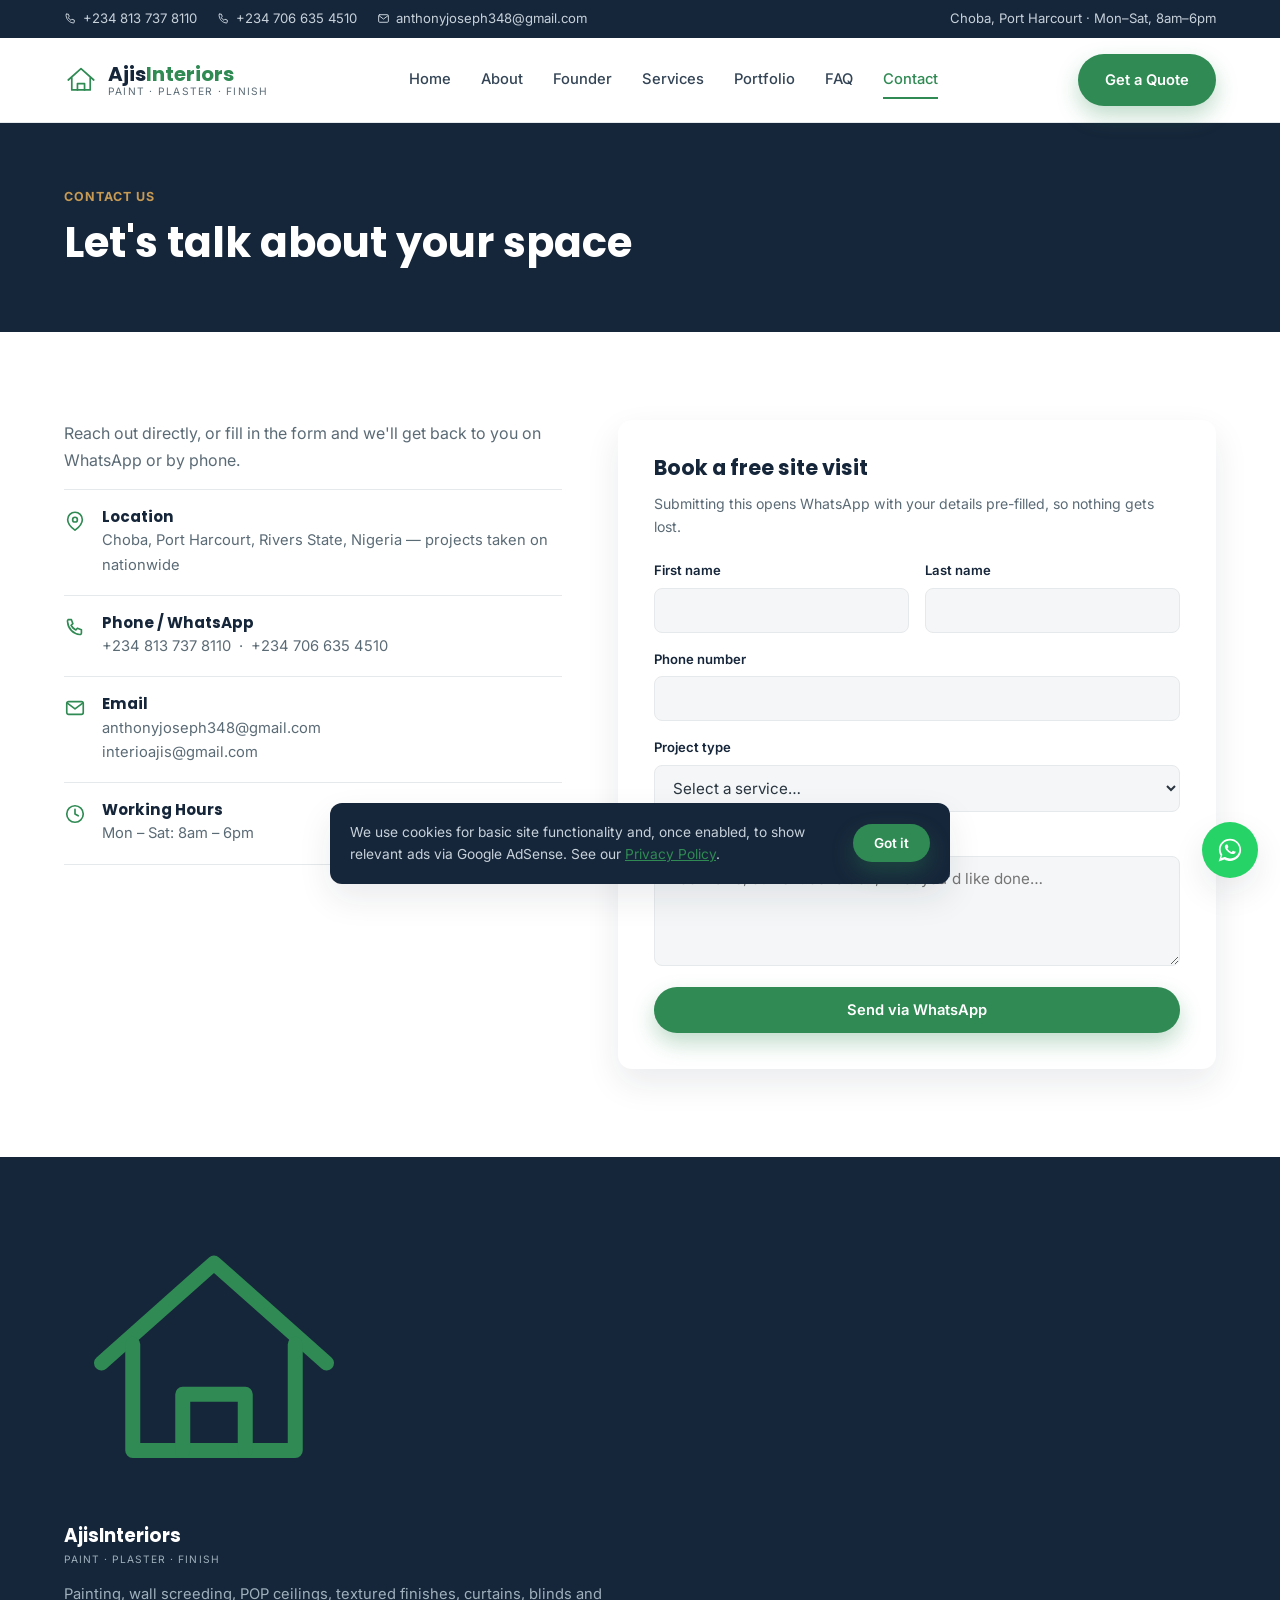
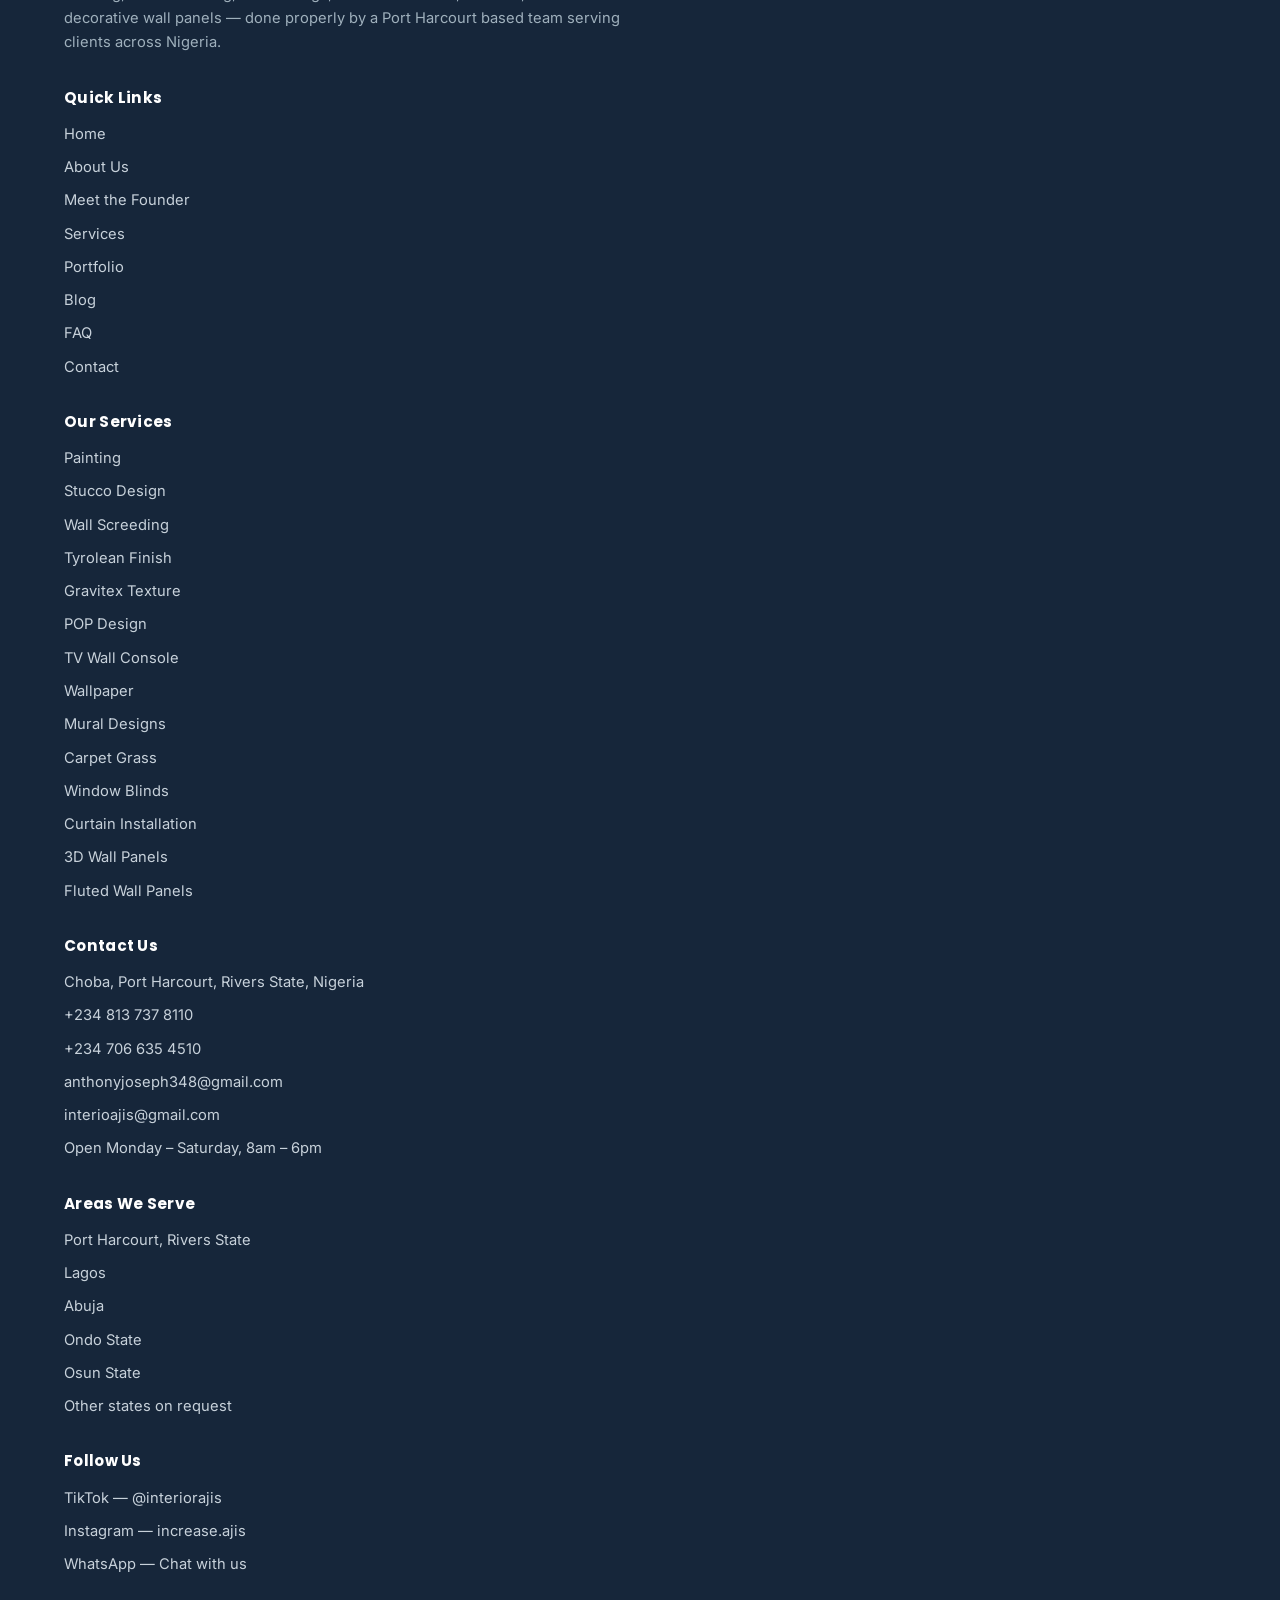
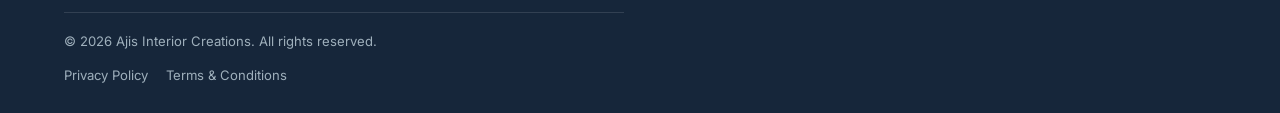
<file: contact.html>
<!doctype html>
<html lang="en">
<head>
<meta charset="UTF-8">
<meta name="viewport" content="width=device-width, initial-scale=1.0">
<title>Contact Us | Ajis Interior Creations</title>
<meta name="description" content="Get in touch with Ajis Interior Creations for a free site visit and quote — painting, POP, screeding, curtains and more, serving clients across Nigeria.">
<link rel="canonical" href="https://mmakaprince0-design.github.io/Ajis-Interior-Creation/contact.html">
<link rel="preconnect" href="https://fonts.googleapis.com">
<link rel="preconnect" href="https://fonts.gstatic.com" crossorigin>
<link href="https://fonts.googleapis.com/css2?family=Poppins:wght@500;600;700&family=Inter:wght@400;500;600&display=swap" rel="stylesheet">
<link rel="stylesheet" href="style.css">
<script src="https://cdn.cookiehub.eu/c2/7d48eb61.js"></script>
<script type="text/javascript">
document.addEventListener("DOMContentLoaded", function(event) {
var cpm = {};
window.cookiehub.load(cpm);
});
</script>
</head>
<body>
<div class="top-strip">
  <div class="container">
    <div class="top-strip-links">
      <a href="tel:+2348137378110"><svg class="ts-ic" viewBox="0 0 24 24" fill="none" stroke="currentColor" stroke-width="1.8" stroke-linecap="round" stroke-linejoin="round"><path d="M4.5 4h3.6l1.6 4.4-2 1.7a12.6 12.6 0 0 0 5.2 5.2l1.7-2 4.4 1.6v3.6c0 1-.8 1.8-1.8 1.7-7-0.5-12.7-6.2-13.2-13.2C3.3 5.3 4 4.5 4.5 4Z"/></svg> +234 813 737 8110</a>
      <a href="tel:+2347066354510"><svg class="ts-ic" viewBox="0 0 24 24" fill="none" stroke="currentColor" stroke-width="1.8" stroke-linecap="round" stroke-linejoin="round"><path d="M4.5 4h3.6l1.6 4.4-2 1.7a12.6 12.6 0 0 0 5.2 5.2l1.7-2 4.4 1.6v3.6c0 1-.8 1.8-1.8 1.7-7-0.5-12.7-6.2-13.2-13.2C3.3 5.3 4 4.5 4.5 4Z"/></svg> +234 706 635 4510</a>
      <a href="mailto:anthonyjoseph348@gmail.com"><svg class="ts-ic" viewBox="0 0 24 24" fill="none" stroke="currentColor" stroke-width="1.8" stroke-linecap="round" stroke-linejoin="round"><rect x="3" y="5" width="18" height="14" rx="2"/><path d="m4 7 8 6 8-6"/></svg> anthonyjoseph348@gmail.com</a>
    </div>
    <div>Choba, Port Harcourt · Mon–Sat, 8am–6pm</div>
  </div>
</div>

<header class="site-header">
  <div class="container">
    <a href="index.html" class="brand">
      <span class="brand-icon" aria-hidden="true">
        <svg viewBox="0 0 48 48" fill="none" stroke="currentColor" stroke-width="2.4" stroke-linecap="round" stroke-linejoin="round">
          <path d="M6 24L24 8l18 16"/>
          <path d="M11 21v17h26V21"/>
          <path d="M19 38v-9h10v9"/>
        </svg>
      </span>
      <span class="brand-text">
        <span class="brand-name">Ajis<span>Interiors</span></span>
        <span class="brand-tag">Paint · Plaster · Finish</span>
      </span>
    </a>
    <nav class="main-nav" id="main-nav">
      <a href="index.html">Home</a>
      <a href="about.html">About</a>
      <a href="founder.html">Founder</a>
      <a href="service.html">Services</a>
      <a href="portfolio.html">Portfolio</a>
      <a href="index.html#faq">FAQ</a>
      <a href="contact.html" class="active">Contact</a>
    </nav>
    <div class="header-actions">
      <a href="contact.html" class="btn btn-primary">Get a Quote</a>
      <button class="nav-toggle" id="nav-toggle" aria-label="Toggle menu" aria-expanded="false" aria-controls="main-nav">
        <span></span><span></span><span></span>
      </button>
    </div>
  </div>
</header>

<div class="page-hero">
  <div class="container">
    <div class="eyebrow" style="color:#c79a54">Contact Us</div>
    <h1>Let's talk about your space</h1>
  </div>
</div>

<section>
  <div class="container contact-wrap">
    <div class="contact-info">
      <p>Reach out directly, or fill in the form and we'll get back to you on WhatsApp or by phone.</p>
      <div class="info-row"><div class="ic"><svg viewBox="0 0 24 24" fill="none" stroke="currentColor" stroke-width="1.8" stroke-linecap="round" stroke-linejoin="round"><path d="M20 10.5c0 5.5-8 11.5-8 11.5s-8-6-8-11.5a8 8 0 1 1 16 0Z"/><circle cx="12" cy="10.5" r="2.6"/></svg></div><div><h4>Location</h4><p>Choba, Port Harcourt, Rivers State, Nigeria — projects taken on nationwide</p></div></div>
      <div class="info-row"><div class="ic"><svg viewBox="0 0 24 24" fill="none" stroke="currentColor" stroke-width="1.8" stroke-linecap="round" stroke-linejoin="round"><path d="M4.5 4h3.6l1.6 4.4-2 1.7a12.6 12.6 0 0 0 5.2 5.2l1.7-2 4.4 1.6v3.6c0 1-.8 1.8-1.8 1.7-7-0.5-12.7-6.2-13.2-13.2C3.3 5.3 4 4.5 4.5 4Z"/></svg></div><div><h4>Phone / WhatsApp</h4><p><a href="tel:+2348137378110">+234 813 737 8110</a> &nbsp;·&nbsp; <a href="tel:+2347066354510">+234 706 635 4510</a></p></div></div>
      <div class="info-row"><div class="ic"><svg viewBox="0 0 24 24" fill="none" stroke="currentColor" stroke-width="1.8" stroke-linecap="round" stroke-linejoin="round"><rect x="3" y="5" width="18" height="14" rx="2"/><path d="m4 7 8 6 8-6"/></svg></div><div><h4>Email</h4><p><a href="mailto:anthonyjoseph348@gmail.com">anthonyjoseph348@gmail.com</a><br><a href="mailto:interioajis@gmail.com">interioajis@gmail.com</a></p></div></div>
      <div class="info-row"><div class="ic"><svg viewBox="0 0 24 24" fill="none" stroke="currentColor" stroke-width="1.8" stroke-linecap="round" stroke-linejoin="round"><circle cx="12" cy="12" r="9"/><path d="M12 7v5l3.5 2"/></svg></div><div><h4>Working Hours</h4><p>Mon – Sat: 8am – 6pm</p></div></div>
    </div>

    <div class="contact-form">
      <h3>Book a free site visit</h3>
      <p class="form-note">Submitting this opens WhatsApp with your details pre-filled, so nothing gets lost.</p>
      <form id="consult-form">
        <div class="form-grid">
          <div><label for="firstName">First name</label><input type="text" id="firstName" name="firstName" required></div>
          <div><label for="lastName">Last name</label><input type="text" id="lastName" name="lastName"></div>
          <div class="full"><label for="phone">Phone number</label><input type="tel" id="phone" name="phone" required></div>
          <div class="full">
            <label for="service">Project type</label>
            <select id="service" name="service">
              <option value="">Select a service…</option>
              <option>Painting</option>
              <option>Wall Screeding</option>
              <option>Stucco / Tyrolean Finish</option>
              <option>POP Ceiling Design</option>
              <option>Wallpaper Installation</option>
              <option>Curtains &amp; Window Blinds</option>
              <option>3D / Fluted Wall Panels</option>
              <option>Something else</option>
            </select>
          </div>
          <div class="full"><label for="message">Tell us about your space</label><textarea id="message" name="message" placeholder="Room size, current condition, what you'd like done…"></textarea></div>
        </div>
        <p class="form-status" id="form-status" role="status" aria-live="polite"></p>
        <button type="submit" class="btn btn-primary btn-block">Send via WhatsApp</button>
      </form>
    </div>
  </div>
</section>

<footer class="site-footer">
  <div class="container">
    <div class="footer-stack">

      <div class="footer-block">
        <a class="footer-brand" href="index.html">
          <span class="brand-icon" aria-hidden="true"><svg viewBox="0 0 48 48" fill="none" stroke="currentColor" stroke-width="2.4" stroke-linecap="round" stroke-linejoin="round"><path d="M6 24L24 8l18 16"/><path d="M11 21v17h26V21"/><path d="M19 38v-9h10v9"/></svg></span>
          <span><span class="brand-name">AjisInteriors</span><span class="brand-tag">Paint · Plaster · Finish</span></span>
        </a>
        <p>Painting, wall screeding, POP ceilings, textured finishes, curtains, blinds and decorative wall panels — done properly by a Port Harcourt based team serving clients across Nigeria.</p>
      </div>

      <div class="footer-block">
        <h5>Quick Links</h5>
        <ul><li><a href="index.html">Home</a></li><li><a href="about.html">About Us</a></li><li><a href="founder.html">Meet the Founder</a></li><li><a href="service.html">Services</a></li><li><a href="portfolio.html">Portfolio</a></li><li><a href="service.html">Blog</a></li><li><a href="index.html#faq">FAQ</a></li><li><a href="contact.html">Contact</a></li></ul>
      </div>

      <div class="footer-block">
        <h5>Our Services</h5>
        <ul><li><a href="service.html#article-painting">Painting</a></li><li><a href="service.html#article-stucco">Stucco Design</a></li><li><a href="service.html#article-screeding">Wall Screeding</a></li><li><a href="service.html#article-tyrolean">Tyrolean Finish</a></li><li><a href="service.html#article-gravitex">Gravitex Texture</a></li><li><a href="service.html#article-pop-design">POP Design</a></li><li><a href="service.html#article-tv-console">TV Wall Console</a></li><li><a href="service.html#article-wallpaper">Wallpaper</a></li><li><a href="service.html#article-mural">Mural Designs</a></li><li><a href="service.html#article-carpet-grass">Carpet Grass</a></li><li><a href="service.html#article-blinds">Window Blinds</a></li><li><a href="service.html#article-curtains">Curtain Installation</a></li><li><a href="service.html#article-3d-panels">3D Wall Panels</a></li><li><a href="service.html#article-fluted-panels">Fluted Wall Panels</a></li></ul>
      </div>
      <div class="footer-block">
        <h5>Contact Us</h5>
        <ul>
          <li>Choba, Port Harcourt, Rivers State, Nigeria</li>
          <li><a href="tel:+2348137378110">+234 813 737 8110</a></li>
          <li><a href="tel:+2347066354510">+234 706 635 4510</a></li>
          <li><a href="mailto:anthonyjoseph348@gmail.com">anthonyjoseph348@gmail.com</a></li>
          <li><a href="mailto:interioajis@gmail.com">interioajis@gmail.com</a></li>
          <li>Open Monday – Saturday, 8am – 6pm</li>
        </ul>
      </div>

      <div class="footer-block">
        <h5>Areas We Serve</h5>
        <ul>
          <li>Port Harcourt, Rivers State</li>
          <li>Lagos</li>
          <li>Abuja</li>
          <li>Ondo State</li>
          <li>Osun State</li>
          <li>Other states on request</li>
        </ul>
      </div>

      <div class="footer-block">
        <h5>Follow Us</h5>
        <ul>
          <li><a href="https://www.tiktok.com/@interiorajis" target="_blank" rel="noopener">TikTok — @interiorajis</a></li>
          <li><a href="https://www.instagram.com/increase.ajis" target="_blank" rel="noopener">Instagram — increase.ajis</a></li>
          <li><a href="https://wa.me/2348137378110" target="_blank" rel="noopener">WhatsApp — Chat with us</a></li>
        </ul>
      </div>

    </div>
    <div class="footer-bottom">
      <div>© <span id="year">2026</span> Ajis Interior Creations. All rights reserved.</div>
      <div class="legal-links"><a href="privacy-policy.html">Privacy Policy</a><a href="terms.html">Terms &amp; Conditions</a></div>
    </div>
  </div>
</footer>

<a class="whatsapp-fab" href="https://wa.me/2348137378110" aria-label="Chat on WhatsApp" target="_blank" rel="noopener">
  <svg viewBox="0 0 32 32" fill="currentColor"><path d="M16 3C9 3 3.3 8.6 3.3 15.5c0 2.6.7 5 2 7.1L3 29l6.6-2.2c2 1.1 4.2 1.7 6.4 1.7 7 0 12.7-5.6 12.7-12.5C28.7 8.6 23 3 16 3zm0 22.7c-2 0-4-.6-5.7-1.6l-.4-.2-3.9 1.3 1.3-3.8-.3-.4a10.4 10.4 0 0 1-1.7-5.5c0-5.7 4.7-10.4 10.7-10.4S26.7 9.8 26.7 15.5 22 25.7 16 25.7zm5.9-7.8c-.3-.2-1.9-.9-2.2-1s-.5-.2-.7.2-.8 1-.9 1.2-.3.2-.6 0a8.7 8.7 0 0 1-4.3-3.8c-.3-.6.3-.5.9-1.7.1-.2 0-.4 0-.5l-.9-2.2c-.2-.5-.5-.5-.7-.5h-.6c-.2 0-.5.1-.8.4-.3.3-1 1-1 2.4s1.1 2.8 1.2 3c.1.2 2.1 3.2 5.1 4.5.7.3 1.3.5 1.7.6.7.2 1.4.2 1.9.1.6-.1 1.9-.8 2.1-1.5.3-.7.3-1.4.2-1.5-.1-.2-.3-.3-.6-.4z"/></svg>
</a>

<div class="cookie-banner" id="cookie-banner" hidden>
  <p>We use cookies for basic site functionality and, once enabled, to show relevant ads via Google AdSense. See our <a href="privacy-policy.html">Privacy Policy</a>.</p>
  <button class="btn btn-primary" id="cookie-accept">Got it</button>
</div>

<script src="script.js"></script>
</body>
</html>
</file>
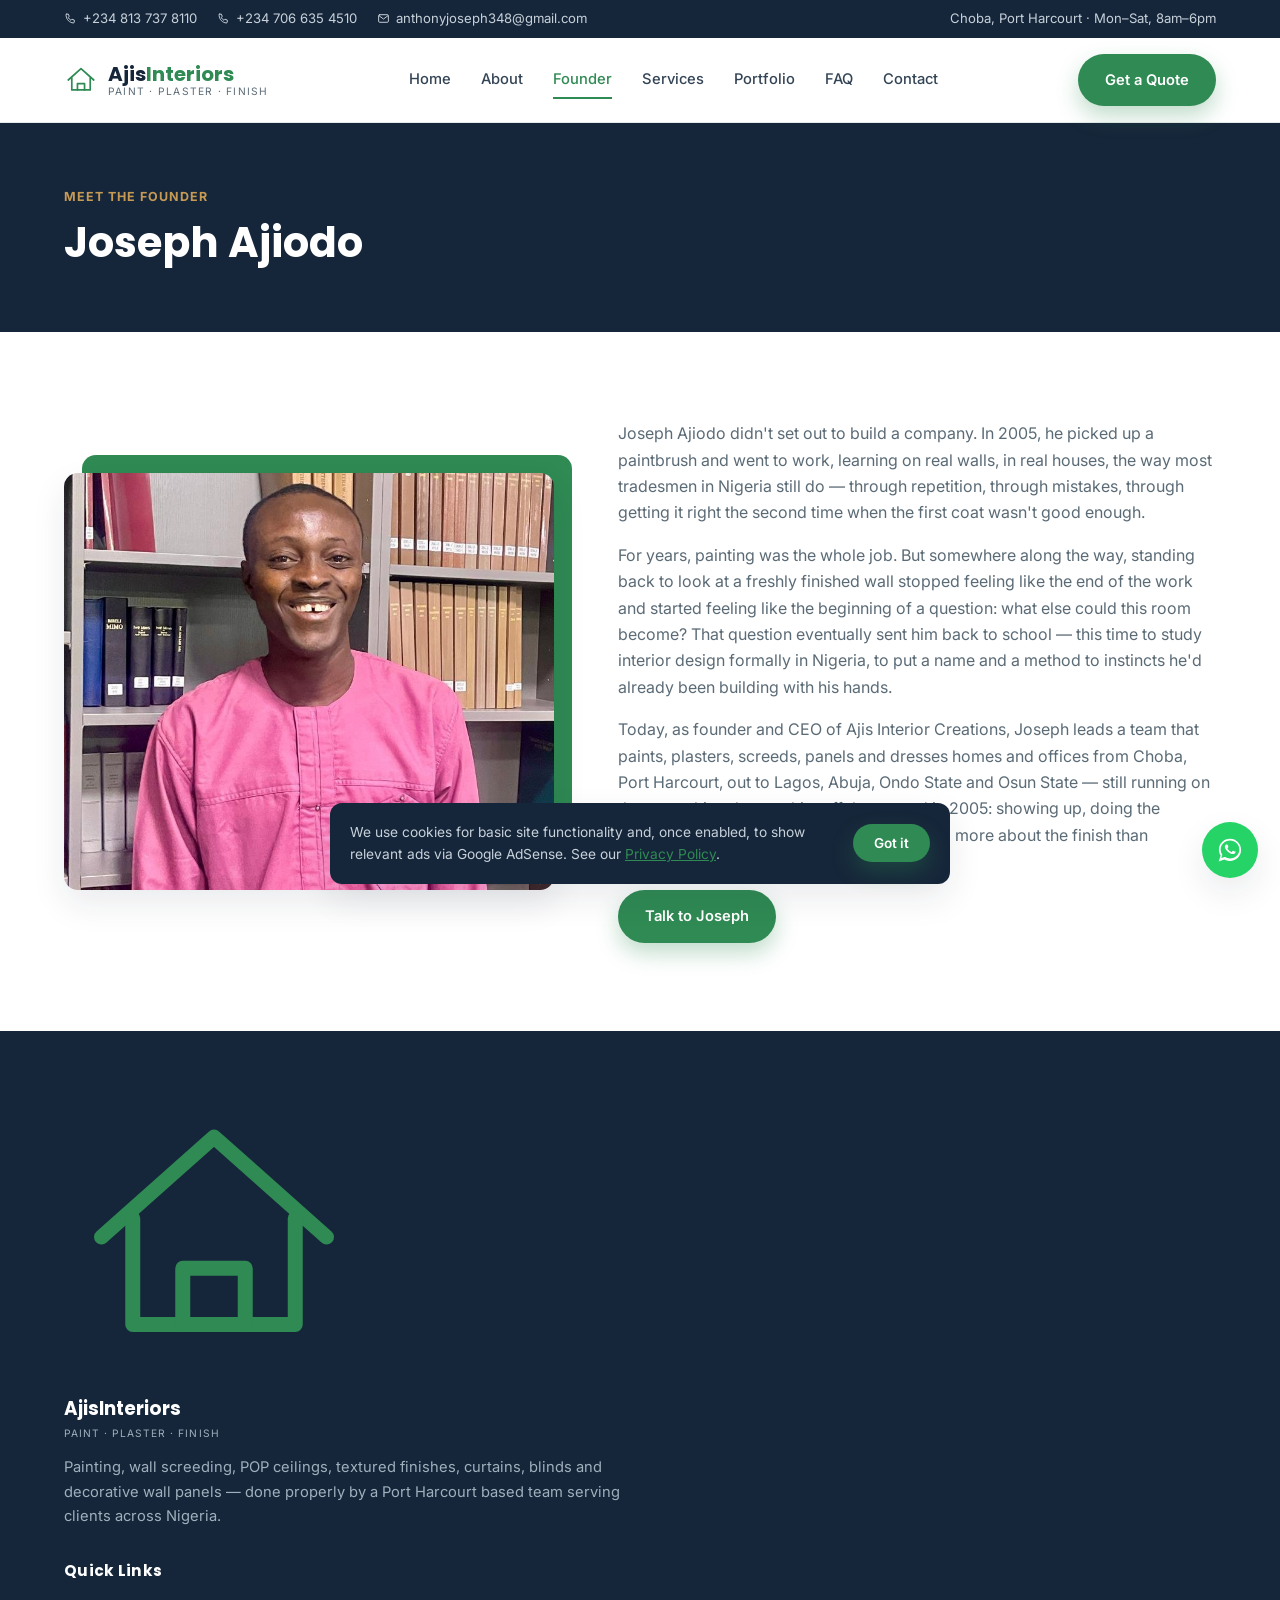
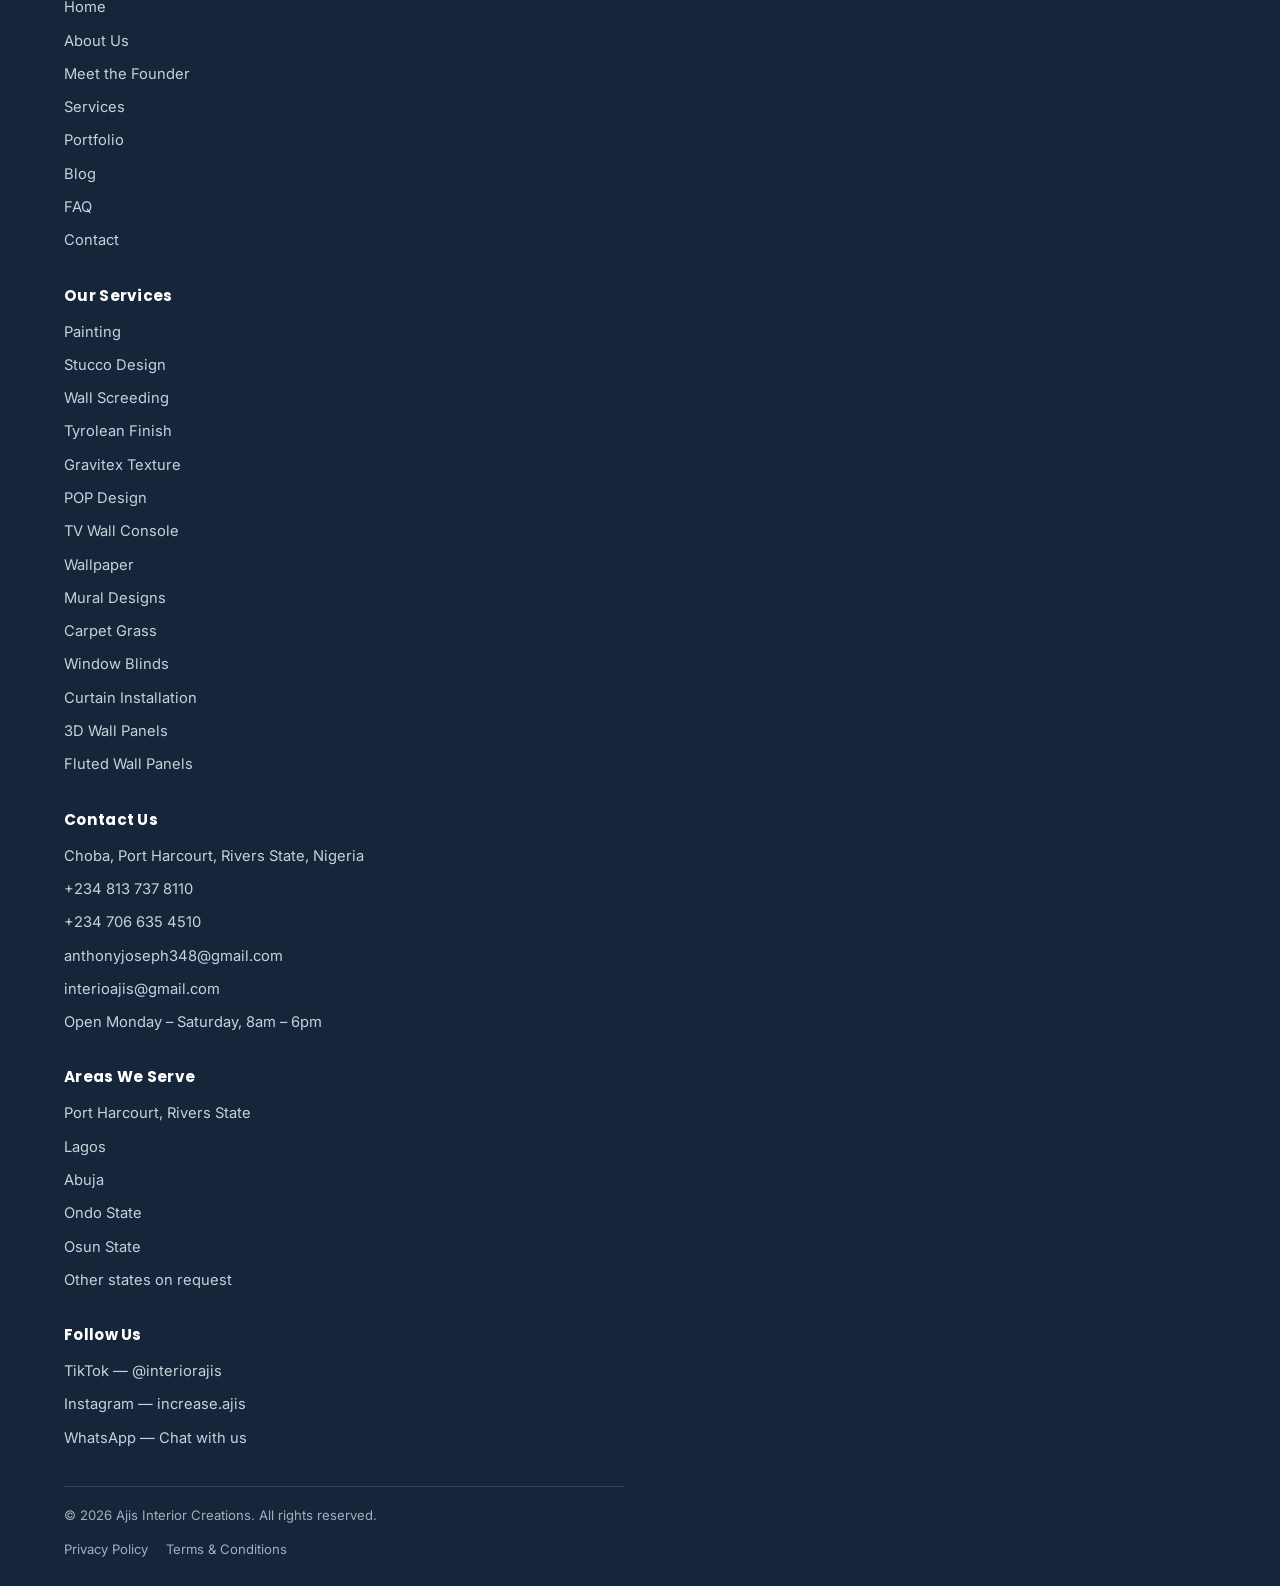
<file: founder.html>
<!doctype html>
<html lang="en">
<head>
<meta charset="UTF-8">
<meta name="viewport" content="width=device-width, initial-scale=1.0">
<title>Meet Joseph Ajiodo, Founder | Ajis Interior Creations</title>
<meta name="description" content="Meet Joseph Ajiodo, founder and CEO of Ajis Interior Creations — from picking up a paintbrush in 2005 to leading a nationwide finishing and interior works team.">
<link rel="canonical" href="https://mmakaprince0-design.github.io/Ajis-Interior-Creation/founder.html">
<link rel="preconnect" href="https://fonts.googleapis.com">
<link rel="preconnect" href="https://fonts.gstatic.com" crossorigin>
<link href="https://fonts.googleapis.com/css2?family=Poppins:wght@500;600;700&family=Inter:wght@400;500;600&display=swap" rel="stylesheet">
<link rel="stylesheet" href="style.css">
  <script src="https://cdn.cookiehub.eu/c2/7d48eb61.js"></script>
<script type="text/javascript">
document.addEventListener("DOMContentLoaded", function(event) {
var cpm = {};
window.cookiehub.load(cpm);
});
</script>
</head>
<body>
<div class="top-strip">
  <div class="container">
    <div class="top-strip-links">
      <a href="tel:+2348137378110"><svg class="ts-ic" viewBox="0 0 24 24" fill="none" stroke="currentColor" stroke-width="1.8" stroke-linecap="round" stroke-linejoin="round"><path d="M4.5 4h3.6l1.6 4.4-2 1.7a12.6 12.6 0 0 0 5.2 5.2l1.7-2 4.4 1.6v3.6c0 1-.8 1.8-1.8 1.7-7-0.5-12.7-6.2-13.2-13.2C3.3 5.3 4 4.5 4.5 4Z"/></svg> +234 813 737 8110</a>
      <a href="tel:+2347066354510"><svg class="ts-ic" viewBox="0 0 24 24" fill="none" stroke="currentColor" stroke-width="1.8" stroke-linecap="round" stroke-linejoin="round"><path d="M4.5 4h3.6l1.6 4.4-2 1.7a12.6 12.6 0 0 0 5.2 5.2l1.7-2 4.4 1.6v3.6c0 1-.8 1.8-1.8 1.7-7-0.5-12.7-6.2-13.2-13.2C3.3 5.3 4 4.5 4.5 4Z"/></svg> +234 706 635 4510</a>
      <a href="mailto:anthonyjoseph348@gmail.com"><svg class="ts-ic" viewBox="0 0 24 24" fill="none" stroke="currentColor" stroke-width="1.8" stroke-linecap="round" stroke-linejoin="round"><rect x="3" y="5" width="18" height="14" rx="2"/><path d="m4 7 8 6 8-6"/></svg> anthonyjoseph348@gmail.com</a>
    </div>
    <div>Choba, Port Harcourt · Mon–Sat, 8am–6pm</div>
  </div>
</div>

<header class="site-header">
  <div class="container">
    <a href="index.html" class="brand">
      <span class="brand-icon" aria-hidden="true">
        <svg viewBox="0 0 48 48" fill="none" stroke="currentColor" stroke-width="2.4" stroke-linecap="round" stroke-linejoin="round">
          <path d="M6 24L24 8l18 16"/>
          <path d="M11 21v17h26V21"/>
          <path d="M19 38v-9h10v9"/>
        </svg>
      </span>
      <span class="brand-text">
        <span class="brand-name">Ajis<span>Interiors</span></span>
        <span class="brand-tag">Paint · Plaster · Finish</span>
      </span>
    </a>
    <nav class="main-nav" id="main-nav">
      <a href="index.html">Home</a>
      <a href="about.html">About</a>
      <a href="founder.html" class="active">Founder</a>
      <a href="service.html">Services</a>
      <a href="portfolio.html">Portfolio</a>
      <a href="index.html#faq">FAQ</a>
      <a href="contact.html">Contact</a>
    </nav>
    <div class="header-actions">
      <a href="contact.html" class="btn btn-primary">Get a Quote</a>
      <button class="nav-toggle" id="nav-toggle" aria-label="Toggle menu" aria-expanded="false" aria-controls="main-nav">
        <span></span><span></span><span></span>
      </button>
    </div>
  </div>
</header>

<div class="page-hero">
  <div class="container">
    <div class="eyebrow" style="color:#c79a54">Meet the Founder</div>
    <h1>Joseph Ajiodo</h1>
  </div>
</div>

<section>
  <div class="container about-wrap">
    <div class="about-media">
      <img src="founder-joseph-ajiodo.jpg" alt="Joseph Ajiodo, founder of Ajis Interior Creations">
    </div>
    <div>
      <p>Joseph Ajiodo didn't set out to build a company. In 2005, he picked up a paintbrush and went to work, learning on real walls, in real houses, the way most tradesmen in Nigeria still do — through repetition, through mistakes, through getting it right the second time when the first coat wasn't good enough.</p>
      <p>For years, painting was the whole job. But somewhere along the way, standing back to look at a freshly finished wall stopped feeling like the end of the work and started feeling like the beginning of a question: what else could this room become? That question eventually sent him back to school — this time to study interior design formally in Nigeria, to put a name and a method to instincts he'd already been building with his hands.</p>
      <p>Today, as founder and CEO of Ajis Interior Creations, Joseph leads a team that paints, plasters, screeds, panels and dresses homes and offices from Choba, Port Harcourt, out to Lagos, Abuja, Ondo State and Osun State — still running on the same thing that got him off the ground in 2005: showing up, doing the unglamorous prep work properly, and caring more about the finish than anyone's paying him to.</p>
      <a href="contact.html" class="btn btn-primary">Talk to Joseph</a>
    </div>
  </div>
</section>

<footer class="site-footer">
  <div class="container">
    <div class="footer-stack">

      <div class="footer-block">
        <a class="footer-brand" href="index.html">
          <span class="brand-icon" aria-hidden="true"><svg viewBox="0 0 48 48" fill="none" stroke="currentColor" stroke-width="2.4" stroke-linecap="round" stroke-linejoin="round"><path d="M6 24L24 8l18 16"/><path d="M11 21v17h26V21"/><path d="M19 38v-9h10v9"/></svg></span>
          <span><span class="brand-name">AjisInteriors</span><span class="brand-tag">Paint · Plaster · Finish</span></span>
        </a>
        <p>Painting, wall screeding, POP ceilings, textured finishes, curtains, blinds and decorative wall panels — done properly by a Port Harcourt based team serving clients across Nigeria.</p>
      </div>

      <div class="footer-block">
        <h5>Quick Links</h5>
        <ul><li><a href="index.html">Home</a></li><li><a href="about.html">About Us</a></li><li><a href="founder.html">Meet the Founder</a></li><li><a href="service.html">Services</a></li><li><a href="portfolio.html">Portfolio</a></li><li><a href="service.html">Blog</a></li><li><a href="index.html#faq">FAQ</a></li><li><a href="contact.html">Contact</a></li></ul>
      </div>

      <div class="footer-block">
        <h5>Our Services</h5>
        <ul><li><a href="service.html#article-painting">Painting</a></li><li><a href="service.html#article-stucco">Stucco Design</a></li><li><a href="service.html#article-screeding">Wall Screeding</a></li><li><a href="service.html#article-tyrolean">Tyrolean Finish</a></li><li><a href="service.html#article-gravitex">Gravitex Texture</a></li><li><a href="service.html#article-pop-design">POP Design</a></li><li><a href="service.html#article-tv-console">TV Wall Console</a></li><li><a href="service.html#article-wallpaper">Wallpaper</a></li><li><a href="service.html#article-mural">Mural Designs</a></li><li><a href="service.html#article-carpet-grass">Carpet Grass</a></li><li><a href="service.html#article-blinds">Window Blinds</a></li><li><a href="service.html#article-curtains">Curtain Installation</a></li><li><a href="service.html#article-3d-panels">3D Wall Panels</a></li><li><a href="service.html#article-fluted-panels">Fluted Wall Panels</a></li></ul>
      </div>
      <div class="footer-block">
        <h5>Contact Us</h5>
        <ul>
          <li>Choba, Port Harcourt, Rivers State, Nigeria</li>
          <li><a href="tel:+2348137378110">+234 813 737 8110</a></li>
          <li><a href="tel:+2347066354510">+234 706 635 4510</a></li>
          <li><a href="mailto:anthonyjoseph348@gmail.com">anthonyjoseph348@gmail.com</a></li>
          <li><a href="mailto:interioajis@gmail.com">interioajis@gmail.com</a></li>
          <li>Open Monday – Saturday, 8am – 6pm</li>
        </ul>
      </div>

      <div class="footer-block">
        <h5>Areas We Serve</h5>
        <ul>
          <li>Port Harcourt, Rivers State</li>
          <li>Lagos</li>
          <li>Abuja</li>
          <li>Ondo State</li>
          <li>Osun State</li>
          <li>Other states on request</li>
        </ul>
      </div>

      <div class="footer-block">
        <h5>Follow Us</h5>
        <ul>
          <li><a href="https://www.tiktok.com/@interiorajis" target="_blank" rel="noopener">TikTok — @interiorajis</a></li>
          <li><a href="https://www.instagram.com/increase.ajis" target="_blank" rel="noopener">Instagram — increase.ajis</a></li>
          <li><a href="https://wa.me/2348137378110" target="_blank" rel="noopener">WhatsApp — Chat with us</a></li>
        </ul>
      </div>

    </div>
    <div class="footer-bottom">
      <div>© <span id="year">2026</span> Ajis Interior Creations. All rights reserved.</div>
      <div class="legal-links"><a href="privacy-policy.html">Privacy Policy</a><a href="terms.html">Terms &amp; Conditions</a></div>
    </div>
  </div>
</footer>

<a class="whatsapp-fab" href="https://wa.me/2348137378110" aria-label="Chat on WhatsApp" target="_blank" rel="noopener">
  <svg viewBox="0 0 32 32" fill="currentColor"><path d="M16 3C9 3 3.3 8.6 3.3 15.5c0 2.6.7 5 2 7.1L3 29l6.6-2.2c2 1.1 4.2 1.7 6.4 1.7 7 0 12.7-5.6 12.7-12.5C28.7 8.6 23 3 16 3zm0 22.7c-2 0-4-.6-5.7-1.6l-.4-.2-3.9 1.3 1.3-3.8-.3-.4a10.4 10.4 0 0 1-1.7-5.5c0-5.7 4.7-10.4 10.7-10.4S26.7 9.8 26.7 15.5 22 25.7 16 25.7zm5.9-7.8c-.3-.2-1.9-.9-2.2-1s-.5-.2-.7.2-.8 1-.9 1.2-.3.2-.6 0a8.7 8.7 0 0 1-4.3-3.8c-.3-.6.3-.5.9-1.7.1-.2 0-.4 0-.5l-.9-2.2c-.2-.5-.5-.5-.7-.5h-.6c-.2 0-.5.1-.8.4-.3.3-1 1-1 2.4s1.1 2.8 1.2 3c.1.2 2.1 3.2 5.1 4.5.7.3 1.3.5 1.7.6.7.2 1.4.2 1.9.1.6-.1 1.9-.8 2.1-1.5.3-.7.3-1.4.2-1.5-.1-.2-.3-.3-.6-.4z"/></svg>
</a>

<div class="cookie-banner" id="cookie-banner" hidden>
  <p>We use cookies for basic site functionality and, once enabled, to show relevant ads via Google AdSense. See our <a href="privacy-policy.html">Privacy Policy</a>.</p>
  <button class="btn btn-primary" id="cookie-accept">Got it</button>
</div>

<script src="script.js"></script>
</body>
</html>
</file>
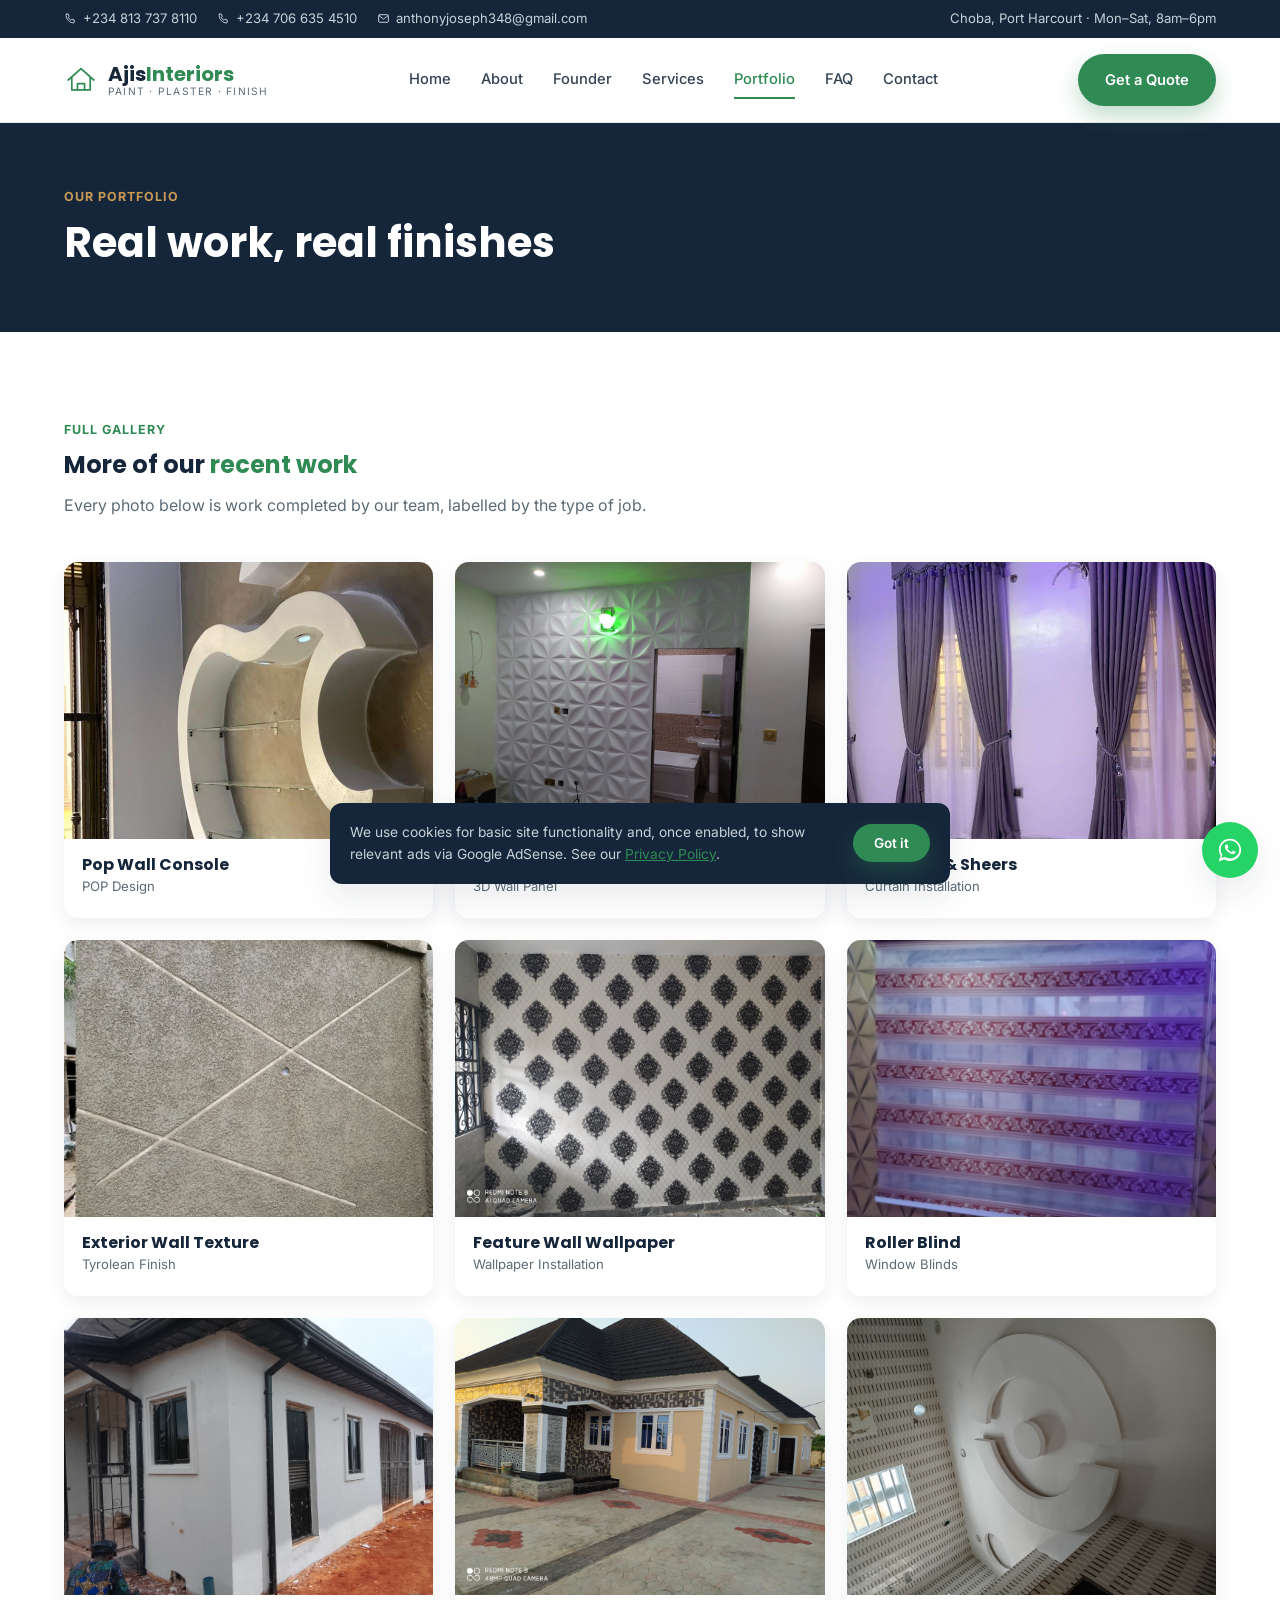
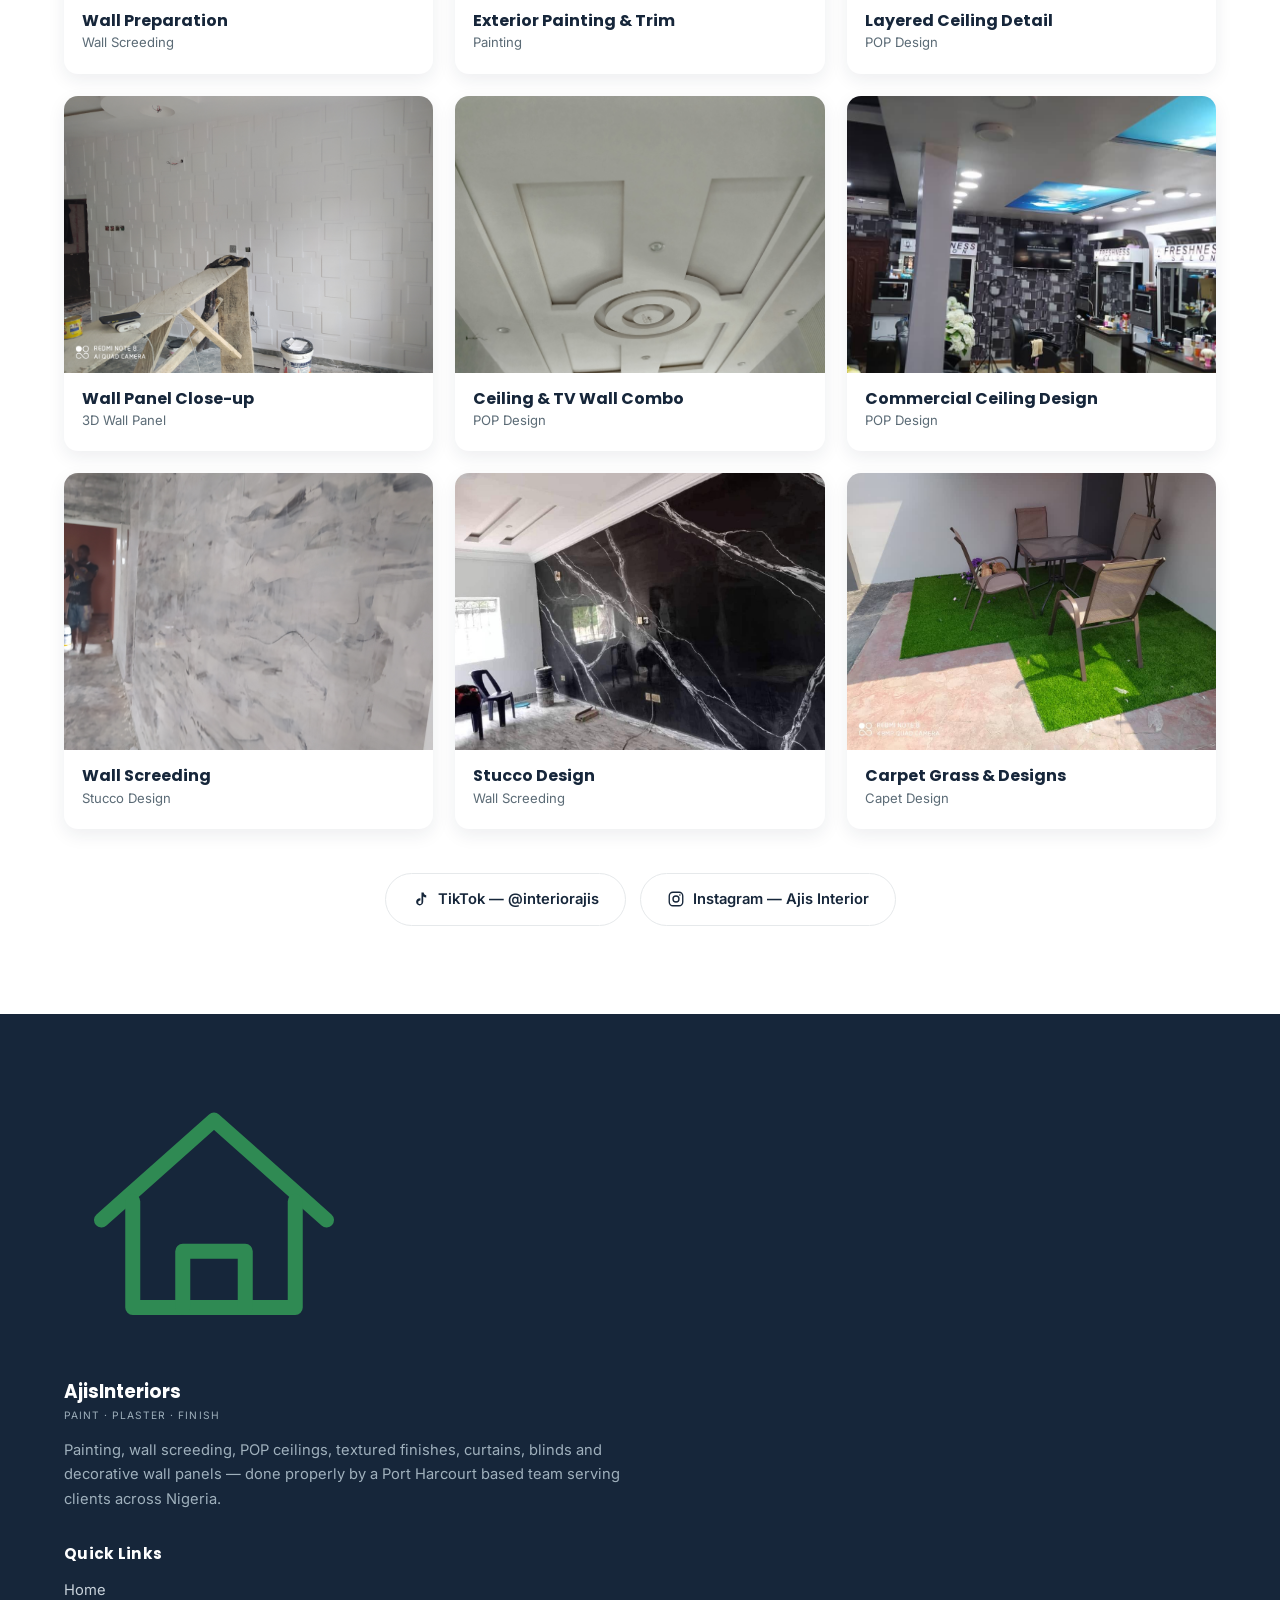
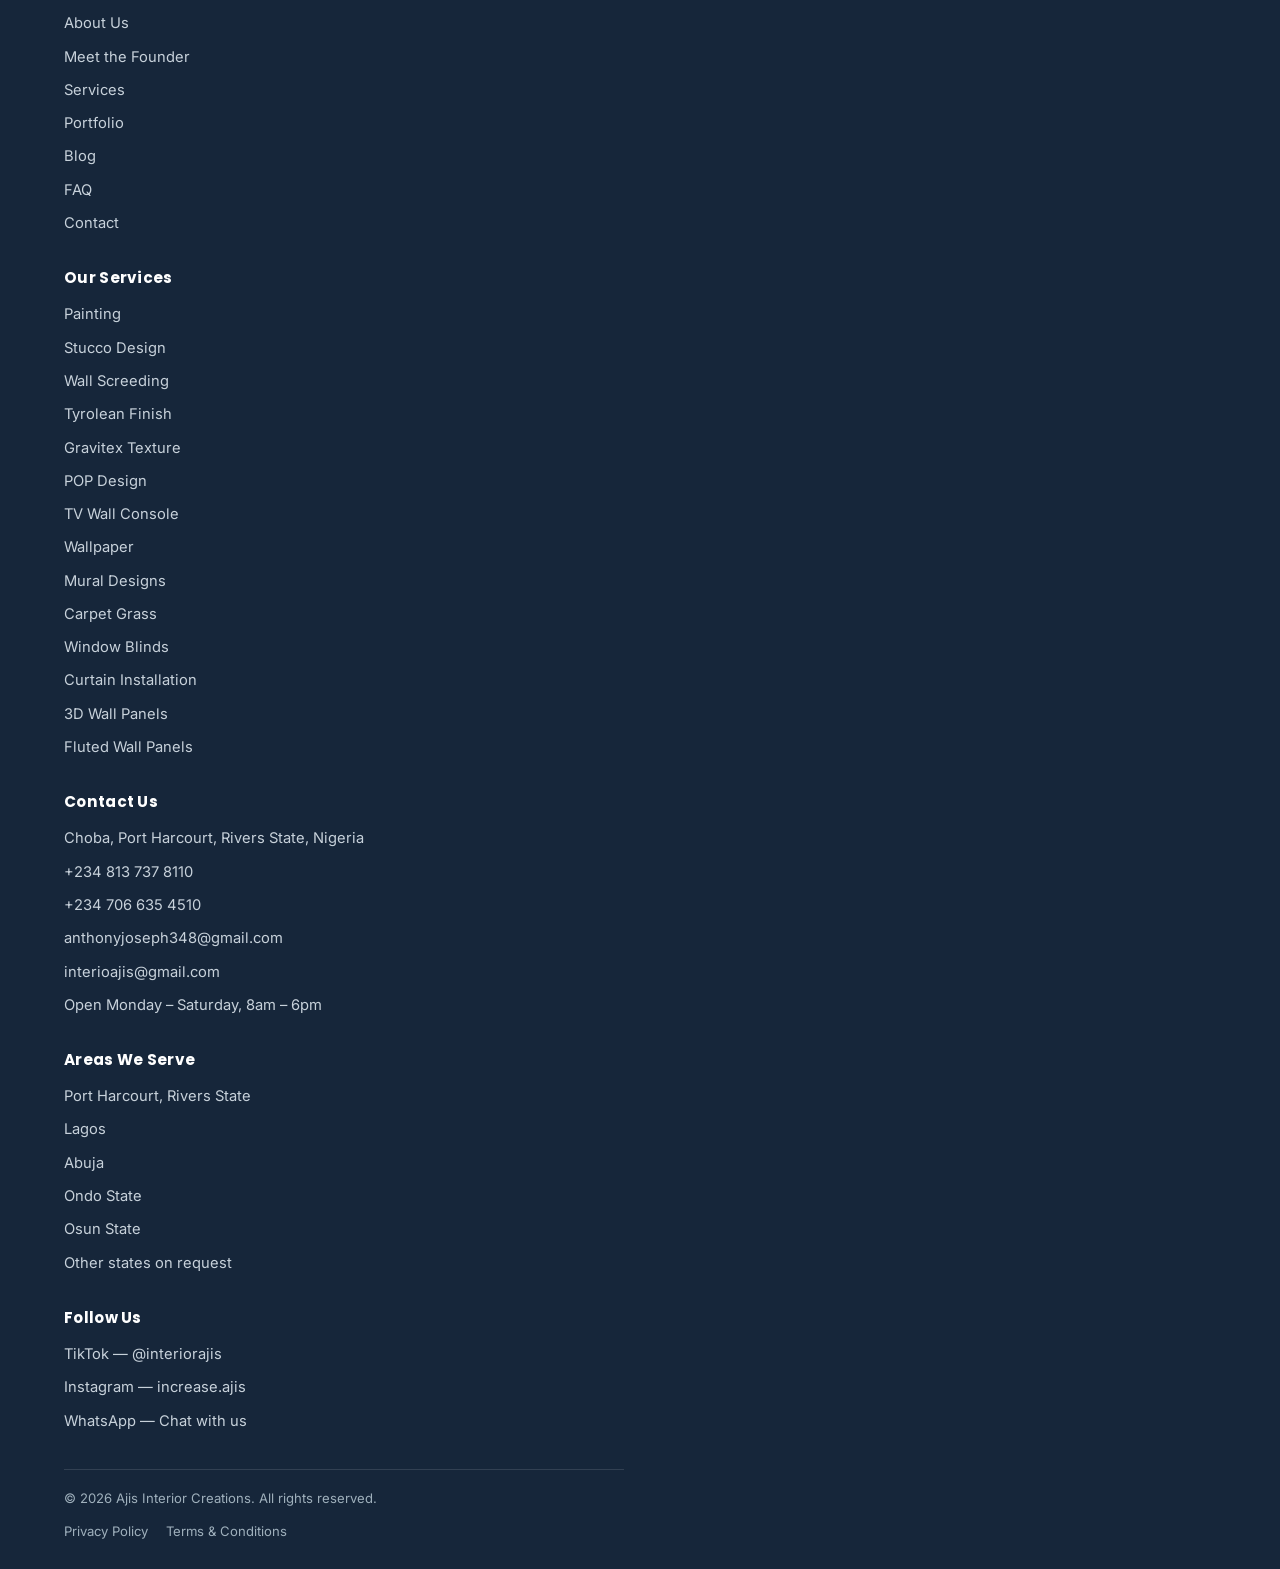
<file: portfolio.html>
<!doctype html>
<html lang="en">
<head>
<meta charset="UTF-8">
<meta name="viewport" content="width=device-width, initial-scale=1.0">
<title>Our Portfolio | Completed Projects — Ajis Interior Creations</title>
<meta name="description" content="Browse completed painting, POP ceiling, screeding, curtain, wallpaper and wall panel projects by Ajis Interior Creations, serving clients across Nigeria.">
<link rel="canonical" href="https://mmakaprince0-design.github.io/Ajis-Interior-Creation/portfolio.html">
<link rel="preconnect" href="https://fonts.googleapis.com">
<link rel="preconnect" href="https://fonts.gstatic.com" crossorigin>
<link href="https://fonts.googleapis.com/css2?family=Poppins:wght@500;600;700&family=Inter:wght@400;500;600&display=swap" rel="stylesheet">
<link rel="stylesheet" href="style.css">
<script src="https://cdn.cookiehub.eu/c2/7d48eb61.js"></script>
<script type="text/javascript">
document.addEventListener("DOMContentLoaded", function(event) {
var cpm = {};
window.cookiehub.load(cpm);
});
</script>
</head>
<body>
<div class="top-strip">
  <div class="container">
    <div class="top-strip-links">
      <a href="tel:+2348137378110"><svg class="ts-ic" viewBox="0 0 24 24" fill="none" stroke="currentColor" stroke-width="1.8" stroke-linecap="round" stroke-linejoin="round"><path d="M4.5 4h3.6l1.6 4.4-2 1.7a12.6 12.6 0 0 0 5.2 5.2l1.7-2 4.4 1.6v3.6c0 1-.8 1.8-1.8 1.7-7-0.5-12.7-6.2-13.2-13.2C3.3 5.3 4 4.5 4.5 4Z"/></svg> +234 813 737 8110</a>
      <a href="tel:+2347066354510"><svg class="ts-ic" viewBox="0 0 24 24" fill="none" stroke="currentColor" stroke-width="1.8" stroke-linecap="round" stroke-linejoin="round"><path d="M4.5 4h3.6l1.6 4.4-2 1.7a12.6 12.6 0 0 0 5.2 5.2l1.7-2 4.4 1.6v3.6c0 1-.8 1.8-1.8 1.7-7-0.5-12.7-6.2-13.2-13.2C3.3 5.3 4 4.5 4.5 4Z"/></svg> +234 706 635 4510</a>
      <a href="mailto:anthonyjoseph348@gmail.com"><svg class="ts-ic" viewBox="0 0 24 24" fill="none" stroke="currentColor" stroke-width="1.8" stroke-linecap="round" stroke-linejoin="round"><rect x="3" y="5" width="18" height="14" rx="2"/><path d="m4 7 8 6 8-6"/></svg> anthonyjoseph348@gmail.com</a>
    </div>
    <div>Choba, Port Harcourt · Mon–Sat, 8am–6pm</div>
  </div>
</div>

<header class="site-header">
  <div class="container">
    <a href="index.html" class="brand">
      <span class="brand-icon" aria-hidden="true">
        <svg viewBox="0 0 48 48" fill="none" stroke="currentColor" stroke-width="2.4" stroke-linecap="round" stroke-linejoin="round">
          <path d="M6 24L24 8l18 16"/>
          <path d="M11 21v17h26V21"/>
          <path d="M19 38v-9h10v9"/>
        </svg>
      </span>
      <span class="brand-text">
        <span class="brand-name">Ajis<span>Interiors</span></span>
        <span class="brand-tag">Paint · Plaster · Finish</span>
      </span>
    </a>
    <nav class="main-nav" id="main-nav">
      <a href="index.html">Home</a>
      <a href="about.html">About</a>
      <a href="founder.html">Founder</a>
      <a href="service.html">Services</a>
      <a href="portfolio.html" class="active">Portfolio</a>
      <a href="index.html#faq">FAQ</a>
      <a href="contact.html">Contact</a>
    </nav>
    <div class="header-actions">
      <a href="contact.html" class="btn btn-primary">Get a Quote</a>
      <button class="nav-toggle" id="nav-toggle" aria-label="Toggle menu" aria-expanded="false" aria-controls="main-nav">
        <span></span><span></span><span></span>
      </button>
    </div>
  </div>
</header>

<div class="page-hero">
  <div class="container">
    <div class="eyebrow" style="color:#c79a54">Our Portfolio</div>
    <h1>Real work, real finishes</h1>
  </div>
</div>

<section>
  <div class="container">
    <div class="section-head" style="max-width:640px;margin-bottom:44px;">
      <div class="eyebrow">Full gallery</div>
      <h2>More of our <span style="color:var(--green)">recent work</span></h2>
      <p>Every photo below is work completed by our team, labelled by the type of job.</p>
    </div>
    <div class="gallery-grid">
      <div class="proj-card"><img src="ajis interior.jpeg" alt="Pop Wall Console" loading="lazy"><div class="info"><h4>Pop Wall Console</h4><div class="tag">POP Design</div></div></div>
      <div class="proj-card"><img src="IMG_20201229_174541.jpg" alt="3D wall panel feature wall" loading="lazy"><div class="info"><h4>Feature Wall</h4><div class="tag">3D Wall Panel</div></div></div>
      <div class="proj-card"><img src="ajis interior (4).jpeg" alt="Curtain and sheer installation" loading="lazy"><div class="info"><h4>Curtains &amp; Sheers</h4><div class="tag">Curtain Installation</div></div></div>
      <div class="proj-card"><img src="IMG-20261006-WA0017.jpg" alt="Tyrolean finish work" loading="lazy"><div class="info"><h4>Exterior Wall Texture</h4><div class="tag">Tyrolean Finish</div></div></div>
      <div class="proj-card"><img src="IMG_20200922_155906.jpg" alt="Wallpaper installation feature wall" loading="lazy"><div class="info"><h4>Feature Wall Wallpaper</h4><div class="tag">Wallpaper Installation</div></div></div>
      <div class="proj-card"><img src="IMG_20210122_185119.jpg" alt="Roller window blind installation" loading="lazy"><div class="info"><h4>Roller Blind</h4><div class="tag">Window Blinds</div></div></div>
      <div class="proj-card"><img src="IMG_20251227_123836.jpg" alt="Wall screeding project" loading="lazy"><div class="info"><h4>Wall Preparation</h4><div class="tag">Wall Screeding</div></div></div>
      <div class="proj-card"><img src="IMG_20201217_174534.jpg" alt="Exterior painting with white trim" loading="lazy"><div class="info"><h4>Exterior Painting &amp; Trim</h4><div class="tag">Painting</div></div></div>
      <div class="proj-card"><img src="IMG_20240610_110635.jpg" alt="POP layered ceiling detail" loading="lazy"><div class="info"><h4>Layered Ceiling Detail</h4><div class="tag">POP Design</div></div></div>
      <div class="proj-card"><img src="IMG_20200922_155957.jpg" alt="3D wall panel close-up" loading="lazy"><div class="info"><h4>Wall Panel Close-up</h4><div class="tag">3D Wall Panel</div></div></div>
      <div class="proj-card"><img src="IMG_20240610_110603.jpg" alt="POP ceiling and TV wall unit" loading="lazy"><div class="info"><h4>Ceiling &amp; TV Wall Combo</h4><div class="tag">POP Design</div></div></div>
      <div class="proj-card"><img src="pop-salon-ceiling.jpg" alt="POP ceiling design in a commercial salon" loading="lazy"><div class="info"><h4>Commercial Ceiling Design</h4><div class="tag">POP Design</div></div></div>
      <div class="proj-card"><img src="IMG_20200922_123812 - Copy.jpg" alt="Stucco design finish with POP ceiling" loading="lazy"><div class="info"><h4>Wall Screeding</h4><div class="tag">Stucco Design</div></div></div>
      <div class="proj-card"><img src="IMG-20240531-WA0002.jpg" alt="Wall screeding on a rendered exterior" loading="lazy"><div class="info"><h4>Stucco Design</h4><div class="tag">Wall Screeding</div></div></div>
      <div class="proj-card"><img src="WhatsApp Image 2026-09-04 at 11.22.21 AM (1).jpeg" alt="Grass capet" loading="lazy"><div class="info"><h4>Carpet Grass &amp; Designs</h4><div class="tag">Capet Design</div></div></div>
    </div>
    <div class="section-more-row">
      <a href="https://www.tiktok.com/@interiorajis" class="btn btn-outline" target="_blank" rel="noopener">
        <svg viewBox="0 0 24 24" width="18" height="18" fill="currentColor" aria-hidden="true"><path d="M16.6 5.82c-.63-.68-.98-1.57-1-2.5h-2.98v13.2c0 1.29-.86 2.31-2.13 2.31-1.28 0-2.15-1.03-2.15-2.31 0-1.55 1.35-2.68 2.87-2.4V10.9c-3.04-.42-5.72 1.87-5.72 4.87 0 2.6 2.11 4.73 4.73 4.73 2.62 0 4.73-2.13 4.73-4.73V8.61c1.14.81 2.51 1.28 4.02 1.28V6.9c-.87 0-1.68-.28-2.37-.75-.28-.19-.55-.4-.8-.63.4.35.85.63 1.3.85z"/></svg>
        TikTok — @interiorajis
      </a>
      <a href="https://www.instagram.com/increase.ajis" class="btn btn-outline" target="_blank" rel="noopener">
        <svg viewBox="0 0 24 24" width="18" height="18" fill="none" stroke="currentColor" stroke-width="1.8" aria-hidden="true"><rect x="3" y="3" width="18" height="18" rx="5"/><circle cx="12" cy="12" r="4"/><circle cx="17.2" cy="6.8" r="1" fill="currentColor" stroke="none"/></svg>
        Instagram — Ajis Interior
      </a>
    </div>
  </div>
</section>

<footer class="site-footer">
  <div class="container">
    <div class="footer-stack">

      <div class="footer-block">
        <a class="footer-brand" href="index.html">
          <span class="brand-icon" aria-hidden="true"><svg viewBox="0 0 48 48" fill="none" stroke="currentColor" stroke-width="2.4" stroke-linecap="round" stroke-linejoin="round"><path d="M6 24L24 8l18 16"/><path d="M11 21v17h26V21"/><path d="M19 38v-9h10v9"/></svg></span>
          <span><span class="brand-name">AjisInteriors</span><span class="brand-tag">Paint · Plaster · Finish</span></span>
        </a>
        <p>Painting, wall screeding, POP ceilings, textured finishes, curtains, blinds and decorative wall panels — done properly by a Port Harcourt based team serving clients across Nigeria.</p>
      </div>

      <div class="footer-block">
        <h5>Quick Links</h5>
        <ul><li><a href="index.html">Home</a></li><li><a href="about.html">About Us</a></li><li><a href="founder.html">Meet the Founder</a></li><li><a href="service.html">Services</a></li><li><a href="portfolio.html">Portfolio</a></li><li><a href="service.html">Blog</a></li><li><a href="index.html#faq">FAQ</a></li><li><a href="contact.html">Contact</a></li></ul>
      </div>

      <div class="footer-block">
        <h5>Our Services</h5>
        <ul><li><a href="service.html#article-painting">Painting</a></li><li><a href="service.html#article-stucco">Stucco Design</a></li><li><a href="service.html#article-screeding">Wall Screeding</a></li><li><a href="service.html#article-tyrolean">Tyrolean Finish</a></li><li><a href="service.html#article-gravitex">Gravitex Texture</a></li><li><a href="service.html#article-pop-design">POP Design</a></li><li><a href="service.html#article-tv-console">TV Wall Console</a></li><li><a href="service.html#article-wallpaper">Wallpaper</a></li><li><a href="service.html#article-mural">Mural Designs</a></li><li><a href="service.html#article-carpet-grass">Carpet Grass</a></li><li><a href="service.html#article-blinds">Window Blinds</a></li><li><a href="service.html#article-curtains">Curtain Installation</a></li><li><a href="service.html#article-3d-panels">3D Wall Panels</a></li><li><a href="service.html#article-fluted-panels">Fluted Wall Panels</a></li></ul>
      </div>
      <div class="footer-block">
        <h5>Contact Us</h5>
        <ul>
          <li>Choba, Port Harcourt, Rivers State, Nigeria</li>
          <li><a href="tel:+2348137378110">+234 813 737 8110</a></li>
          <li><a href="tel:+2347066354510">+234 706 635 4510</a></li>
          <li><a href="mailto:anthonyjoseph348@gmail.com">anthonyjoseph348@gmail.com</a></li>
          <li><a href="mailto:interioajis@gmail.com">interioajis@gmail.com</a></li>
          <li>Open Monday – Saturday, 8am – 6pm</li>
        </ul>
      </div>

      <div class="footer-block">
        <h5>Areas We Serve</h5>
        <ul>
          <li>Port Harcourt, Rivers State</li>
          <li>Lagos</li>
          <li>Abuja</li>
          <li>Ondo State</li>
          <li>Osun State</li>
          <li>Other states on request</li>
        </ul>
      </div>

      <div class="footer-block">
        <h5>Follow Us</h5>
        <ul>
          <li><a href="https://www.tiktok.com/@interiorajis" target="_blank" rel="noopener">TikTok — @interiorajis</a></li>
          <li><a href="https://www.instagram.com/increase.ajis" target="_blank" rel="noopener">Instagram — increase.ajis</a></li>
          <li><a href="https://wa.me/2348137378110" target="_blank" rel="noopener">WhatsApp — Chat with us</a></li>
        </ul>
      </div>

    </div>
    <div class="footer-bottom">
      <div>© <span id="year">2026</span> Ajis Interior Creations. All rights reserved.</div>
      <div class="legal-links"><a href="privacy-policy.html">Privacy Policy</a><a href="terms.html">Terms &amp; Conditions</a></div>
    </div>
  </div>
</footer>

<a class="whatsapp-fab" href="https://wa.me/2348137378110" aria-label="Chat on WhatsApp" target="_blank" rel="noopener">
  <svg viewBox="0 0 32 32" fill="currentColor"><path d="M16 3C9 3 3.3 8.6 3.3 15.5c0 2.6.7 5 2 7.1L3 29l6.6-2.2c2 1.1 4.2 1.7 6.4 1.7 7 0 12.7-5.6 12.7-12.5C28.7 8.6 23 3 16 3zm0 22.7c-2 0-4-.6-5.7-1.6l-.4-.2-3.9 1.3 1.3-3.8-.3-.4a10.4 10.4 0 0 1-1.7-5.5c0-5.7 4.7-10.4 10.7-10.4S26.7 9.8 26.7 15.5 22 25.7 16 25.7zm5.9-7.8c-.3-.2-1.9-.9-2.2-1s-.5-.2-.7.2-.8 1-.9 1.2-.3.2-.6 0a8.7 8.7 0 0 1-4.3-3.8c-.3-.6.3-.5.9-1.7.1-.2 0-.4 0-.5l-.9-2.2c-.2-.5-.5-.5-.7-.5h-.6c-.2 0-.5.1-.8.4-.3.3-1 1-1 2.4s1.1 2.8 1.2 3c.1.2 2.1 3.2 5.1 4.5.7.3 1.3.5 1.7.6.7.2 1.4.2 1.9.1.6-.1 1.9-.8 2.1-1.5.3-.7.3-1.4.2-1.5-.1-.2-.3-.3-.6-.4z"/></svg>
</a>

<div class="cookie-banner" id="cookie-banner" hidden>
  <p>We use cookies for basic site functionality and, once enabled, to show relevant ads via Google AdSense. See our <a href="privacy-policy.html">Privacy Policy</a>.</p>
  <button class="btn btn-primary" id="cookie-accept">Got it</button>
</div>

<script src="script.js"></script>
</body>
</html>
</file>
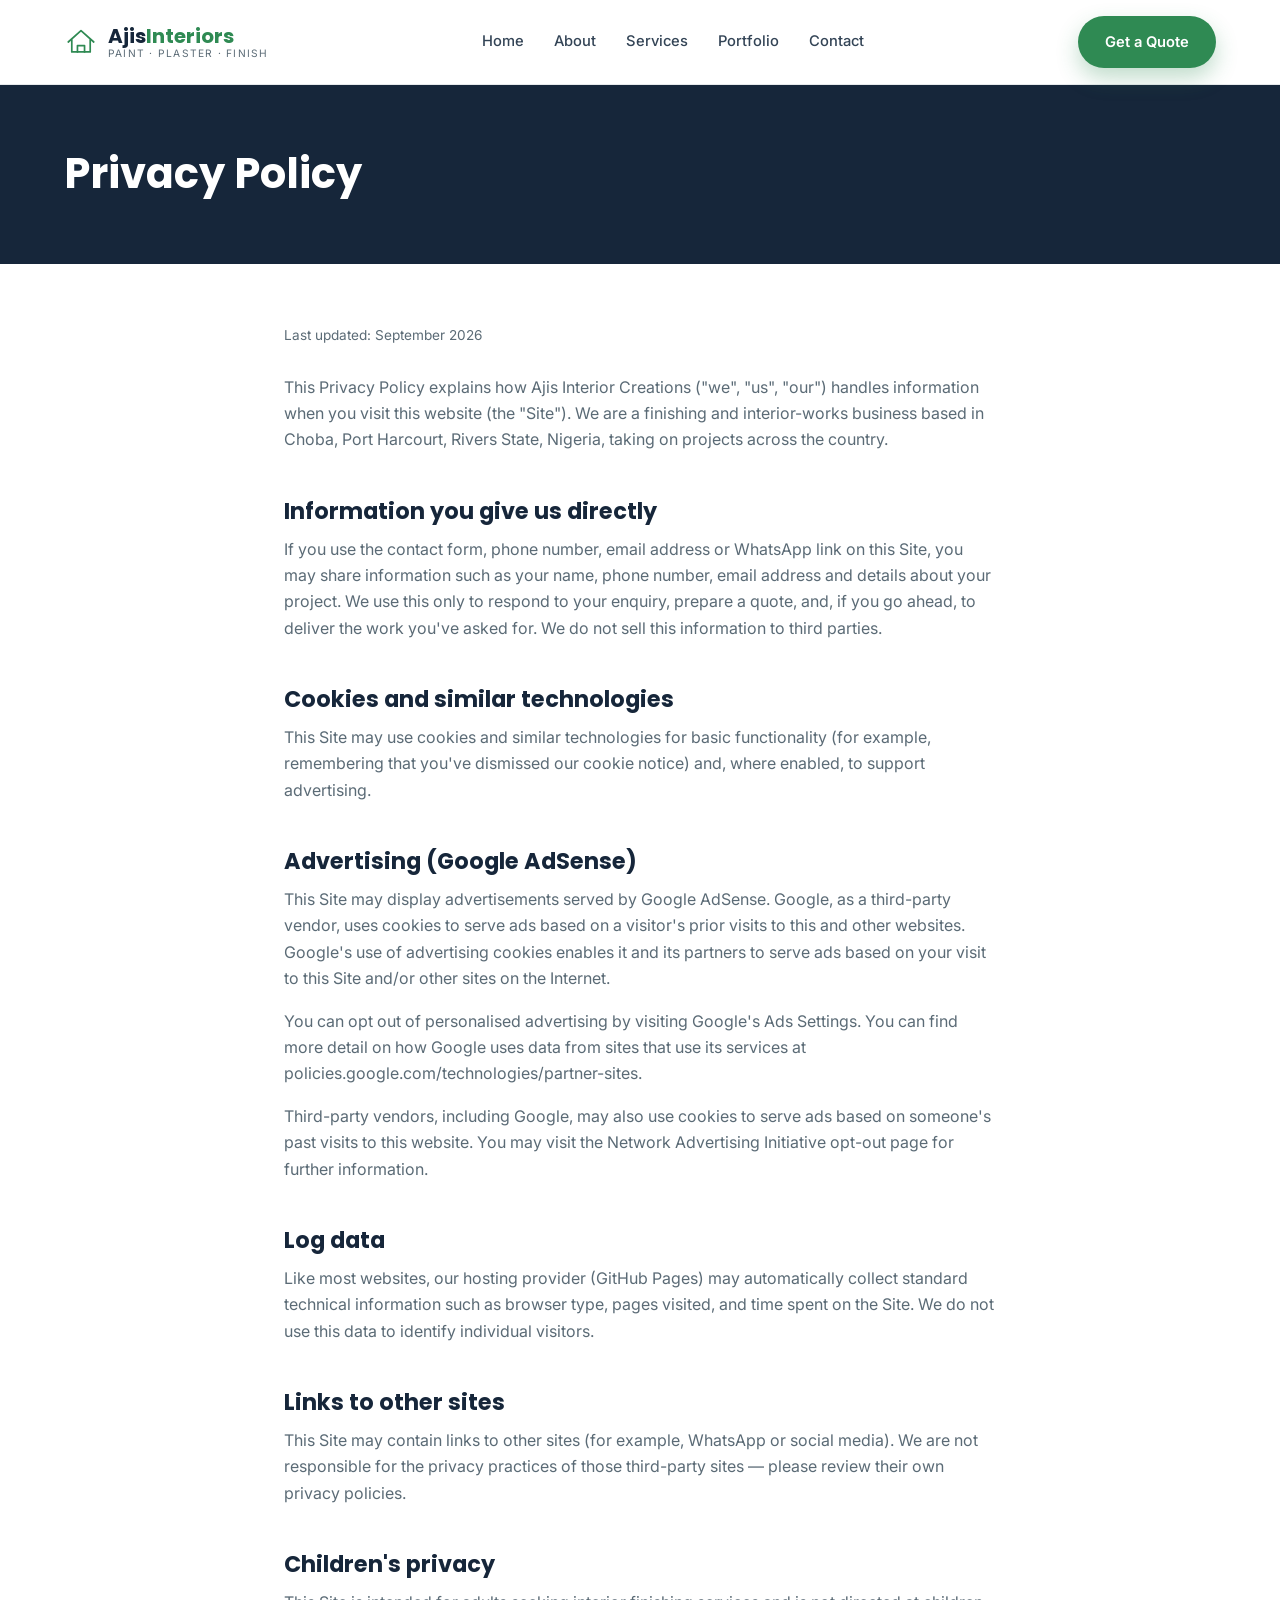
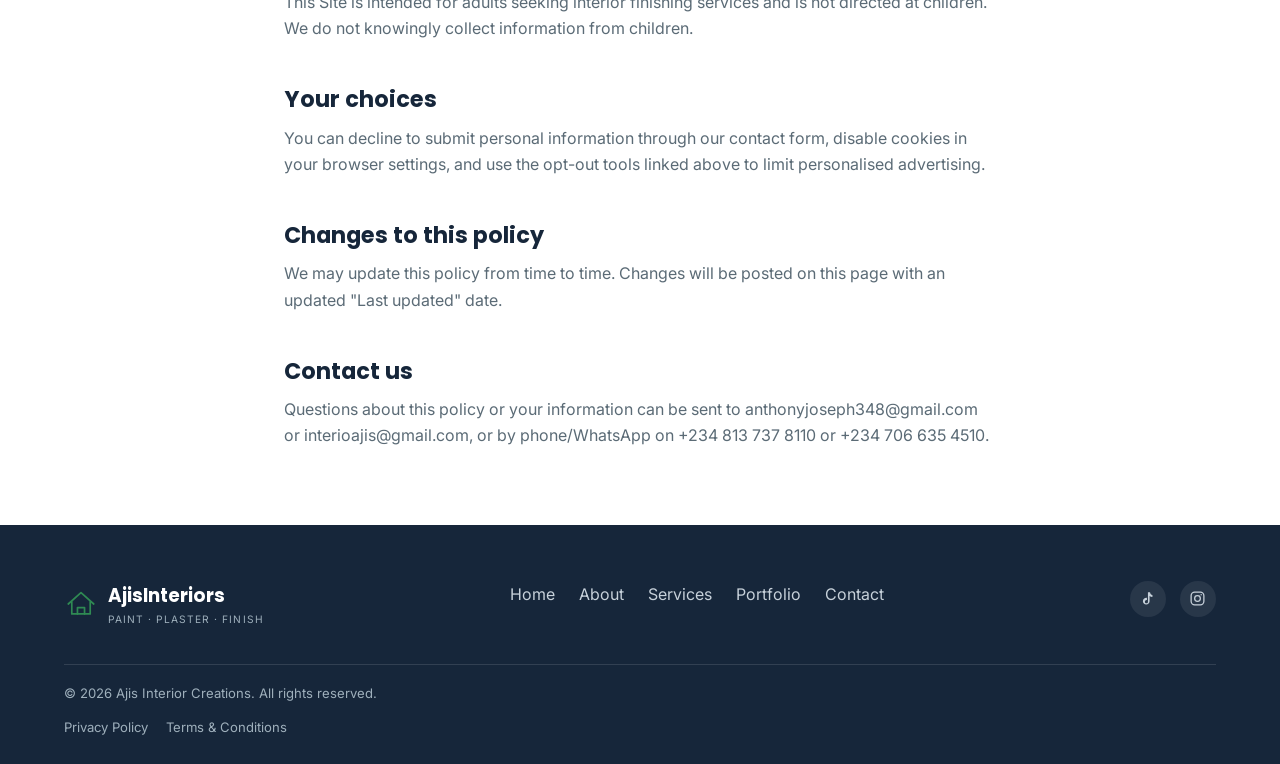
<file: privacy-policy.html>
<!doctype html>
<html lang="en">
<head>
<meta charset="UTF-8">
<meta name="viewport" content="width=device-width, initial-scale=1.0">
<title>Privacy Policy | Ajis Interior Creations</title>
<meta name="description" content="Privacy policy for the Ajis Interior Creations website: what information we collect, how cookies and advertising work, and how to contact us about your data.">
<link rel="canonical" href="https://mmakaprince0-design.github.io/Ajis-Interior-Creation/privacy-policy.html">
<meta name="robots" content="noindex, follow">
<link rel="preconnect" href="https://fonts.googleapis.com">
<link rel="preconnect" href="https://fonts.gstatic.com" crossorigin>
<link href="https://fonts.googleapis.com/css2?family=Poppins:wght@500;600;700&family=Inter:wght@400;500;600&display=swap" rel="stylesheet">
<link rel="stylesheet" href="style.css">
<script src="https://cdn.cookiehub.eu/c2/7d48eb61.js"></script>
<script type="text/javascript">
document.addEventListener("DOMContentLoaded", function(event) {
var cpm = {};
window.cookiehub.load(cpm);
});
</script>
</head>
<body>

<header class="site-header">
  <div class="container">
    <a href="index.html" class="brand">
      <span class="brand-icon" aria-hidden="true">
        <svg viewBox="0 0 48 48" fill="none" stroke="currentColor" stroke-width="2.4" stroke-linecap="round" stroke-linejoin="round">
          <path d="M6 24L24 8l18 16"/>
          <path d="M11 21v17h26V21"/>
          <path d="M19 38v-9h10v9"/>
        </svg>
      </span>
      <span class="brand-text">
        <span class="brand-name">Ajis<span>Interiors</span></span>
        <span class="brand-tag">Paint · Plaster · Finish</span>
      </span>
    </a>
    <nav class="main-nav" id="main-nav">
      <a href="index.html">Home</a>
      <a href="about.html">About</a>
      <a href="index.htmlservices">Services</a>
      <a href="index.htmlportfolio">Portfolio</a>
      <a href="index.htmlcontact">Contact</a>
    </nav>
    <div class="header-actions">
      <a href="index.htmlcontact" class="btn btn-primary">Get a Quote</a>
      <button class="nav-toggle" id="nav-toggle" aria-label="Toggle menu" aria-expanded="false" aria-controls="main-nav">
        <span></span><span></span><span></span>
      </button>
    </div>
  </div>
</header>

<div class="page-hero">
  <div class="container">
    <h1>Privacy Policy</h1>
  </div>
</div>

<div class="page-content">
  <div class="container" style="max-width:760px">
    <p class="updated">Last updated: September 2026</p>

    <p>This Privacy Policy explains how Ajis Interior Creations ("we", "us", "our") handles information when you visit this website (the "Site"). We are a finishing and interior-works business based in Choba, Port Harcourt, Rivers State, Nigeria, taking on projects across the country.</p>

    <h2>Information you give us directly</h2>
    <p>If you use the contact form, phone number, email address or WhatsApp link on this Site, you may share information such as your name, phone number, email address and details about your project. We use this only to respond to your enquiry, prepare a quote, and, if you go ahead, to deliver the work you've asked for. We do not sell this information to third parties.</p>

    <h2>Cookies and similar technologies</h2>
    <p>This Site may use cookies and similar technologies for basic functionality (for example, remembering that you've dismissed our cookie notice) and, where enabled, to support advertising.</p>

    <h2>Advertising (Google AdSense)</h2>
    <p>This Site may display advertisements served by Google AdSense. Google, as a third-party vendor, uses cookies to serve ads based on a visitor's prior visits to this and other websites. Google's use of advertising cookies enables it and its partners to serve ads based on your visit to this Site and/or other sites on the Internet.</p>
    <p>You can opt out of personalised advertising by visiting <a href="https://adssettings.google.com" target="_blank" rel="noopener">Google's Ads Settings</a>. You can find more detail on how Google uses data from sites that use its services at <a href="https://policies.google.com/technologies/partner-sites" target="_blank" rel="noopener">policies.google.com/technologies/partner-sites</a>.</p>
    <p>Third-party vendors, including Google, may also use cookies to serve ads based on someone's past visits to this website. You may visit the <a href="https://optout.networkadvertising.org" target="_blank" rel="noopener">Network Advertising Initiative opt-out page</a> for further information.</p>

    <h2>Log data</h2>
    <p>Like most websites, our hosting provider (GitHub Pages) may automatically collect standard technical information such as browser type, pages visited, and time spent on the Site. We do not use this data to identify individual visitors.</p>

    <h2>Links to other sites</h2>
    <p>This Site may contain links to other sites (for example, WhatsApp or social media). We are not responsible for the privacy practices of those third-party sites — please review their own privacy policies.</p>

    <h2>Children's privacy</h2>
    <p>This Site is intended for adults seeking interior finishing services and is not directed at children. We do not knowingly collect information from children.</p>

    <h2>Your choices</h2>
    <p>You can decline to submit personal information through our contact form, disable cookies in your browser settings, and use the opt-out tools linked above to limit personalised advertising.</p>

    <h2>Changes to this policy</h2>
    <p>We may update this policy from time to time. Changes will be posted on this page with an updated "Last updated" date.</p>

    <h2>Contact us</h2>
    <p>Questions about this policy or your information can be sent to <a href="mailto:anthonyjoseph348@gmail.com">anthonyjoseph348@gmail.com</a> or <a href="mailto:interioajis@gmail.com">interioajis@gmail.com</a>, or by phone/WhatsApp on <a href="tel:+2348137378110">+234 813 737 8110</a> or <a href="tel:+2347066354510">+234 706 635 4510</a>.</p>
  </div>
</div>

<footer class="site-footer">
  <div class="container">
    <div class="footer-top">
      <div class="footer-brand">
        <span class="brand-icon" aria-hidden="true">
          <svg viewBox="0 0 48 48" fill="none" stroke="currentColor" stroke-width="2.4" stroke-linecap="round" stroke-linejoin="round"><path d="M6 24L24 8l18 16"/><path d="M11 21v17h26V21"/><path d="M19 38v-9h10v9"/></svg>
        </span>
        <span>
          <div class="brand-name">AjisInteriors</div>
          <div class="brand-tag">Paint · Plaster · Finish</div>
        </span>
      </div>
      <nav class="footer-nav">
        <a href="index.html">Home</a>
        <a href="about.html">About</a>
        <a href="index.htmlservices">Services</a>
        <a href="index.htmlportfolio">Portfolio</a>
        <a href="index.htmlcontact">Contact</a>
      </nav>
      <div class="footer-social">
        <a href="https://www.tiktok.com/@interiorajis" target="_blank" rel="noopener" aria-label="TikTok"><svg viewBox="0 0 24 24" fill="currentColor"><path d="M16.6 5.82c-.63-.68-.98-1.57-1-2.5h-2.98v13.2c0 1.29-.86 2.31-2.13 2.31-1.28 0-2.15-1.03-2.15-2.31 0-1.55 1.35-2.68 2.87-2.4V10.9c-3.04-.42-5.72 1.87-5.72 4.87 0 2.6 2.11 4.73 4.73 4.73 2.62 0 4.73-2.13 4.73-4.73V8.61c1.14.81 2.51 1.28 4.02 1.28V6.9c-.87 0-1.68-.28-2.37-.75-.28-.19-.55-.4-.8-.63.4.35.85.63 1.3.85z"/></svg></a>
        <a href="https://www.instagram.com/increase.ajis" target="_blank" rel="noopener" aria-label="Instagram"><svg viewBox="0 0 24 24" fill="none" stroke="currentColor" stroke-width="1.8"><rect x="3" y="3" width="18" height="18" rx="5"/><circle cx="12" cy="12" r="4"/><circle cx="17.2" cy="6.8" r="1" fill="currentColor" stroke="none"/></svg></a>
      </div>
    </div>
    <div class="footer-bottom">
      <div>© <span id="year">2026</span> Ajis Interior Creations. All rights reserved.</div>
      <div class="legal-links"><a href="privacy-policy.html">Privacy Policy</a><a href="terms.html">Terms &amp; Conditions</a></div>
    </div>
  </div>
</footer>

<script src="script.js"></script>
</body>
</html>
</file>
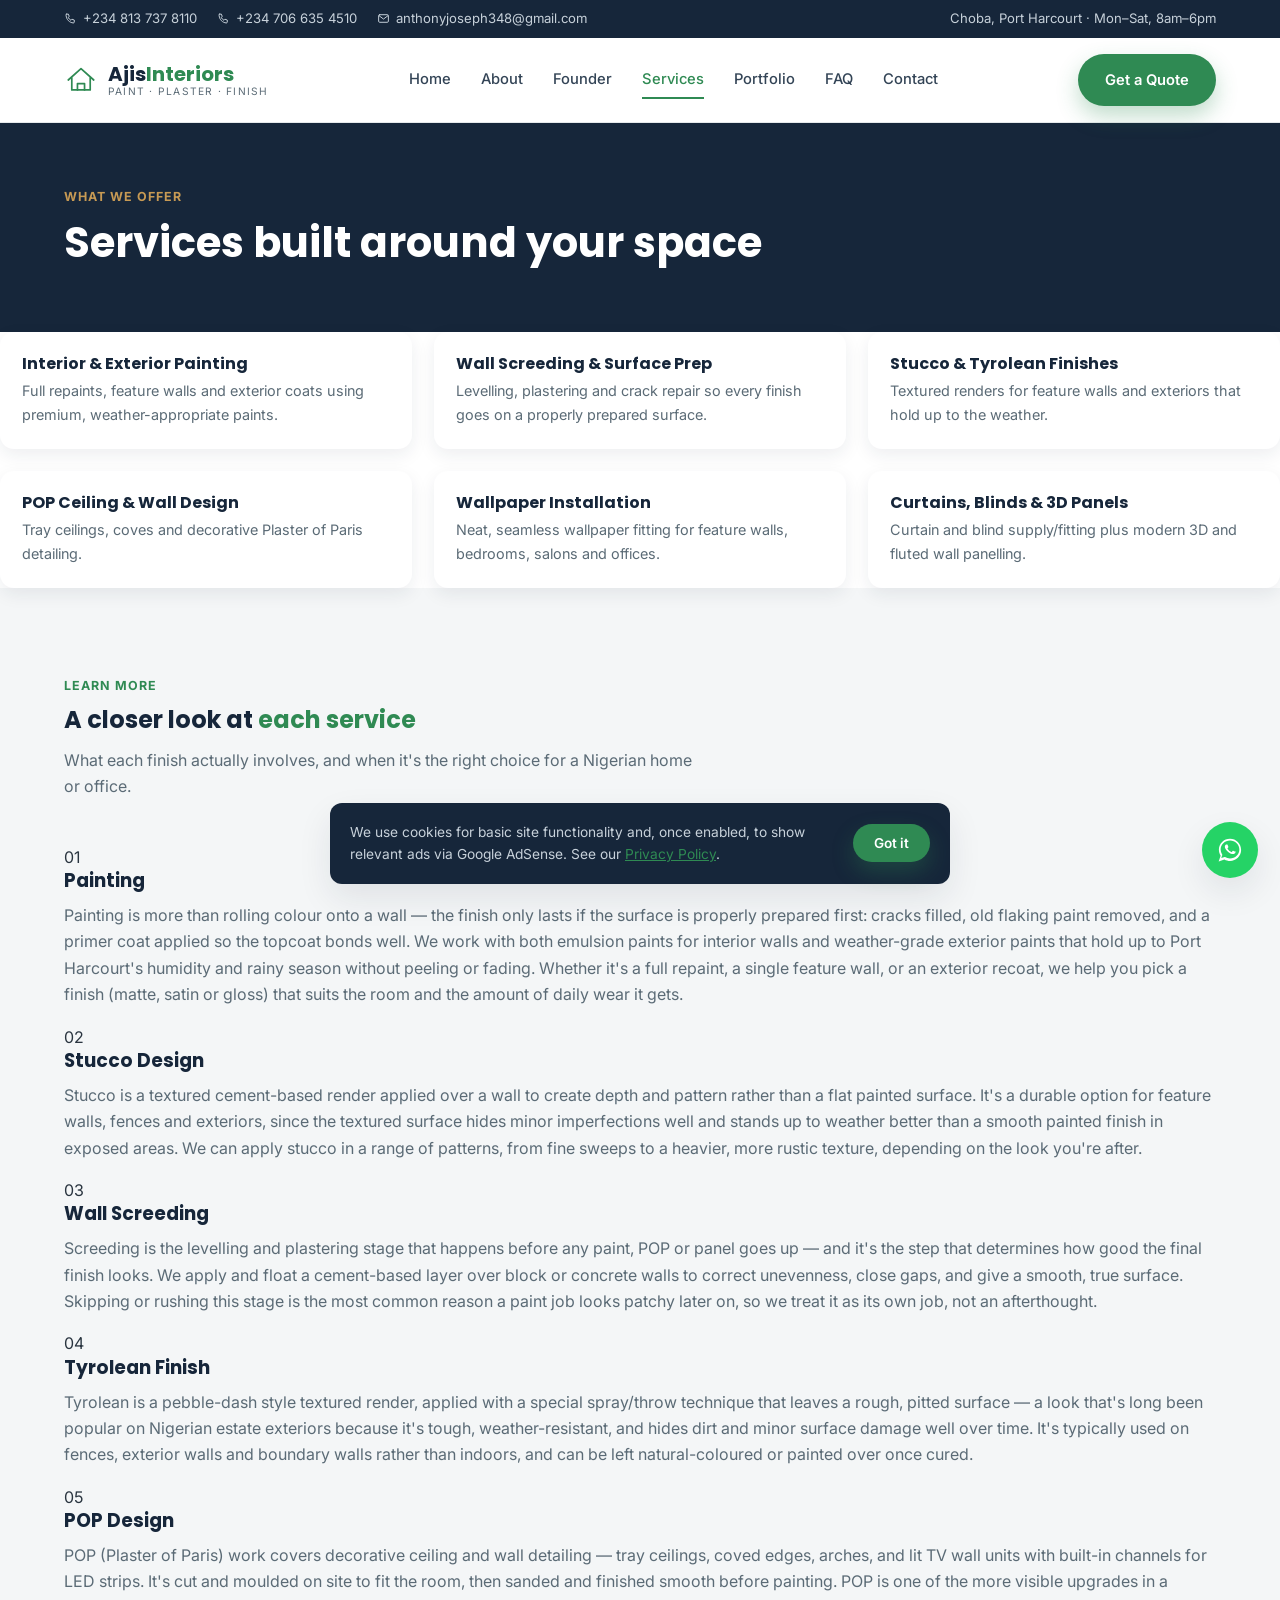
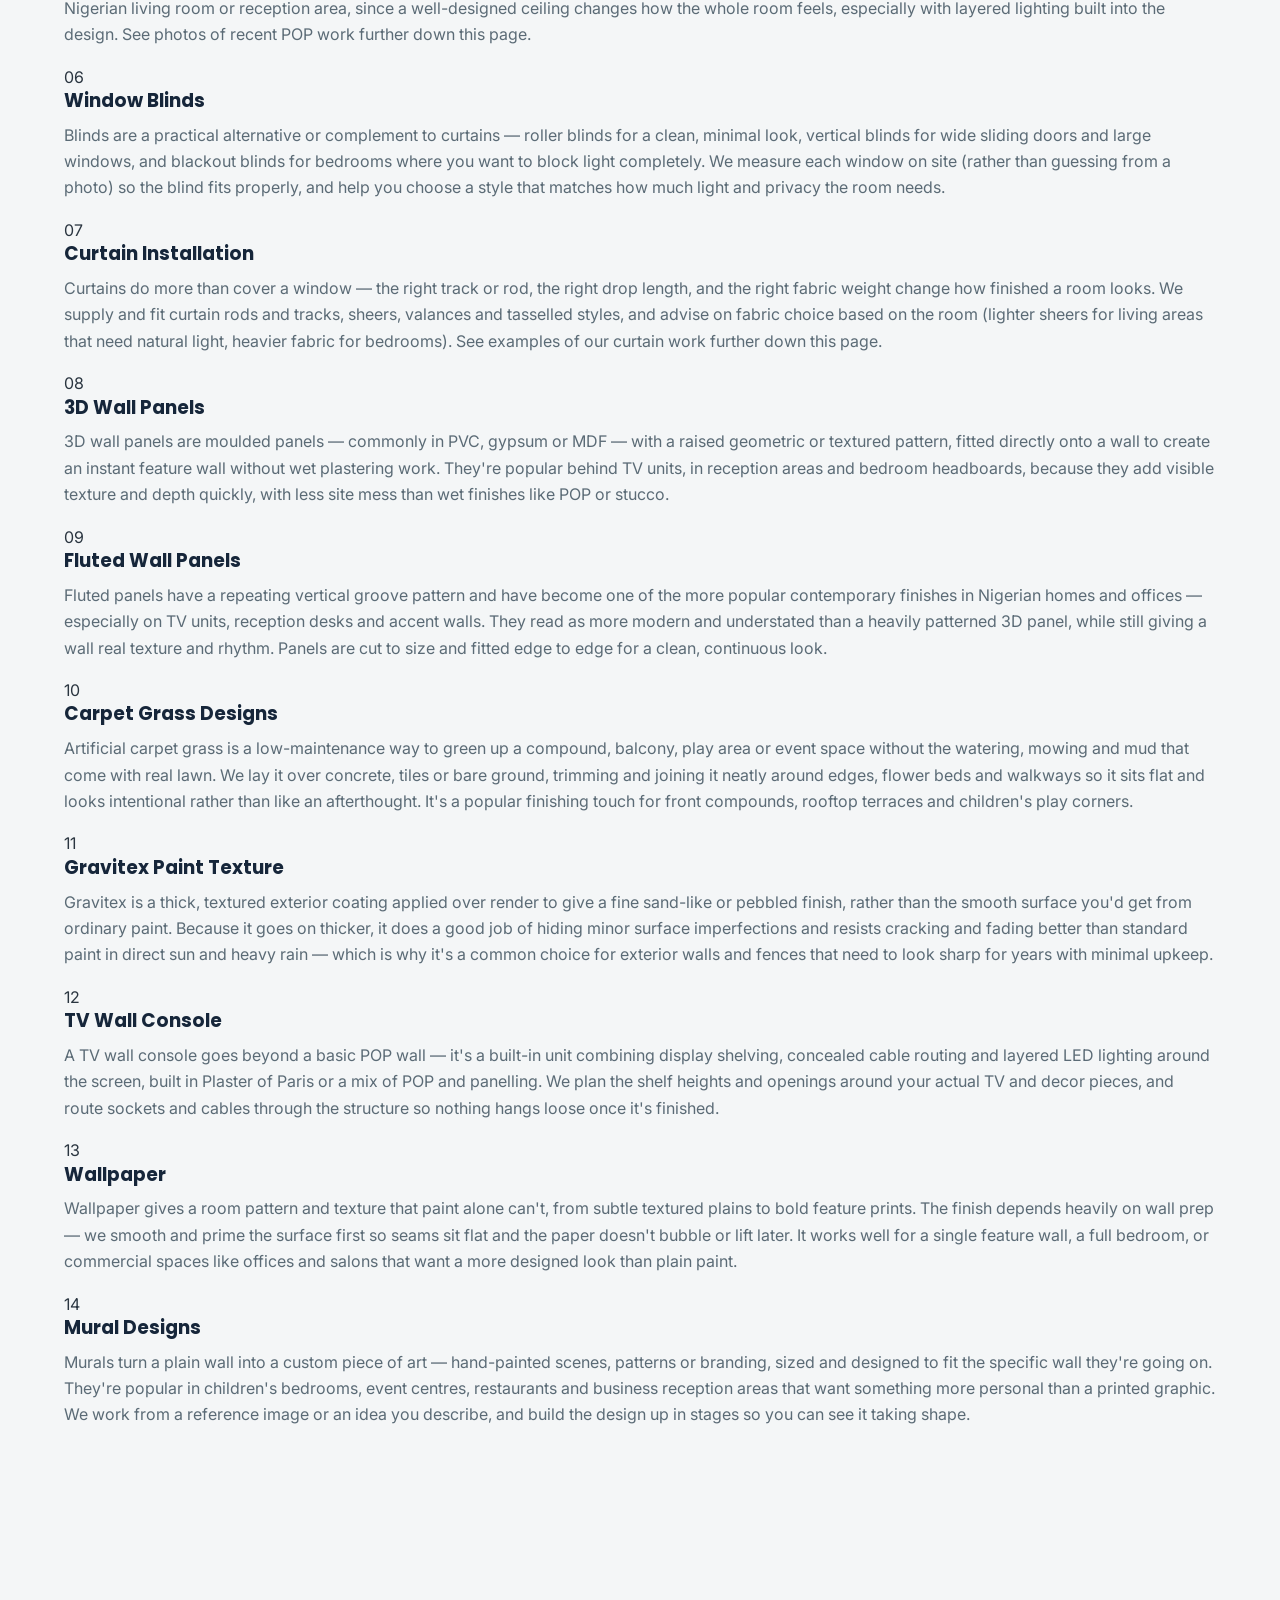
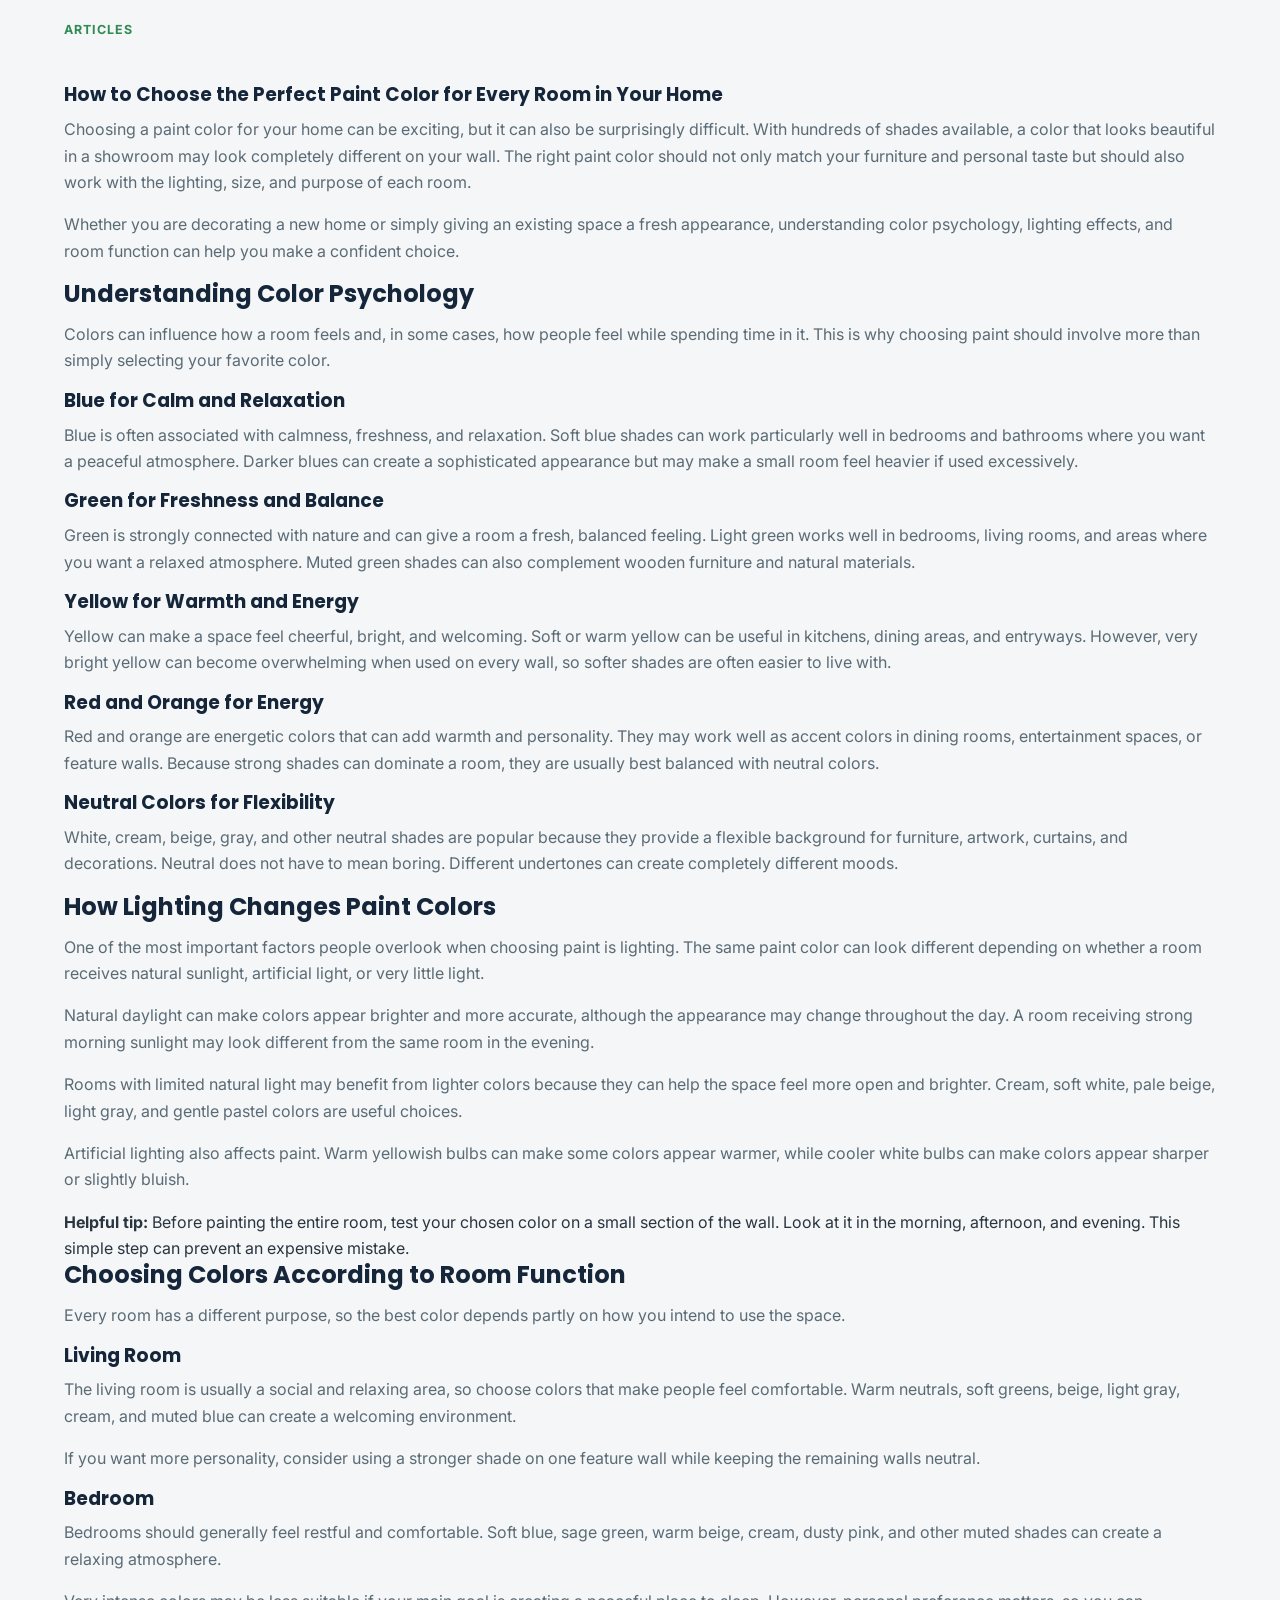
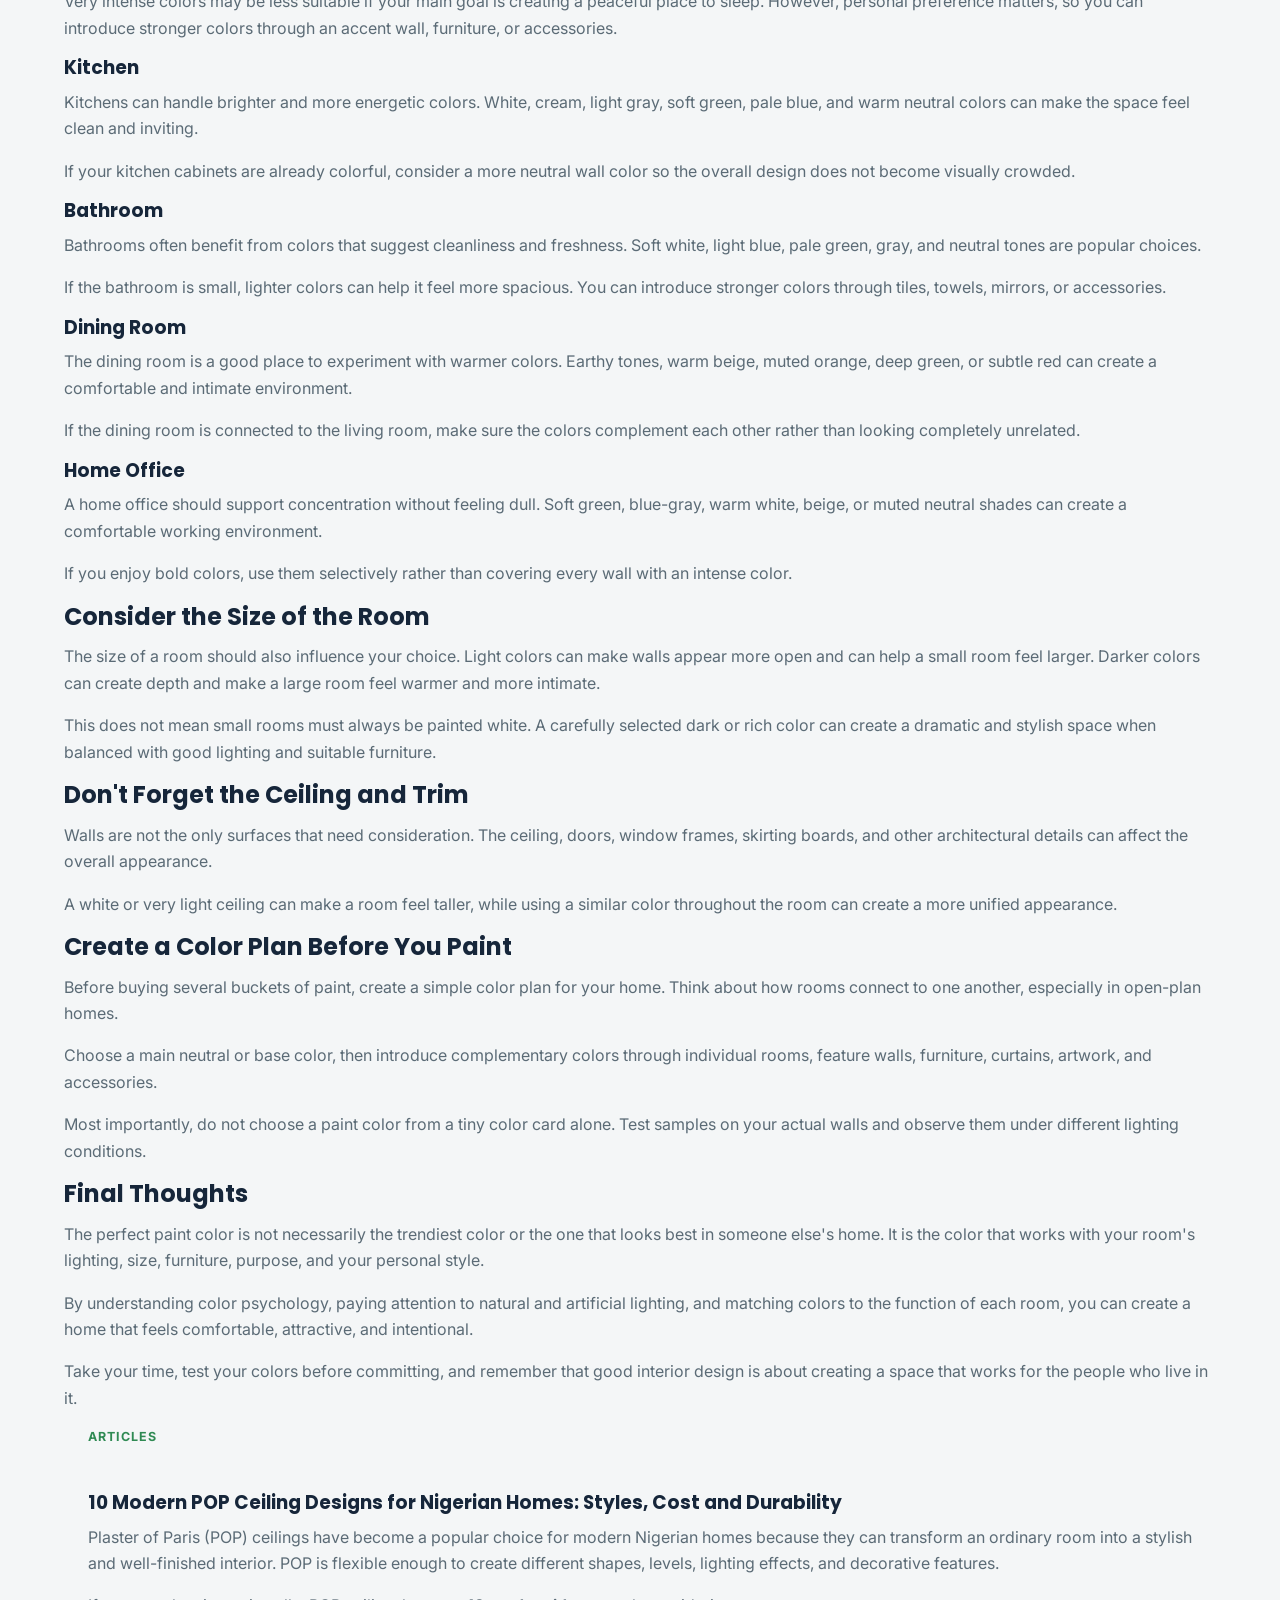
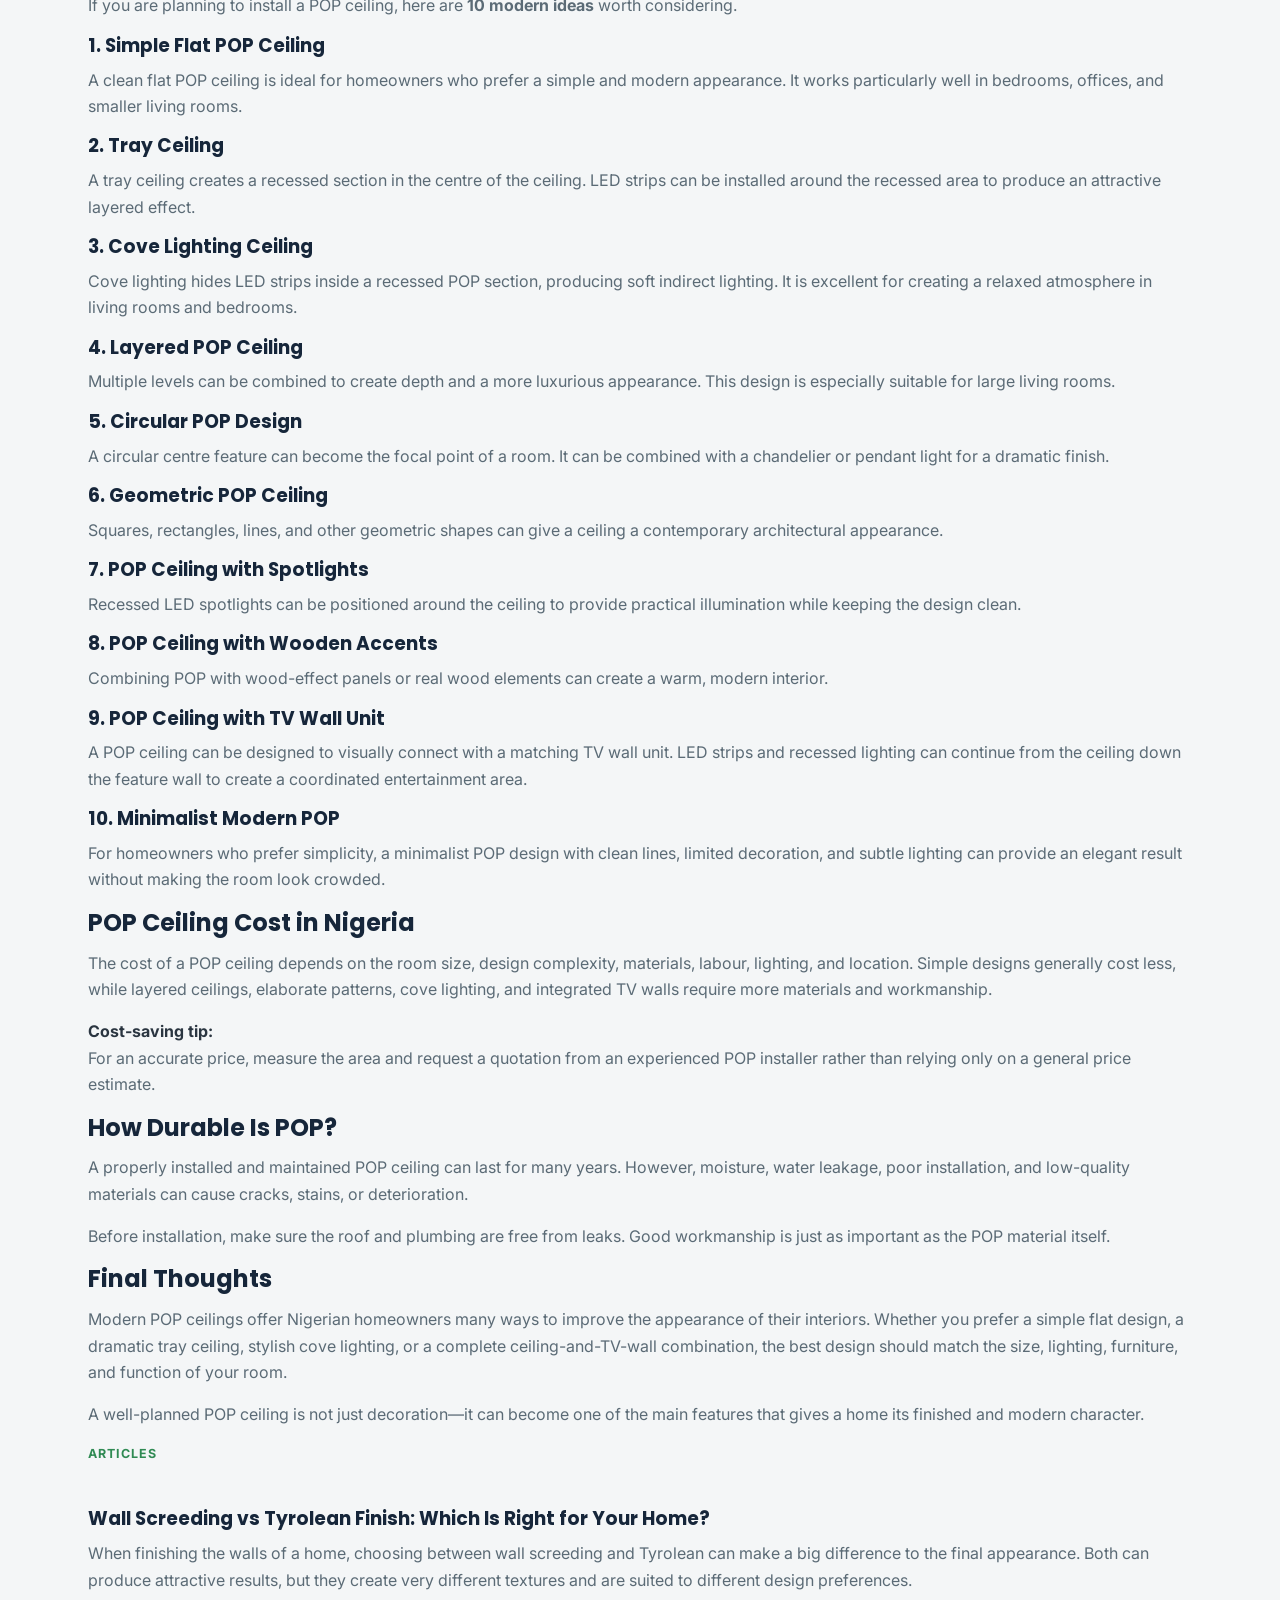
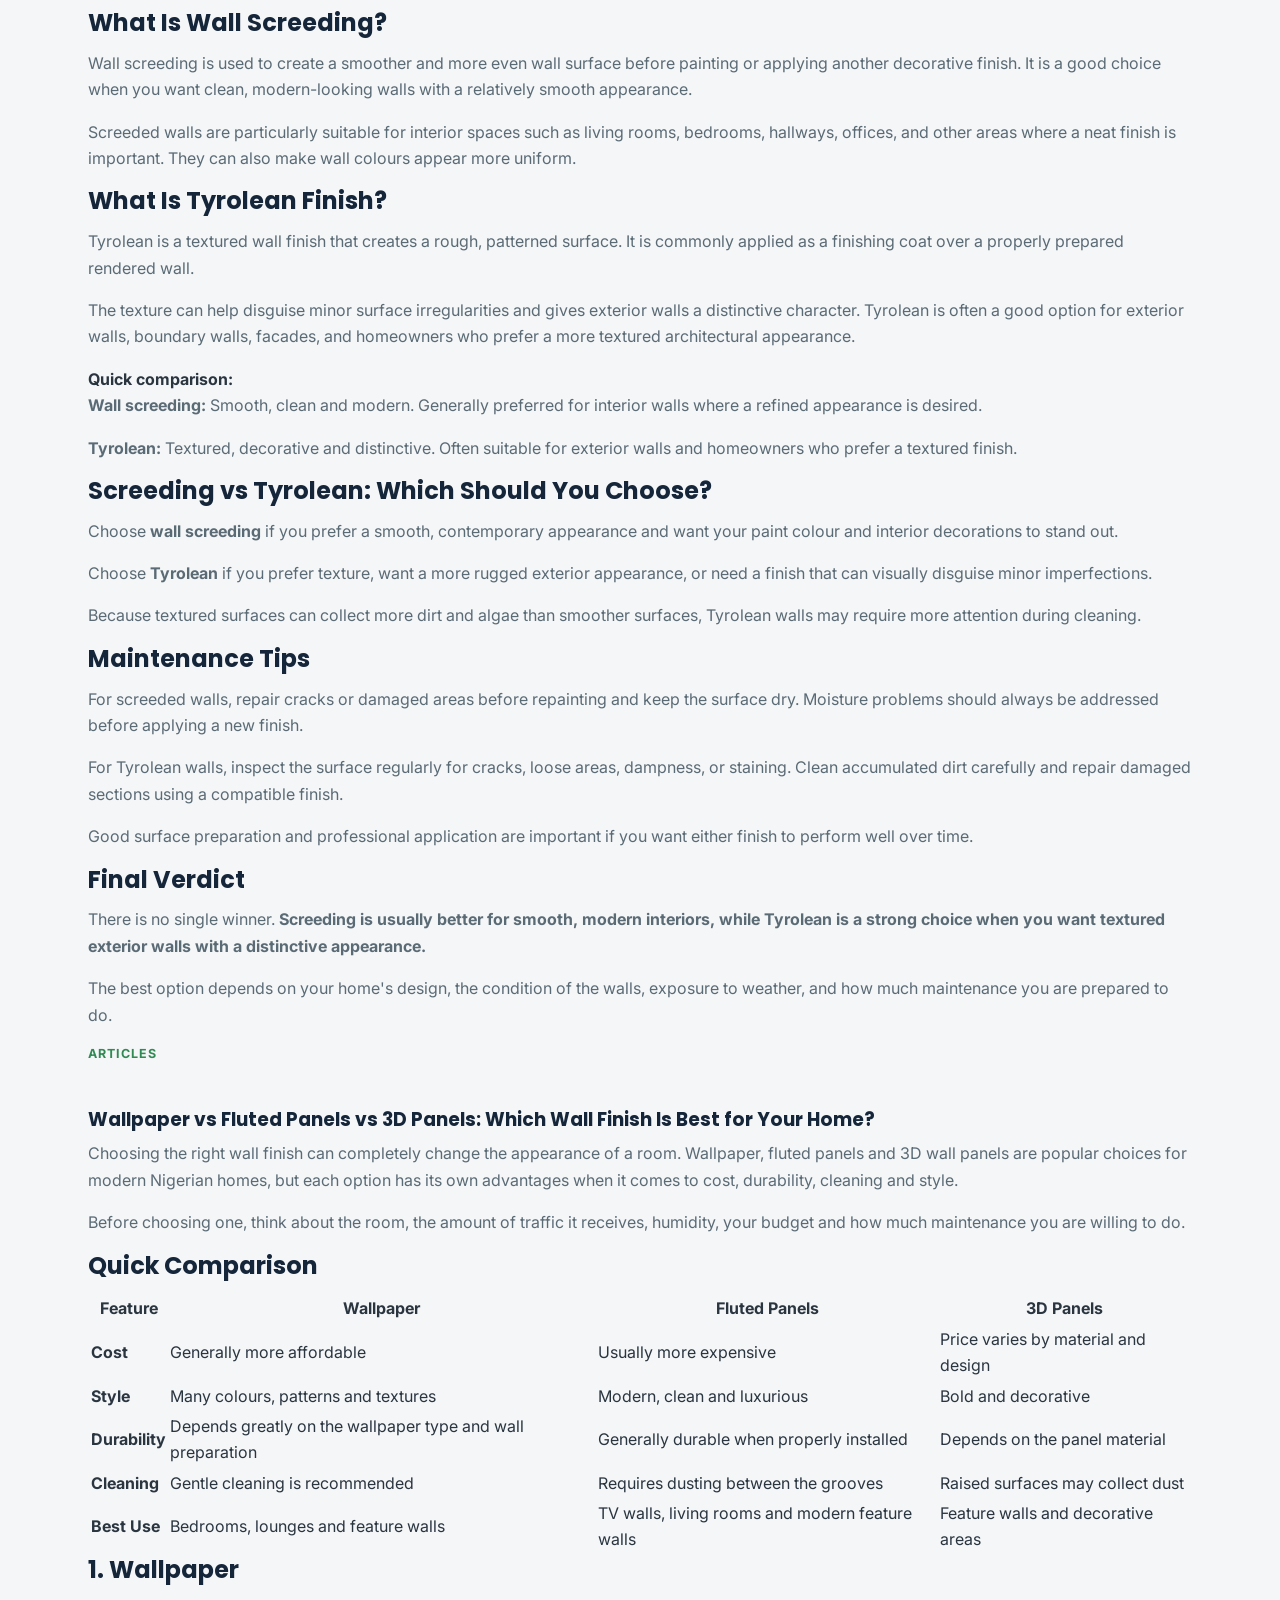
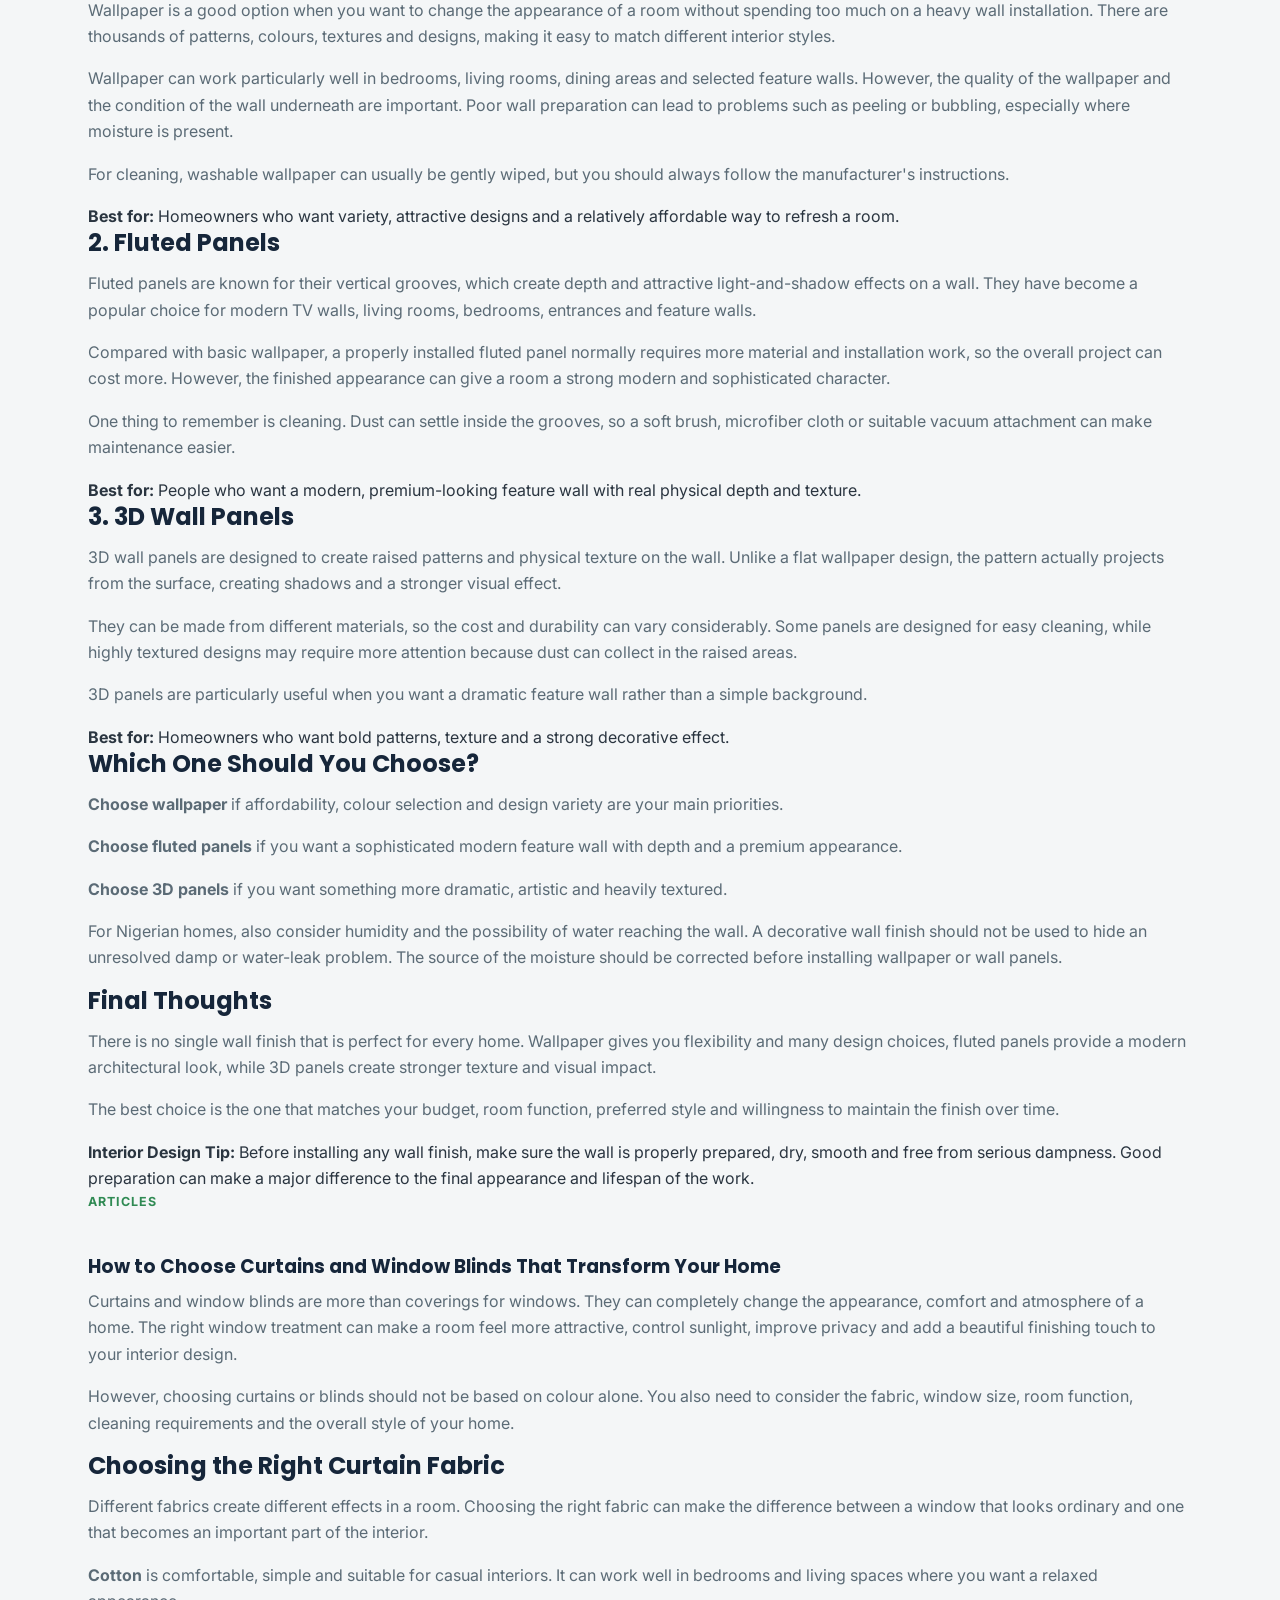
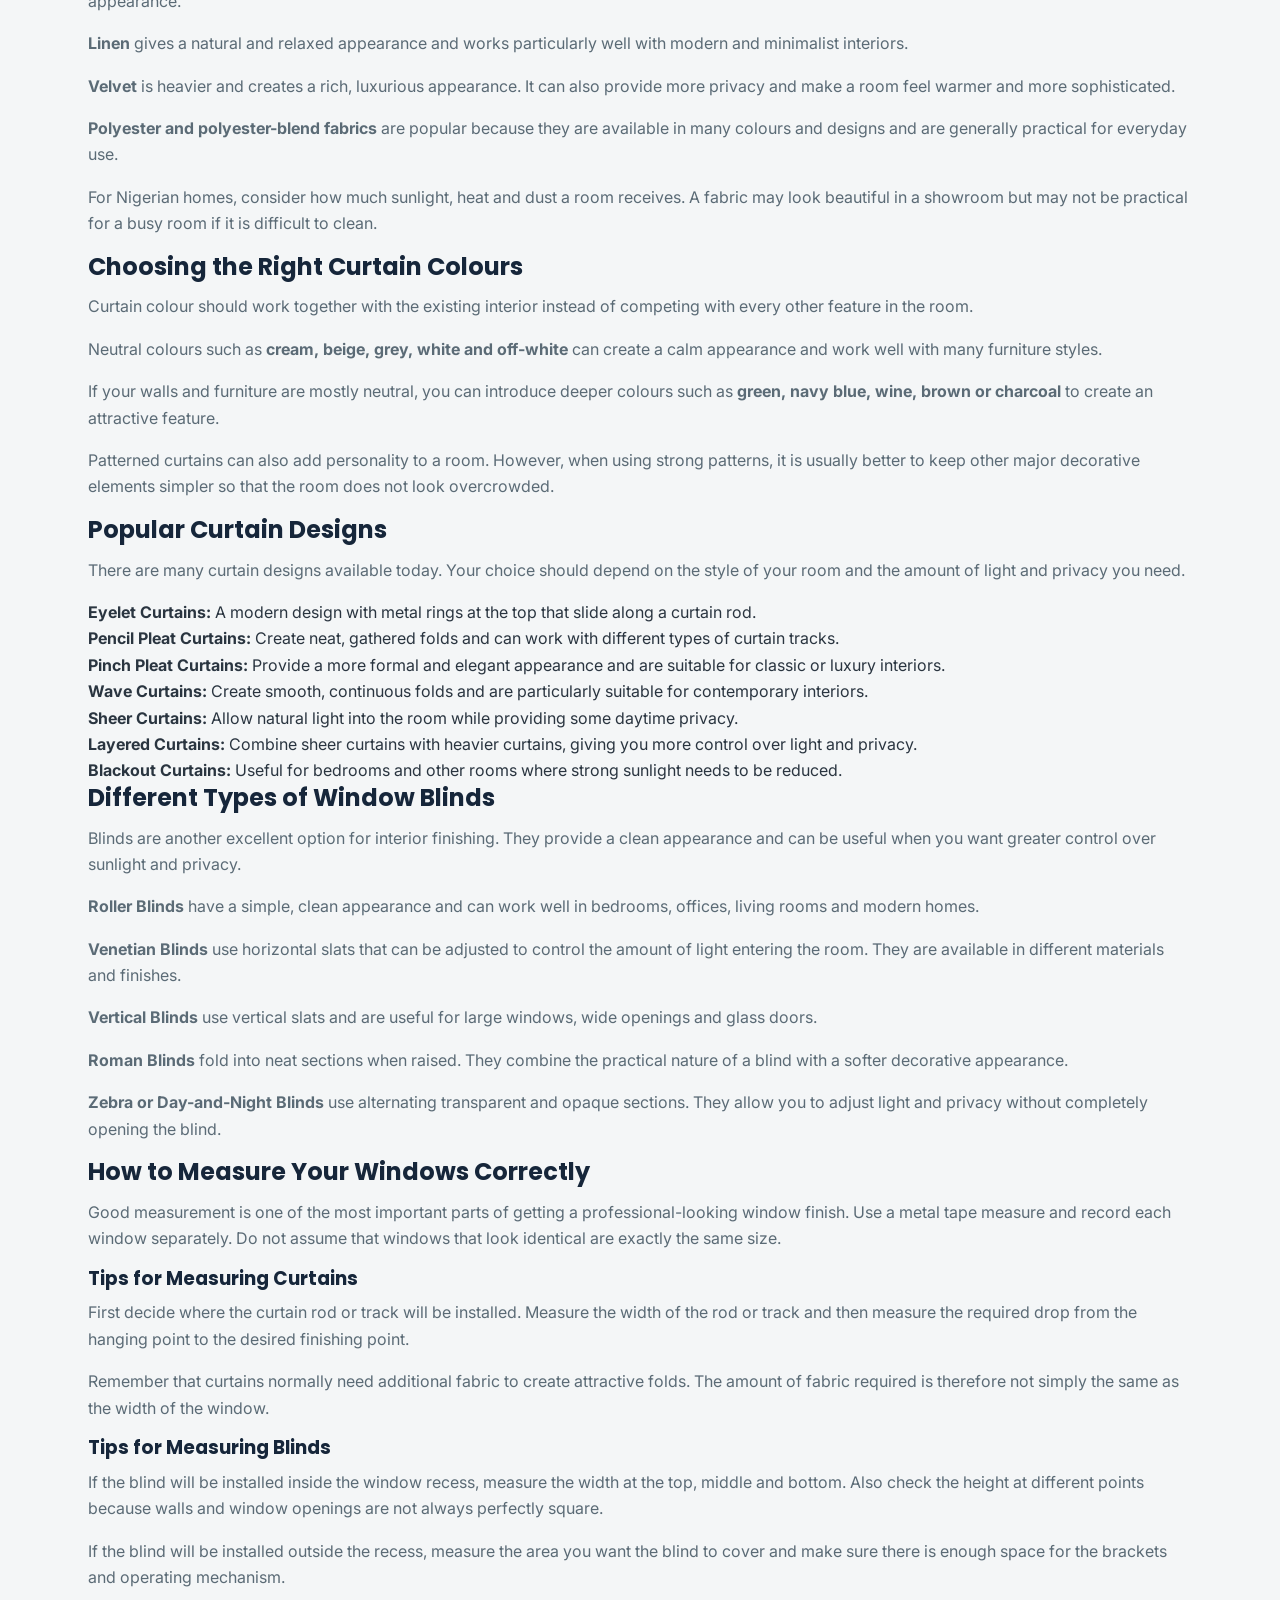
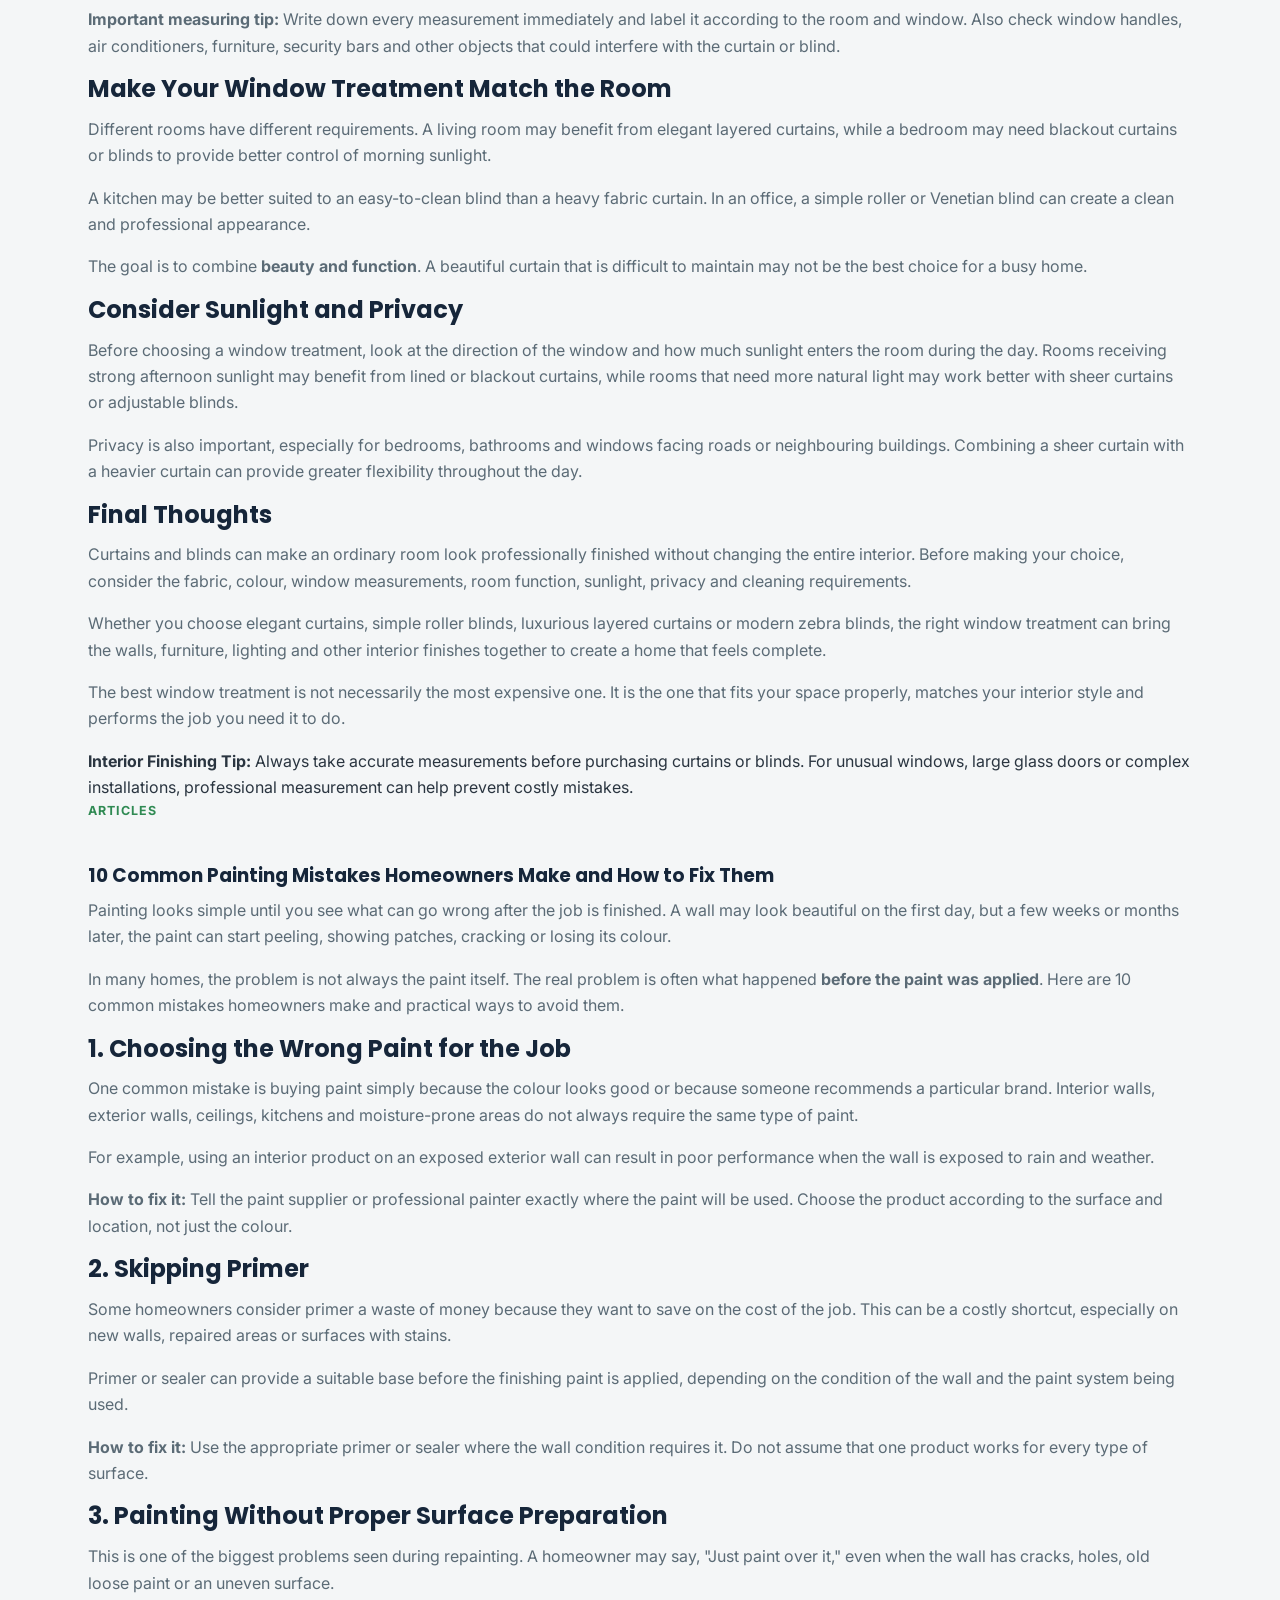
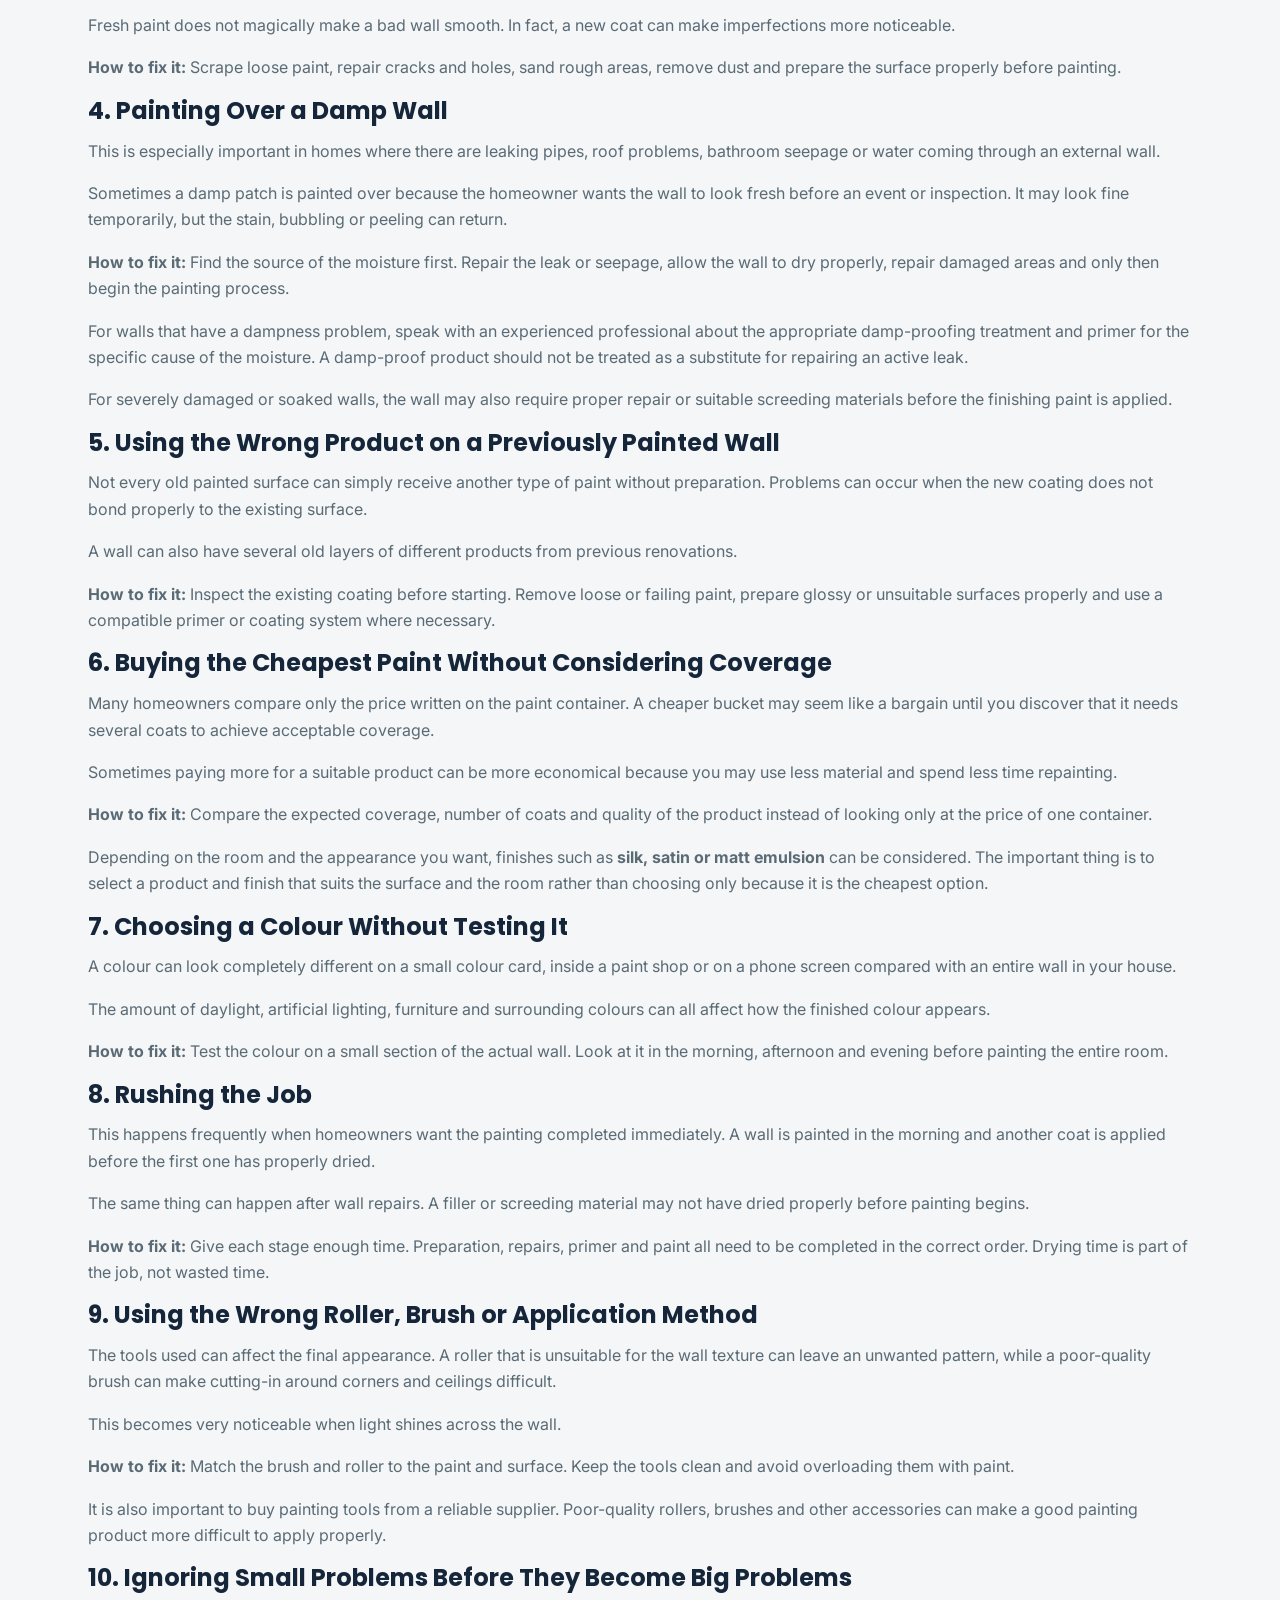
<file: service.html>
<!doctype html>
<html lang="en">
<head>
<meta charset="UTF-8">
<meta name="viewport" content="width=device-width, initial-scale=1.0">
<title>Our Services | Painting, POP, Screeding, Curtains &amp; More — Ajis Interior Creations</title>
<meta name="description" content="Full list of finishing and interior services from Ajis Interior Creations: painting, wall screeding, stucco and Tyrolean finish, POP ceiling design, TV wall consoles, wallpaper, murals, carpet grass, Gravitex texture, curtains, blinds and 3D/fluted wall panels.">
<link rel="canonical" href="https://mmakaprince0-design.github.io/Ajis-Interior-Creation/service.html">
<link rel="preconnect" href="https://fonts.googleapis.com">
<link rel="preconnect" href="https://fonts.gstatic.com" crossorigin>
<link href="https://fonts.googleapis.com/css2?family=Poppins:wght@500;600;700&family=Inter:wght@400;500;600&display=swap" rel="stylesheet">
<link rel="stylesheet" href="style.css">
<script src="https://cdn.cookiehub.eu/c2/7d48eb61.js"></script>
<script type="text/javascript">
document.addEventListener("DOMContentLoaded", function(event) {
var cpm = {};
window.cookiehub.load(cpm);
});
</script>
</head>
<body>
<div class="top-strip">
  <div class="container">
    <div class="top-strip-links">
      <a href="tel:+2348137378110"><svg class="ts-ic" viewBox="0 0 24 24" fill="none" stroke="currentColor" stroke-width="1.8" stroke-linecap="round" stroke-linejoin="round"><path d="M4.5 4h3.6l1.6 4.4-2 1.7a12.6 12.6 0 0 0 5.2 5.2l1.7-2 4.4 1.6v3.6c0 1-.8 1.8-1.8 1.7-7-0.5-12.7-6.2-13.2-13.2C3.3 5.3 4 4.5 4.5 4Z"/></svg> +234 813 737 8110</a>
      <a href="tel:+2347066354510"><svg class="ts-ic" viewBox="0 0 24 24" fill="none" stroke="currentColor" stroke-width="1.8" stroke-linecap="round" stroke-linejoin="round"><path d="M4.5 4h3.6l1.6 4.4-2 1.7a12.6 12.6 0 0 0 5.2 5.2l1.7-2 4.4 1.6v3.6c0 1-.8 1.8-1.8 1.7-7-0.5-12.7-6.2-13.2-13.2C3.3 5.3 4 4.5 4.5 4Z"/></svg> +234 706 635 4510</a>
      <a href="mailto:anthonyjoseph348@gmail.com"><svg class="ts-ic" viewBox="0 0 24 24" fill="none" stroke="currentColor" stroke-width="1.8" stroke-linecap="round" stroke-linejoin="round"><rect x="3" y="5" width="18" height="14" rx="2"/><path d="m4 7 8 6 8-6"/></svg> anthonyjoseph348@gmail.com</a>
    </div>
    <div>Choba, Port Harcourt · Mon–Sat, 8am–6pm</div>
  </div>
</div>

<header class="site-header">
  <div class="container">
    <a href="index.html" class="brand">
      <span class="brand-icon" aria-hidden="true">
        <svg viewBox="0 0 48 48" fill="none" stroke="currentColor" stroke-width="2.4" stroke-linecap="round" stroke-linejoin="round">
          <path d="M6 24L24 8l18 16"/>
          <path d="M11 21v17h26V21"/>
          <path d="M19 38v-9h10v9"/>
        </svg>
      </span>
      <span class="brand-text">
        <span class="brand-name">Ajis<span>Interiors</span></span>
        <span class="brand-tag">Paint · Plaster · Finish</span>
      </span>
    </a>
    <nav class="main-nav" id="main-nav">
      <a href="index.html">Home</a>
      <a href="about.html">About</a>
      <a href="founder.html">Founder</a>
      <a href="service.html" class="active">Services</a>
      <a href="portfolio.html">Portfolio</a>
      <a href="index.html#faq">FAQ</a>
      <a href="contact.html">Contact</a>
    </nav>
    <div class="header-actions">
      <a href="contact.html" class="btn btn-primary">Get a Quote</a>
      <button class="nav-toggle" id="nav-toggle" aria-label="Toggle menu" aria-expanded="false" aria-controls="main-nav">
        <span></span><span></span><span></span>
      </button>
    </div>
  </div>
</header>

<div class="page-hero">
  <div class="container">
    <div class="eyebrow" style="color:#c79a54">What We Offer</div>
    <h1>Services built around your space</h1>
  </div>
</div>
    <div class="gallery-grid">
      <div class="proj-card"><div class="info" style="padding:22px;"><h4>Interior &amp; Exterior Painting</h4><p style="margin:6px 0 0;font-size:0.9rem;">Full repaints, feature walls and exterior coats using premium, weather-appropriate paints.</p></div></div>
      <div class="proj-card"><div class="info" style="padding:22px;"><h4>Wall Screeding &amp; Surface Prep</h4><p style="margin:6px 0 0;font-size:0.9rem;">Levelling, plastering and crack repair so every finish goes on a properly prepared surface.</p></div></div>
      <div class="proj-card"><div class="info" style="padding:22px;"><h4>Stucco &amp; Tyrolean Finishes</h4><p style="margin:6px 0 0;font-size:0.9rem;">Textured renders for feature walls and exteriors that hold up to the weather.</p></div></div>
      <div class="proj-card"><div class="info" style="padding:22px;"><h4>POP Ceiling &amp; Wall Design</h4><p style="margin:6px 0 0;font-size:0.9rem;">Tray ceilings, coves and decorative Plaster of Paris detailing.</p></div></div>
      <div class="proj-card"><div class="info" style="padding:22px;"><h4>Wallpaper Installation</h4><p style="margin:6px 0 0;font-size:0.9rem;">Neat, seamless wallpaper fitting for feature walls, bedrooms, salons and offices.</p></div></div>
      <div class="proj-card"><div class="info" style="padding:22px;"><h4>Curtains, Blinds &amp; 3D Panels</h4><p style="margin:6px 0 0;font-size:0.9rem;">Curtain and blind supply/fitting plus modern 3D and fluted wall panelling.</p></div></div>
    </div>
  </div>
</section>

<section id="service-articles" class="alt-bg">
  <div class="container">
    <div class="section-head" style="max-width:640px;margin-bottom:44px;">
      <div class="eyebrow">Learn more</div>
      <h2>A closer look at <span style="color:var(--green)">each service</span></h2>
      <p>What each finish actually involves, and when it's the right choice for a Nigerian home or office.</p>
    </div>

    <div class="offerings-list">
      <article id="article-painting" class="offering-row">
        <div class="num">01</div>
        <div>
          <h3>Painting</h3>
          <p>Painting is more than rolling colour onto a wall — the finish only lasts if the surface is properly prepared first: cracks filled, old flaking paint removed, and a primer coat applied so the topcoat bonds well. We work with both emulsion paints for interior walls and weather-grade exterior paints that hold up to Port Harcourt's humidity and rainy season without peeling or fading. Whether it's a full repaint, a single feature wall, or an exterior recoat, we help you pick a finish (matte, satin or gloss) that suits the room and the amount of daily wear it gets.</p>
        </div>
      </article>

      <article id="article-stucco" class="offering-row">
        <div class="num">02</div>
        <div>
          <h3>Stucco Design</h3>
          <p>Stucco is a textured cement-based render applied over a wall to create depth and pattern rather than a flat painted surface. It's a durable option for feature walls, fences and exteriors, since the textured surface hides minor imperfections well and stands up to weather better than a smooth painted finish in exposed areas. We can apply stucco in a range of patterns, from fine sweeps to a heavier, more rustic texture, depending on the look you're after.</p>
        </div>
      </article>

      <article id="article-screeding" class="offering-row">
        <div class="num">03</div>
        <div>
          <h3>Wall Screeding</h3>
          <p>Screeding is the levelling and plastering stage that happens before any paint, POP or panel goes up — and it's the step that determines how good the final finish looks. We apply and float a cement-based layer over block or concrete walls to correct unevenness, close gaps, and give a smooth, true surface. Skipping or rushing this stage is the most common reason a paint job looks patchy later on, so we treat it as its own job, not an afterthought.</p>
        </div>
      </article>

      <article id="article-tyrolean" class="offering-row">
        <div class="num">04</div>
        <div>
          <h3>Tyrolean Finish</h3>
          <p>Tyrolean is a pebble-dash style textured render, applied with a special spray/throw technique that leaves a rough, pitted surface — a look that's long been popular on Nigerian estate exteriors because it's tough, weather-resistant, and hides dirt and minor surface damage well over time. It's typically used on fences, exterior walls and boundary walls rather than indoors, and can be left natural-coloured or painted over once cured.</p>
        </div>
      </article>

      <article id="article-pop-design" class="offering-row">
        <div class="num">05</div>
        <div>
          <h3>POP Design</h3>
          <p>POP (Plaster of Paris) work covers decorative ceiling and wall detailing — tray ceilings, coved edges, arches, and lit TV wall units with built-in channels for LED strips. It's cut and moulded on site to fit the room, then sanded and finished smooth before painting. POP is one of the more visible upgrades in a Nigerian living room or reception area, since a well-designed ceiling changes how the whole room feels, especially with layered lighting built into the design. See photos of recent POP work further down this page.</p>
        </div>
      </article>

      <article id="article-blinds" class="offering-row">
        <div class="num">06</div>
        <div>
          <h3>Window Blinds</h3>
          <p>Blinds are a practical alternative or complement to curtains — roller blinds for a clean, minimal look, vertical blinds for wide sliding doors and large windows, and blackout blinds for bedrooms where you want to block light completely. We measure each window on site (rather than guessing from a photo) so the blind fits properly, and help you choose a style that matches how much light and privacy the room needs.</p>
        </div>
      </article>

      <article id="article-curtains" class="offering-row">
        <div class="num">07</div>
        <div>
          <h3>Curtain Installation</h3>
          <p>Curtains do more than cover a window — the right track or rod, the right drop length, and the right fabric weight change how finished a room looks. We supply and fit curtain rods and tracks, sheers, valances and tasselled styles, and advise on fabric choice based on the room (lighter sheers for living areas that need natural light, heavier fabric for bedrooms). See examples of our curtain work further down this page.</p>
        </div>
      </article>

      <article id="article-3d-panels" class="offering-row">
        <div class="num">08</div>
        <div>
          <h3>3D Wall Panels</h3>
          <p>3D wall panels are moulded panels — commonly in PVC, gypsum or MDF — with a raised geometric or textured pattern, fitted directly onto a wall to create an instant feature wall without wet plastering work. They're popular behind TV units, in reception areas and bedroom headboards, because they add visible texture and depth quickly, with less site mess than wet finishes like POP or stucco.</p>
        </div>
      </article>

      <article id="article-fluted-panels" class="offering-row">
        <div class="num">09</div>
        <div>
          <h3>Fluted Wall Panels</h3>
          <p>Fluted panels have a repeating vertical groove pattern and have become one of the more popular contemporary finishes in Nigerian homes and offices — especially on TV units, reception desks and accent walls. They read as more modern and understated than a heavily patterned 3D panel, while still giving a wall real texture and rhythm. Panels are cut to size and fitted edge to edge for a clean, continuous look.</p>
        </div>
      </article>

      <article id="article-carpet-grass" class="offering-row">
        <div class="num">10</div>
        <div>
          <h3>Carpet Grass Designs</h3>
          <p>Artificial carpet grass is a low-maintenance way to green up a compound, balcony, play area or event space without the watering, mowing and mud that come with real lawn. We lay it over concrete, tiles or bare ground, trimming and joining it neatly around edges, flower beds and walkways so it sits flat and looks intentional rather than like an afterthought. It's a popular finishing touch for front compounds, rooftop terraces and children's play corners.</p>
        </div>
      </article>

      <article id="article-gravitex" class="offering-row">
        <div class="num">11</div>
        <div>
          <h3>Gravitex Paint Texture</h3>
          <p>Gravitex is a thick, textured exterior coating applied over render to give a fine sand-like or pebbled finish, rather than the smooth surface you'd get from ordinary paint. Because it goes on thicker, it does a good job of hiding minor surface imperfections and resists cracking and fading better than standard paint in direct sun and heavy rain — which is why it's a common choice for exterior walls and fences that need to look sharp for years with minimal upkeep.</p>
        </div>
      </article>

      <article id="article-tv-console" class="offering-row">
        <div class="num">12</div>
        <div>
          <h3>TV Wall Console</h3>
          <p>A TV wall console goes beyond a basic POP wall — it's a built-in unit combining display shelving, concealed cable routing and layered LED lighting around the screen, built in Plaster of Paris or a mix of POP and panelling. We plan the shelf heights and openings around your actual TV and decor pieces, and route sockets and cables through the structure so nothing hangs loose once it's finished.</p>
        </div>
      </article>

      <article id="article-wallpaper" class="offering-row">
        <div class="num">13</div>
        <div>
          <h3>Wallpaper</h3>
          <p>Wallpaper gives a room pattern and texture that paint alone can't, from subtle textured plains to bold feature prints. The finish depends heavily on wall prep — we smooth and prime the surface first so seams sit flat and the paper doesn't bubble or lift later. It works well for a single feature wall, a full bedroom, or commercial spaces like offices and salons that want a more designed look than plain paint.</p>
        </div>
      </article>

      <article id="article-mural" class="offering-row">
        <div class="num">14</div>
        <div>
          <h3>Mural Designs</h3>
          <p>Murals turn a plain wall into a custom piece of art — hand-painted scenes, patterns or branding, sized and designed to fit the specific wall they're going on. They're popular in children's bedrooms, event centres, restaurants and business reception areas that want something more personal than a printed graphic. We work from a reference image or an idea you describe, and build the design up in stages so you can see it taking shape.</p>
        </div>
      </article>
    </div>
  </div>
</section>

<section id="curtains" class="alt-bg">
  <div class="container">
    <div class="section-head" style="max-width:640px;margin-bottom:44px;">
      <div class="eyebrow">Articles</div>
    </div>
    <main class="article-container">

    <article>

        <h1>How to Choose the Perfect Paint Color for Every Room in Your Home</h1>

        <p class="intro">
            Choosing a paint color for your home can be exciting, but it can also be surprisingly difficult.
            With hundreds of shades available, a color that looks beautiful in a showroom may look completely
            different on your wall. The right paint color should not only match your furniture and personal
            taste but should also work with the lighting, size, and purpose of each room.
        </p>

        <p>
            Whether you are decorating a new home or simply giving an existing space a fresh appearance,
            understanding color psychology, lighting effects, and room function can help you make a confident choice.
        </p>


        <h2>Understanding Color Psychology</h2>

        <p>
            Colors can influence how a room feels and, in some cases, how people feel while spending time in it.
            This is why choosing paint should involve more than simply selecting your favorite color.
        </p>

        <h3>Blue for Calm and Relaxation</h3>

        <p>
            Blue is often associated with calmness, freshness, and relaxation. Soft blue shades can work
            particularly well in bedrooms and bathrooms where you want a peaceful atmosphere. Darker blues
            can create a sophisticated appearance but may make a small room feel heavier if used excessively.
        </p>

        <h3>Green for Freshness and Balance</h3>

        <p>
            Green is strongly connected with nature and can give a room a fresh, balanced feeling.
            Light green works well in bedrooms, living rooms, and areas where you want a relaxed atmosphere.
            Muted green shades can also complement wooden furniture and natural materials.
        </p>

        <h3>Yellow for Warmth and Energy</h3>

        <p>
            Yellow can make a space feel cheerful, bright, and welcoming. Soft or warm yellow can be useful
            in kitchens, dining areas, and entryways. However, very bright yellow can become overwhelming when
            used on every wall, so softer shades are often easier to live with.
        </p>

        <h3>Red and Orange for Energy</h3>

        <p>
            Red and orange are energetic colors that can add warmth and personality. They may work well as
            accent colors in dining rooms, entertainment spaces, or feature walls. Because strong shades can
            dominate a room, they are usually best balanced with neutral colors.
        </p>

        <h3>Neutral Colors for Flexibility</h3>

        <p>
            White, cream, beige, gray, and other neutral shades are popular because they provide a flexible
            background for furniture, artwork, curtains, and decorations. Neutral does not have to mean boring.
            Different undertones can create completely different moods.
        </p>


        <h2>How Lighting Changes Paint Colors</h2>

        <p>
            One of the most important factors people overlook when choosing paint is lighting. The same paint
            color can look different depending on whether a room receives natural sunlight, artificial light,
            or very little light.
        </p>

        <p>
            Natural daylight can make colors appear brighter and more accurate, although the appearance may
            change throughout the day. A room receiving strong morning sunlight may look different from the
            same room in the evening.
        </p>

        <p>
            Rooms with limited natural light may benefit from lighter colors because they can help the space
            feel more open and brighter. Cream, soft white, pale beige, light gray, and gentle pastel colors
            are useful choices.
        </p>

        <p>
            Artificial lighting also affects paint. Warm yellowish bulbs can make some colors appear warmer,
            while cooler white bulbs can make colors appear sharper or slightly bluish.
        </p>

        <div class="highlight">
            <strong>Helpful tip:</strong> Before painting the entire room, test your chosen color on a small
            section of the wall. Look at it in the morning, afternoon, and evening. This simple step can
            prevent an expensive mistake.
        </div>


        <h2>Choosing Colors According to Room Function</h2>

        <p>
            Every room has a different purpose, so the best color depends partly on how you intend to use the space.
        </p>


        <h3>Living Room</h3>

        <p>
            The living room is usually a social and relaxing area, so choose colors that make people feel
            comfortable. Warm neutrals, soft greens, beige, light gray, cream, and muted blue can create
            a welcoming environment.
        </p>

        <p>
            If you want more personality, consider using a stronger shade on one feature wall while keeping
            the remaining walls neutral.
        </p>


        <h3>Bedroom</h3>

        <p>
            Bedrooms should generally feel restful and comfortable. Soft blue, sage green, warm beige,
            cream, dusty pink, and other muted shades can create a relaxing atmosphere.
        </p>

        <p>
            Very intense colors may be less suitable if your main goal is creating a peaceful place to sleep.
            However, personal preference matters, so you can introduce stronger colors through an accent wall,
            furniture, or accessories.
        </p>


        <h3>Kitchen</h3>

        <p>
            Kitchens can handle brighter and more energetic colors. White, cream, light gray, soft green,
            pale blue, and warm neutral colors can make the space feel clean and inviting.
        </p>

        <p>
            If your kitchen cabinets are already colorful, consider a more neutral wall color so the overall
            design does not become visually crowded.
        </p>


        <h3>Bathroom</h3>

        <p>
            Bathrooms often benefit from colors that suggest cleanliness and freshness. Soft white, light blue,
            pale green, gray, and neutral tones are popular choices.
        </p>

        <p>
            If the bathroom is small, lighter colors can help it feel more spacious. You can introduce stronger
            colors through tiles, towels, mirrors, or accessories.
        </p>


        <h3>Dining Room</h3>

        <p>
            The dining room is a good place to experiment with warmer colors. Earthy tones, warm beige,
            muted orange, deep green, or subtle red can create a comfortable and intimate environment.
        </p>

        <p>
            If the dining room is connected to the living room, make sure the colors complement each other
            rather than looking completely unrelated.
        </p>


        <h3>Home Office</h3>

        <p>
            A home office should support concentration without feeling dull. Soft green, blue-gray, warm white,
            beige, or muted neutral shades can create a comfortable working environment.
        </p>

        <p>
            If you enjoy bold colors, use them selectively rather than covering every wall with an intense color.
        </p>


        <h2>Consider the Size of the Room</h2>

        <p>
            The size of a room should also influence your choice. Light colors can make walls appear more open
            and can help a small room feel larger. Darker colors can create depth and make a large room feel
            warmer and more intimate.
        </p>

        <p>
            This does not mean small rooms must always be painted white. A carefully selected dark or rich color
            can create a dramatic and stylish space when balanced with good lighting and suitable furniture.
        </p>


        <h2>Don't Forget the Ceiling and Trim</h2>

        <p>
            Walls are not the only surfaces that need consideration. The ceiling, doors, window frames,
            skirting boards, and other architectural details can affect the overall appearance.
        </p>

        <p>
            A white or very light ceiling can make a room feel taller, while using a similar color throughout
            the room can create a more unified appearance.
        </p>


        <h2>Create a Color Plan Before You Paint</h2>

        <p>
            Before buying several buckets of paint, create a simple color plan for your home. Think about how
            rooms connect to one another, especially in open-plan homes.
        </p>

        <p>
            Choose a main neutral or base color, then introduce complementary colors through individual rooms,
            feature walls, furniture, curtains, artwork, and accessories.
        </p>

        <p>
            Most importantly, do not choose a paint color from a tiny color card alone. Test samples on your
            actual walls and observe them under different lighting conditions.
        </p>


        <div class="conclusion">

            <h2>Final Thoughts</h2>

            <p>
                The perfect paint color is not necessarily the trendiest color or the one that looks best
                in someone else's home. It is the color that works with your room's lighting, size, furniture,
                purpose, and your personal style.
            </p>

            <p>
                By understanding color psychology, paying attention to natural and artificial lighting, and
                matching colors to the function of each room, you can create a home that feels comfortable,
                attractive, and intentional.
            </p>

            <p>
                Take your time, test your colors before committing, and remember that good interior design
                is about creating a space that works for the people who live in it.
            </p>

        </div>

    </article>
   
    <article>
       <div class="container">
    <div class="section-head" style="max-width:640px;margin-bottom:44px;">
      <div class="eyebrow">Articles</div>
    </div>
    <main class="article-container">


        <h1>10 Modern POP Ceiling Designs for Nigerian Homes: Styles, Cost and Durability</h1>

        <p class="intro">
            Plaster of Paris (POP) ceilings have become a popular choice for modern Nigerian homes
            because they can transform an ordinary room into a stylish and well-finished interior.
            POP is flexible enough to create different shapes, levels, lighting effects, and
            decorative features.
        </p>

        <p>
            If you are planning to install a POP ceiling, here are
            <strong>10 modern ideas</strong> worth considering.
        </p>


        <h3>1. Simple Flat POP Ceiling</h3>

        <p>
            A clean flat POP ceiling is ideal for homeowners who prefer a simple and modern
            appearance. It works particularly well in bedrooms, offices, and smaller living rooms.
        </p>


        <h3>2. Tray Ceiling</h3>

        <p>
            A tray ceiling creates a recessed section in the centre of the ceiling.
            LED strips can be installed around the recessed area to produce an attractive
            layered effect.
        </p>


        <h3>3. Cove Lighting Ceiling</h3>

        <p>
            Cove lighting hides LED strips inside a recessed POP section, producing soft
            indirect lighting. It is excellent for creating a relaxed atmosphere in living
            rooms and bedrooms.
        </p>


        <h3>4. Layered POP Ceiling</h3>

        <p>
            Multiple levels can be combined to create depth and a more luxurious appearance.
            This design is especially suitable for large living rooms.
        </p>


        <h3>5. Circular POP Design</h3>

        <p>
            A circular centre feature can become the focal point of a room. It can be combined
            with a chandelier or pendant light for a dramatic finish.
        </p>


        <h3>6. Geometric POP Ceiling</h3>

        <p>
            Squares, rectangles, lines, and other geometric shapes can give a ceiling a
            contemporary architectural appearance.
        </p>


        <h3>7. POP Ceiling with Spotlights</h3>

        <p>
            Recessed LED spotlights can be positioned around the ceiling to provide practical
            illumination while keeping the design clean.
        </p>


        <h3>8. POP Ceiling with Wooden Accents</h3>

        <p>
            Combining POP with wood-effect panels or real wood elements can create a warm,
            modern interior.
        </p>


        <h3>9. POP Ceiling with TV Wall Unit</h3>

        <p>
            A POP ceiling can be designed to visually connect with a matching TV wall unit.
            LED strips and recessed lighting can continue from the ceiling down the feature
            wall to create a coordinated entertainment area.
        </p>


        <h3>10. Minimalist Modern POP</h3>

        <p>
            For homeowners who prefer simplicity, a minimalist POP design with clean lines,
            limited decoration, and subtle lighting can provide an elegant result without
            making the room look crowded.
        </p>


        <h2>POP Ceiling Cost in Nigeria</h2>

        <p>
            The cost of a POP ceiling depends on the room size, design complexity, materials,
            labour, lighting, and location. Simple designs generally cost less, while layered
            ceilings, elaborate patterns, cove lighting, and integrated TV walls require more
            materials and workmanship.
        </p>

        <div class="tip-box">

            <strong>Cost-saving tip:</strong>

            <p>
                For an accurate price, measure the area and request a quotation from an
                experienced POP installer rather than relying only on a general price estimate.
            </p>

        </div>


        <h2>How Durable Is POP?</h2>

        <p>
            A properly installed and maintained POP ceiling can last for many years.
            However, moisture, water leakage, poor installation, and low-quality materials
            can cause cracks, stains, or deterioration.
        </p>

        <p>
            Before installation, make sure the roof and plumbing are free from leaks.
            Good workmanship is just as important as the POP material itself.
        </p>


        <div class="conclusion">

            <h2>Final Thoughts</h2>

            <p>
                Modern POP ceilings offer Nigerian homeowners many ways to improve the
                appearance of their interiors. Whether you prefer a simple flat design,
                a dramatic tray ceiling, stylish cove lighting, or a complete ceiling-and-TV-wall
                combination, the best design should match the size, lighting, furniture,
                and function of your room.
            </p>

            <p>
                A well-planned POP ceiling is not just decoration—it can become one of the
                main features that gives a home its finished and modern character.
            </p>

        </div>

    </article>
<article>
   <div class="container">
    <div class="section-head" style="max-width:640px;margin-bottom:44px;">
      <div class="eyebrow">Articles</div>
    </div>
    <main class="article-container">


        <h1>
            Wall Screeding vs Tyrolean Finish:
            Which Is Right for Your Home?
        </h1>

        <p class="intro">
            When finishing the walls of a home, choosing between wall screeding
            and Tyrolean can make a big difference to the final appearance.
            Both can produce attractive results, but they create very different
            textures and are suited to different design preferences.
        </p>


        <h2>What Is Wall Screeding?</h2>

        <p>
            Wall screeding is used to create a smoother and more even wall
            surface before painting or applying another decorative finish.
            It is a good choice when you want clean, modern-looking walls
            with a relatively smooth appearance.
        </p>

        <p>
            Screeded walls are particularly suitable for interior spaces such
            as living rooms, bedrooms, hallways, offices, and other areas
            where a neat finish is important. They can also make wall colours
            appear more uniform.
        </p>


        <h2>What Is Tyrolean Finish?</h2>

        <p>
            Tyrolean is a textured wall finish that creates a rough,
            patterned surface. It is commonly applied as a finishing coat
            over a properly prepared rendered wall.
        </p>

        <p>
            The texture can help disguise minor surface irregularities and
            gives exterior walls a distinctive character. Tyrolean is often
            a good option for exterior walls, boundary walls, facades, and
            homeowners who prefer a more textured architectural appearance.
        </p>


        <div class="comparison-box">

            <strong>Quick comparison:</strong>

            <p>
                <strong>Wall screeding:</strong>
                Smooth, clean and modern. Generally preferred for interior
                walls where a refined appearance is desired.
            </p>

            <p>
                <strong>Tyrolean:</strong>
                Textured, decorative and distinctive. Often suitable for
                exterior walls and homeowners who prefer a textured finish.
            </p>

        </div>


        <h2>Screeding vs Tyrolean: Which Should You Choose?</h2>

        <p>
            Choose <strong>wall screeding</strong> if you prefer a smooth,
            contemporary appearance and want your paint colour and interior
            decorations to stand out.
        </p>

        <p>
            Choose <strong>Tyrolean</strong> if you prefer texture, want a
            more rugged exterior appearance, or need a finish that can
            visually disguise minor imperfections.
        </p>

        <p>
            Because textured surfaces can collect more dirt and algae than
            smoother surfaces, Tyrolean walls may require more attention
            during cleaning.
        </p>


        <h2>Maintenance Tips</h2>

        <p>
            For screeded walls, repair cracks or damaged areas before
            repainting and keep the surface dry. Moisture problems should
            always be addressed before applying a new finish.
        </p>

        <p>
            For Tyrolean walls, inspect the surface regularly for cracks,
            loose areas, dampness, or staining. Clean accumulated dirt
            carefully and repair damaged sections using a compatible finish.
        </p>

        <p>
            Good surface preparation and professional application are
            important if you want either finish to perform well over time.
        </p>


        <div class="final-box">

            <h2>Final Verdict</h2>

            <p>
                There is no single winner. <strong>Screeding is usually
                better for smooth, modern interiors, while Tyrolean is a
                strong choice when you want textured exterior walls with
                a distinctive appearance.</strong>
            </p>

            <p>
                The best option depends on your home's design, the condition
                of the walls, exposure to weather, and how much maintenance
                you are prepared to do.
            </p>

        </div>

    </article>
    <article>
      <div class="container">
        <div class="section-head" style="max-width:640px;margin-bottom:44px;">
          <div class="eyebrow">Articles</div>
        </div>
        <main class="article-container">


            <h1>Wallpaper vs Fluted Panels vs 3D Panels: Which Wall Finish Is Best for Your Home?</h1>

            <p class="intro">
                Choosing the right wall finish can completely change the appearance of a room.
                Wallpaper, fluted panels and 3D wall panels are popular choices for modern
                Nigerian homes, but each option has its own advantages when it comes to cost,
                durability, cleaning and style.
            </p>

            <p>
                Before choosing one, think about the room, the amount of traffic it receives,
                humidity, your budget and how much maintenance you are willing to do.
            </p>

            <h2>Quick Comparison</h2>

            <table class="comparison-table">
                <thead>
                    <tr>
                        <th>Feature</th>
                        <th>Wallpaper</th>
                        <th>Fluted Panels</th>
                        <th>3D Panels</th>
                    </tr>
                </thead>

                <tbody>
                    <tr>
                        <td><strong>Cost</strong></td>
                        <td>Generally more affordable</td>
                        <td>Usually more expensive</td>
                        <td>Price varies by material and design</td>
                    </tr>

                    <tr>
                        <td><strong>Style</strong></td>
                        <td>Many colours, patterns and textures</td>
                        <td>Modern, clean and luxurious</td>
                        <td>Bold and decorative</td>
                    </tr>

                    <tr>
                        <td><strong>Durability</strong></td>
                        <td>Depends greatly on the wallpaper type and wall preparation</td>
                        <td>Generally durable when properly installed</td>
                        <td>Depends on the panel material</td>
                    </tr>

                    <tr>
                        <td><strong>Cleaning</strong></td>
                        <td>Gentle cleaning is recommended</td>
                        <td>Requires dusting between the grooves</td>
                        <td>Raised surfaces may collect dust</td>
                    </tr>

                    <tr>
                        <td><strong>Best Use</strong></td>
                        <td>Bedrooms, lounges and feature walls</td>
                        <td>TV walls, living rooms and modern feature walls</td>
                        <td>Feature walls and decorative areas</td>
                    </tr>
                </tbody>
            </table>

            <h2>1. Wallpaper</h2>

            <p>
                Wallpaper is a good option when you want to change the appearance of a room
                without spending too much on a heavy wall installation. There are thousands of
                patterns, colours, textures and designs, making it easy to match different
                interior styles.
            </p>

            <p>
                Wallpaper can work particularly well in bedrooms, living rooms, dining areas
                and selected feature walls. However, the quality of the wallpaper and the
                condition of the wall underneath are important. Poor wall preparation can lead
                to problems such as peeling or bubbling, especially where moisture is present.
            </p>

            <p>
                For cleaning, washable wallpaper can usually be gently wiped, but you should
                always follow the manufacturer's instructions.
            </p>

            <div class="highlight">
                <strong>Best for:</strong> Homeowners who want variety, attractive designs
                and a relatively affordable way to refresh a room.
            </div>

            <h2>2. Fluted Panels</h2>

            <p>
                Fluted panels are known for their vertical grooves, which create depth and
                attractive light-and-shadow effects on a wall. They have become a popular
                choice for modern TV walls, living rooms, bedrooms, entrances and feature walls.
            </p>

            <p>
                Compared with basic wallpaper, a properly installed fluted panel normally
                requires more material and installation work, so the overall project can cost
                more. However, the finished appearance can give a room a strong modern and
                sophisticated character.
            </p>

            <p>
                One thing to remember is cleaning. Dust can settle inside the grooves, so a
                soft brush, microfiber cloth or suitable vacuum attachment can make maintenance
                easier.
            </p>

            <div class="highlight">
                <strong>Best for:</strong> People who want a modern, premium-looking feature
                wall with real physical depth and texture.
            </div>

            <h2>3. 3D Wall Panels</h2>

            <p>
                3D wall panels are designed to create raised patterns and physical texture on
                the wall. Unlike a flat wallpaper design, the pattern actually projects from
                the surface, creating shadows and a stronger visual effect.
            </p>

            <p>
                They can be made from different materials, so the cost and durability can vary
                considerably. Some panels are designed for easy cleaning, while highly textured
                designs may require more attention because dust can collect in the raised areas.
            </p>

            <p>
                3D panels are particularly useful when you want a dramatic feature wall rather
                than a simple background.
            </p>

            <div class="highlight">
                <strong>Best for:</strong> Homeowners who want bold patterns, texture and a
                strong decorative effect.
            </div>

            <h2>Which One Should You Choose?</h2>

            <div class="choice-box">
                <p>
                    <strong>Choose wallpaper</strong> if affordability, colour selection and
                    design variety are your main priorities.
                </p>

                <p>
                    <strong>Choose fluted panels</strong> if you want a sophisticated modern
                    feature wall with depth and a premium appearance.
                </p>

                <p>
                    <strong>Choose 3D panels</strong> if you want something more dramatic,
                    artistic and heavily textured.
                </p>
            </div>

            <p>
                For Nigerian homes, also consider humidity and the possibility of water reaching
                the wall. A decorative wall finish should not be used to hide an unresolved
                damp or water-leak problem. The source of the moisture should be corrected
                before installing wallpaper or wall panels.
            </p>

            <h2>Final Thoughts</h2>

            <p>
                There is no single wall finish that is perfect for every home. Wallpaper gives
                you flexibility and many design choices, fluted panels provide a modern
                architectural look, while 3D panels create stronger texture and visual impact.
            </p>

            <p>
                The best choice is the one that matches your budget, room function, preferred
                style and willingness to maintain the finish over time.
            </p>

            <div class="footer-note">
                <strong>Interior Design Tip:</strong>
                Before installing any wall finish, make sure the wall is properly prepared,
                dry, smooth and free from serious dampness. Good preparation can make a major
                difference to the final appearance and lifespan of the work.
            </div>

        </article>

        <article>
                 <div class="container">
            <div class="section-head" style="max-width:640px;margin-bottom:44px;">
              <div class="eyebrow">Articles</div>
            </div>
            <main class="article-container">
                    <h1>How to Choose Curtains and Window Blinds That Transform Your Home</h1>

            <p class="intro">
                Curtains and window blinds are more than coverings for windows.
                They can completely change the appearance, comfort and atmosphere
                of a home. The right window treatment can make a room feel more
                attractive, control sunlight, improve privacy and add a beautiful
                finishing touch to your interior design.
            </p>

            <p>
                However, choosing curtains or blinds should not be based on colour
                alone. You also need to consider the fabric, window size, room
                function, cleaning requirements and the overall style of your home.
            </p>


            <h2>Choosing the Right Curtain Fabric</h2>

            <p>
                Different fabrics create different effects in a room. Choosing the
                right fabric can make the difference between a window that looks
                ordinary and one that becomes an important part of the interior.
            </p>

            <p>
                <strong>Cotton</strong> is comfortable, simple and suitable for
                casual interiors. It can work well in bedrooms and living spaces
                where you want a relaxed appearance.
            </p>

            <p>
                <strong>Linen</strong> gives a natural and relaxed appearance and
                works particularly well with modern and minimalist interiors.
            </p>

            <p>
                <strong>Velvet</strong> is heavier and creates a rich, luxurious
                appearance. It can also provide more privacy and make a room feel
                warmer and more sophisticated.
            </p>

            <p>
                <strong>Polyester and polyester-blend fabrics</strong> are popular
                because they are available in many colours and designs and are
                generally practical for everyday use.
            </p>

            <p>
                For Nigerian homes, consider how much sunlight, heat and dust a
                room receives. A fabric may look beautiful in a showroom but may
                not be practical for a busy room if it is difficult to clean.
            </p>


            <h2>Choosing the Right Curtain Colours</h2>

            <p>
                Curtain colour should work together with the existing interior
                instead of competing with every other feature in the room.
            </p>

            <p>
                Neutral colours such as <strong>cream, beige, grey, white and
                off-white</strong> can create a calm appearance and work well with
                many furniture styles.
            </p>

            <p>
                If your walls and furniture are mostly neutral, you can introduce
                deeper colours such as <strong>green, navy blue, wine, brown or
                charcoal</strong> to create an attractive feature.
            </p>

            <p>
                Patterned curtains can also add personality to a room. However,
                when using strong patterns, it is usually better to keep other
                major decorative elements simpler so that the room does not look
                overcrowded.
            </p>


            <h2>Popular Curtain Designs</h2>

            <p>
                There are many curtain designs available today. Your choice should
                depend on the style of your room and the amount of light and privacy
                you need.
            </p>

            <ul>

                <li>
                    <strong>Eyelet Curtains:</strong>
                    A modern design with metal rings at the top that slide along
                    a curtain rod.
                </li>

                <li>
                    <strong>Pencil Pleat Curtains:</strong>
                    Create neat, gathered folds and can work with different types
                    of curtain tracks.
                </li>

                <li>
                    <strong>Pinch Pleat Curtains:</strong>
                    Provide a more formal and elegant appearance and are suitable
                    for classic or luxury interiors.
                </li>

                <li>
                    <strong>Wave Curtains:</strong>
                    Create smooth, continuous folds and are particularly suitable
                    for contemporary interiors.
                </li>

                <li>
                    <strong>Sheer Curtains:</strong>
                    Allow natural light into the room while providing some daytime
                    privacy.
                </li>

                <li>
                    <strong>Layered Curtains:</strong>
                    Combine sheer curtains with heavier curtains, giving you more
                    control over light and privacy.
                </li>

                <li>
                    <strong>Blackout Curtains:</strong>
                    Useful for bedrooms and other rooms where strong sunlight needs
                    to be reduced.
                </li>

            </ul>


            <h2>Different Types of Window Blinds</h2>

            <p>
                Blinds are another excellent option for interior finishing. They
                provide a clean appearance and can be useful when you want greater
                control over sunlight and privacy.
            </p>

            <p>
                <strong>Roller Blinds</strong> have a simple, clean appearance and
                can work well in bedrooms, offices, living rooms and modern homes.
            </p>

            <p>
                <strong>Venetian Blinds</strong> use horizontal slats that can be
                adjusted to control the amount of light entering the room. They
                are available in different materials and finishes.
            </p>

            <p>
                <strong>Vertical Blinds</strong> use vertical slats and are useful
                for large windows, wide openings and glass doors.
            </p>

            <p>
                <strong>Roman Blinds</strong> fold into neat sections when raised.
                They combine the practical nature of a blind with a softer
                decorative appearance.
            </p>

            <p>
                <strong>Zebra or Day-and-Night Blinds</strong> use alternating
                transparent and opaque sections. They allow you to adjust light
                and privacy without completely opening the blind.
            </p>


            <h2>How to Measure Your Windows Correctly</h2>

            <p>
                Good measurement is one of the most important parts of getting a
                professional-looking window finish. Use a metal tape measure and
                record each window separately. Do not assume that windows that look
                identical are exactly the same size.
            </p>

            <div class="measurement-box">

                <h3>Tips for Measuring Curtains</h3>

                <p>
                    First decide where the curtain rod or track will be installed.
                    Measure the width of the rod or track and then measure the
                    required drop from the hanging point to the desired finishing
                    point.
                </p>

                <p>
                    Remember that curtains normally need additional fabric to
                    create attractive folds. The amount of fabric required is
                    therefore not simply the same as the width of the window.
                </p>

            </div>


            <div class="measurement-box">

                <h3>Tips for Measuring Blinds</h3>

                <p>
                    If the blind will be installed inside the window recess, measure
                    the width at the top, middle and bottom. Also check the height
                    at different points because walls and window openings are not
                    always perfectly square.
                </p>

                <p>
                    If the blind will be installed outside the recess, measure the
                    area you want the blind to cover and make sure there is enough
                    space for the brackets and operating mechanism.
                </p>

            </div>


            <div class="tip-box">

                <p>
                    <strong>Important measuring tip:</strong>
                    Write down every measurement immediately and label it according
                    to the room and window. Also check window handles, air
                    conditioners, furniture, security bars and other objects that
                    could interfere with the curtain or blind.
                </p>

            </div>


            <h2>Make Your Window Treatment Match the Room</h2>

            <p>
                Different rooms have different requirements. A living room may
                benefit from elegant layered curtains, while a bedroom may need
                blackout curtains or blinds to provide better control of morning
                sunlight.
            </p>

            <p>
                A kitchen may be better suited to an easy-to-clean blind than a
                heavy fabric curtain. In an office, a simple roller or Venetian
                blind can create a clean and professional appearance.
            </p>

            <p>
                The goal is to combine <strong>beauty and function</strong>.
                A beautiful curtain that is difficult to maintain may not be the
                best choice for a busy home.
            </p>


            <h2>Consider Sunlight and Privacy</h2>

            <p>
                Before choosing a window treatment, look at the direction of the
                window and how much sunlight enters the room during the day.
                Rooms receiving strong afternoon sunlight may benefit from
                lined or blackout curtains, while rooms that need more natural
                light may work better with sheer curtains or adjustable blinds.
            </p>

            <p>
                Privacy is also important, especially for bedrooms, bathrooms and
                windows facing roads or neighbouring buildings. Combining a sheer
                curtain with a heavier curtain can provide greater flexibility
                throughout the day.
            </p>


            <h2>Final Thoughts</h2>

            <div class="conclusion">

                <p>
                    Curtains and blinds can make an ordinary room look professionally
                    finished without changing the entire interior. Before making
                    your choice, consider the fabric, colour, window measurements,
                    room function, sunlight, privacy and cleaning requirements.
                </p>

                <p>
                    Whether you choose elegant curtains, simple roller blinds,
                    luxurious layered curtains or modern zebra blinds, the right
                    window treatment can bring the walls, furniture, lighting and
                    other interior finishes together to create a home that feels
                    complete.
                </p>

                <p>
                    The best window treatment is not necessarily the most expensive
                    one. It is the one that fits your space properly, matches your
                    interior style and performs the job you need it to do.
                </p>

            </div>


            <div class="author-box">

                <strong>Interior Finishing Tip:</strong>
                Always take accurate measurements before purchasing curtains or
                blinds. For unusual windows, large glass doors or complex
                installations, professional measurement can help prevent costly
                mistakes.

            </div>

        </article>

        <article>
           <div class="container">
            <div class="section-head" style="max-width:640px;margin-bottom:44px;">
              <div class="eyebrow">Articles</div>
            </div>
            <main class="article-container">

        <h1>
            10 Common Painting Mistakes Homeowners Make and How to Fix Them
        </h1>

        <p class="intro">
            Painting looks simple until you see what can go wrong after the job
            is finished. A wall may look beautiful on the first day, but a few
            weeks or months later, the paint can start peeling, showing patches,
            cracking or losing its colour.
        </p>

        <p>
            In many homes, the problem is not always the paint itself. The real
            problem is often what happened <strong>before the paint was applied</strong>.
            Here are 10 common mistakes homeowners make and practical ways to
            avoid them.
        </p>


        <h2>1. Choosing the Wrong Paint for the Job</h2>

        <p>
            One common mistake is buying paint simply because the colour looks
            good or because someone recommends a particular brand. Interior
            walls, exterior walls, ceilings, kitchens and moisture-prone areas
            do not always require the same type of paint.
        </p>

        <p>
            For example, using an interior product on an exposed exterior wall
            can result in poor performance when the wall is exposed to rain
            and weather.
        </p>

        <div class="tip-box">
            <p>
                <strong>How to fix it:</strong>
                Tell the paint supplier or professional painter exactly where
                the paint will be used. Choose the product according to the
                surface and location, not just the colour.
            </p>
        </div>


        <h2>2. Skipping Primer</h2>

        <p>
            Some homeowners consider primer a waste of money because they want
            to save on the cost of the job. This can be a costly shortcut,
            especially on new walls, repaired areas or surfaces with stains.
        </p>

        <p>
            Primer or sealer can provide a suitable base before the finishing
            paint is applied, depending on the condition of the wall and the
            paint system being used.
        </p>

        <div class="tip-box">
            <p>
                <strong>How to fix it:</strong>
                Use the appropriate primer or sealer where the wall condition
                requires it. Do not assume that one product works for every
                type of surface.
            </p>
        </div>


        <h2>3. Painting Without Proper Surface Preparation</h2>

        <p>
            This is one of the biggest problems seen during repainting. A
            homeowner may say, "Just paint over it," even when the wall has
            cracks, holes, old loose paint or an uneven surface.
        </p>

        <p>
            Fresh paint does not magically make a bad wall smooth. In fact,
            a new coat can make imperfections more noticeable.
        </p>

        <div class="tip-box">
            <p>
                <strong>How to fix it:</strong>
                Scrape loose paint, repair cracks and holes, sand rough areas,
                remove dust and prepare the surface properly before painting.
            </p>
        </div>


        <h2>4. Painting Over a Damp Wall</h2>

        <p>
            This is especially important in homes where there are leaking
            pipes, roof problems, bathroom seepage or water coming through
            an external wall.
        </p>

        <p>
            Sometimes a damp patch is painted over because the homeowner wants
            the wall to look fresh before an event or inspection. It may look
            fine temporarily, but the stain, bubbling or peeling can return.
        </p>

        <div class="warning-box">
            <p>
                <strong>How to fix it:</strong>
                Find the source of the moisture first. Repair the leak or
                seepage, allow the wall to dry properly, repair damaged areas
                and only then begin the painting process.
            </p>
        </div>

        <p>
            For walls that have a dampness problem, speak with an experienced
            professional about the appropriate damp-proofing treatment and
            primer for the specific cause of the moisture. A damp-proof product
            should not be treated as a substitute for repairing an active leak.
        </p>

        <p>
            For severely damaged or soaked walls, the wall may also require
            proper repair or suitable screeding materials before the finishing
            paint is applied.
        </p>


        <h2>5. Using the Wrong Product on a Previously Painted Wall</h2>

        <p>
            Not every old painted surface can simply receive another type of
            paint without preparation. Problems can occur when the new coating
            does not bond properly to the existing surface.
        </p>

        <p>
            A wall can also have several old layers of different products from
            previous renovations.
        </p>

        <div class="tip-box">
            <p>
                <strong>How to fix it:</strong>
                Inspect the existing coating before starting. Remove loose or
                failing paint, prepare glossy or unsuitable surfaces properly
                and use a compatible primer or coating system where necessary.
            </p>
        </div>


        <h2>6. Buying the Cheapest Paint Without Considering Coverage</h2>

        <p>
            Many homeowners compare only the price written on the paint
            container. A cheaper bucket may seem like a bargain until you
            discover that it needs several coats to achieve acceptable coverage.
        </p>

        <p>
            Sometimes paying more for a suitable product can be more economical
            because you may use less material and spend less time repainting.
        </p>

        <div class="tip-box">
            <p>
                <strong>How to fix it:</strong>
                Compare the expected coverage, number of coats and quality of
                the product instead of looking only at the price of one container.
            </p>
        </div>

        <p>
            Depending on the room and the appearance you want, finishes such as
            <strong>silk, satin or matt emulsion</strong> can be considered.
            The important thing is to select a product and finish that suits
            the surface and the room rather than choosing only because it is
            the cheapest option.
        </p>


        <h2>7. Choosing a Colour Without Testing It</h2>

        <p>
            A colour can look completely different on a small colour card,
            inside a paint shop or on a phone screen compared with an entire
            wall in your house.
        </p>

        <p>
            The amount of daylight, artificial lighting, furniture and
            surrounding colours can all affect how the finished colour appears.
        </p>

        <div class="tip-box">
            <p>
                <strong>How to fix it:</strong>
                Test the colour on a small section of the actual wall. Look at
                it in the morning, afternoon and evening before painting the
                entire room.
            </p>
        </div>


        <h2>8. Rushing the Job</h2>

        <p>
            This happens frequently when homeowners want the painting completed
            immediately. A wall is painted in the morning and another coat is
            applied before the first one has properly dried.
        </p>

        <p>
            The same thing can happen after wall repairs. A filler or screeding
            material may not have dried properly before painting begins.
        </p>

        <div class="tip-box">
            <p>
                <strong>How to fix it:</strong>
                Give each stage enough time. Preparation, repairs, primer and
                paint all need to be completed in the correct order. Drying time
                is part of the job, not wasted time.
            </p>
        </div>


        <h2>9. Using the Wrong Roller, Brush or Application Method</h2>

        <p>
            The tools used can affect the final appearance. A roller that is
            unsuitable for the wall texture can leave an unwanted pattern,
            while a poor-quality brush can make cutting-in around corners and
            ceilings difficult.
        </p>

        <p>
            This becomes very noticeable when light shines across the wall.
        </p>

        <div class="tip-box">
            <p>
                <strong>How to fix it:</strong>
                Match the brush and roller to the paint and surface. Keep the
                tools clean and avoid overloading them with paint.
            </p>
        </div>

        <p>
            It is also important to buy painting tools from a reliable supplier.
            Poor-quality rollers, brushes and other accessories can make a
            good painting product more difficult to apply properly.
        </p>


        <h2>10. Ignoring Small Problems Before They Become Big Problems</h2>

        <p>
            A small crack around a window, a little peeling paint near the
            bathroom or a small damp mark may seem unimportant.
        </p>

        <p>
            But these signs can be warnings that something underneath the paint
            needs attention.
        </p>

        <p>
            Painting over the problem may make the wall look new temporarily,
            but it does not necessarily solve the cause.
        </p>

        <div class="tip-box">
            <p>
                <strong>How to fix it:</strong>
                Inspect the walls carefully before every repainting project.
                Deal with cracks, leaks, loose plaster, mould, dampness and
                other problems before applying the finishing coat.
            </p>
        </div>


        <h2>What Professional Painting Really Means</h2>

        <p>
            A professional painting job is not simply about putting colour on
            a wall. The quality of the finished work depends heavily on what
            happens before the final coat.
        </p>

        <p>
            A good process normally involves inspecting the wall, correcting
            defects, cleaning and preparing the surface, selecting suitable
            products, priming where necessary and applying the paint correctly.
        </p>

        <p>
            This is why two people can use similar colours and still produce
            completely different results.
        </p>


        <h2>Final Thoughts</h2>

        <div class="conclusion">

            <p>
                If you want your newly painted home to remain attractive for a
                long time, avoid the temptation to rush the work or save money
                on the stages that are not immediately visible.
            </p>

            <p>
                <strong>
                    Good surface preparation, the correct paint system and
                    proper application are just as important as the colour
                    you choose.
                </strong>
            </p>

            <p>
                For Nigerian homes, it is also important to pay attention to
                moisture, rain, heat, dust and the condition of the existing
                walls. These factors can affect how a paint finish performs
                over time.
            </p>

            <p>
                The goal should not simply be to make the wall look good on the
                day it is painted. The goal is to create a finish that continues
                to look good after you have lived in the home for months and years.
            </p>

        </div>


        <div class="author-box">

            <strong>Interior Finishing Tip:</strong>
            Before starting a painting project, inspect the wall carefully.
            If you find dampness, peeling, cracks or other serious defects,
            solve the underlying problem before applying the final paint.

        </div>

    </article>
 
 <article class="container">
   <div class="container">
            <div class="section-head" style="max-width:640px;margin-bottom:44px;">
              <div class="eyebrow">Articles</div>
            </div>
            <main class="article-container">

        <h1>Small Living Room Design Ideas: How to Make a Dense Structure Look Huge and Attractive</h1>

        <p class="intro">
            Having a small living room does not mean you have to sacrifice comfort or good interior design.
            In fact, a compact room can look stylish and welcoming when every part of the space is planned properly.
            The secret is not simply buying smaller furniture. It is about controlling colour, light, furniture placement,
            storage and the amount of visual space in the room.
        </p>

        <p>
            Here are some practical ideas for making a small living room feel more spacious without carrying out major
            construction work.
        </p>

        <h2>1. Use Colour to Create More Visual Space</h2>

        <p>
            Colour is one of the easiest ways to change how a room feels. Light colours such as warm white, cream,
            soft beige, light grey and gentle earth tones can make walls appear less heavy and help the room feel brighter.
        </p>

        <p>
            A useful trick is to keep the walls, ceiling and larger furniture within a similar colour family.
            This reduces strong visual boundaries and allows the eye to move around the room more easily.
        </p>

        <p>
            You do not have to make everything white. A neutral room can still have personality through cushions,
            artwork, curtains or one carefully chosen accent colour.
        </p>

        <h2>2. Use Mirrors Where They Actually Help</h2>

        <p>
            A mirror can do more than decorate an empty wall. In a small living room, place a large mirror where
            it can reflect a window, doorway or another bright part of the room. This can increase the amount of
            light the eye sees and create a stronger feeling of depth.
        </p>

        <p>
            For a narrow living room, a tall mirror can also help draw the eye upward. Instead of covering several
            walls with small mirrors, one properly positioned larger mirror may give a cleaner result.
        </p>

        <div class="tip-box">
            <strong>Interior Design Tip:</strong>
            Before installing a mirror, stand where you plan to place it and check what it will reflect.
            A mirror is most useful when it reflects light, a window or an attractive part of the room.
        </div>

        <h2>3. Choose Multifunctional Furniture</h2>

        <p>
            Small rooms need furniture that works harder.
        </p>

        <p>
            A storage ottoman can provide a place to sit, serve as a footrest and hide blankets or other items.
            A nesting table can provide extra table space when visitors arrive and then be pushed together when it
            is not needed.
        </p>

        <p>
            You can also consider a sofa with storage, a compact TV console with drawers, or a small console table
            that can double as a work area.
        </p>

        <p>
            The idea is simple: <strong>one piece of furniture should perform more than one job whenever possible.</strong>
        </p>

        <h2>4. Do Not Buy a Sofa That Is Too Large</h2>

        <p>
            One of the most common mistakes is buying a large sofa because it looks impressive in a showroom.
            The same sofa can overwhelm a small living room.
        </p>

        <p>
            Measure the room before buying furniture. Pay particular attention to the walking path, door openings
            and the distance between the sofa and other furniture.
        </p>

        <p>
            Furniture with visible legs can also leave more of the floor visible, which can make the room feel
            less blocked and more attractive.
        </p>

        <h2>5. Take Advantage of Vertical Space</h2>

        <p>
            When floor space is limited, look upward.
        </p>

        <p>
            Instead of placing several storage cabinets on the floor, consider wall-mounted shelves or a tall
            storage unit. A TV can also be mounted on the wall instead of occupying valuable floor space on a
            large cabinet.
        </p>

        <p>
            This leaves more visible floor area and helps reduce the feeling that the room is packed with furniture.
        </p>

        <h2>6. Keep the Main Walking Path Clear</h2>

        <p>
            A small living room can feel much smaller when people have to walk around tables and chairs.
        </p>

        <p>
            Before arranging your furniture, identify the main route people use when entering and leaving the room.
            Keep this path as open as possible.
        </p>

        <p>
            Sometimes moving a coffee table a small distance or changing the direction of a sofa can make the
            entire room feel easier to move through.
        </p>

        <h2>7. Use Curtains to Make the Room Feel Taller</h2>

        <p>
            Curtains can also affect how large a living room appears. Instead of installing the curtain rod exactly
            at the top of the window, consider positioning it higher where the room allows.
        </p>

        <p>
            Floor-length curtains can draw the eye upward and create a stronger sense of height. Light or sheer
            curtains can also help natural light enter the room during the day.
        </p>

        <p>
            For a small Nigerian living room, this can be especially useful where natural light is limited.
        </p>

        <h2>8. Use Lighting to Remove Dark Corners</h2>

        <p>
            A single ceiling light can leave parts of a small room dark. Dark corners can make the walls feel
            closer together.
        </p>

        <p>
            Consider combining the main ceiling light with wall lights, a small floor lamp or carefully positioned
            table lighting. The goal is to spread light around the room rather than concentrating it in one place.
        </p>

        <div class="tip-box">
            <strong>Lighting Tip:</strong>
            Use more than one source of light where possible. Combining ceiling, wall and decorative lighting
            can give a compact living room more depth and atmosphere.
        </div>

        <h2>9. Reduce Clutter Instead of Adding More Decoration</h2>

        <p>
            Sometimes the best way to make a small room look bigger is to remove something.
        </p>

        <p>
            Too many decorative items, cushions, side tables and ornaments can make even a well-designed room
            feel crowded. Choose a few pieces that actually contribute to the room.
        </p>

        <p>
            Leave some empty space around furniture and decorations. That empty space is not wasted space—it gives
            the room room to breathe.
        </p>

        <h2>10. Create One Strong Focal Point</h2>

        <p>
            Instead of decorating every wall, choose one main feature.
        </p>

        <p>
            It could be a beautifully finished TV wall, a textured wall, a large artwork, an attractive mirror
            or a carefully designed POP ceiling.
        </p>

        <p>
            Having one strong focal point gives the eye somewhere to settle without making every part of the room
            compete for attention.
        </p>

        <div class="conclusion">

            <h2>Final Thoughts</h2>

            <p>
                A small living room does not have to look small. The right colour combination, mirror placement,
                furniture size, lighting and storage can completely change the way the space feels.
            </p>

            <p>
                The most important thing is to design around the actual room rather than copying a design from
                another house. Measure your space, understand how your family uses it and choose furniture that
                fits both the room and your lifestyle.
            </p>

            <p>
                A successful compact living room is not one where everything has been squeezed inside. It is one
                where <strong>every item has a purpose, movement is comfortable and the room still feels open,
                bright and welcoming.</strong>
            </p>

        </div>

        <div class="author-box">
            <strong>Ajis Interior Creations</strong>
            <p>
                Practical interior finishing and design ideas for modern homes, with a focus on functional,
                attractive and realistic spaces.
            </p>
        </div>

    </article>

<header class="article-header">
   <div class="container">
            <div class="section-head" style="max-width:640px;margin-bottom:44px;">
              <div class="eyebrow">Articles</div>
            </div>
            <main class="article-container">

        <h1>
            Interior Finishing Checklist for New Homeowners:
            A Step-by-Step Guide
        </h1>

        <p class="intro">
            Getting the keys to a new house is exciting, but turning an
            unfinished building into a comfortable home requires proper
            planning. Interior finishing involves much more than choosing
            a beautiful paint colour. Walls, ceilings, floors, doors,
            lighting, curtains, furniture and decoration all need to work
            together.
        </p>

    </header>


    <p>
        One of the biggest mistakes new homeowners make is doing the
        finishing work in the wrong order. For example, installing
        expensive flooring before dusty wall work is completed can leave
        the new floor dirty or damaged. A better approach is to work from
        the messy construction stages toward the delicate finishing and
        decoration stages.
    </p>

    <p>
        Here is a practical checklist you can follow.
    </p>


    <h2>1. Inspect the Walls and Ceilings First</h2>

    <p>
        Before buying paint or decorative materials, inspect every room.
    </p>

    <p>
        Look for cracks, holes, uneven plaster, loose surfaces, damp
        patches and signs of water leakage. Check the ceiling for stains
        or areas affected by previous leaks.
    </p>

    <div class="highlight">
        <strong>Important:</strong>
        Do not cover a problem simply because you want the house to look
        finished. If there is active dampness, leaking plumbing or roof
        leakage, correct the source first.
    </div>


    <h2>2. Complete Electrical and Plumbing Work</h2>

    <p>
        Before closing up walls or completing decorative finishes, make
        sure the electrical and plumbing installations are properly
        positioned.
    </p>

    <p>
        Check the locations of sockets, switches, light points,
        air-conditioner points, television points and plumbing outlets.
    </p>

    <p>
        This is also the stage to confirm that bathroom and kitchen
        plumbing is working correctly. It is much easier to correct these
        things before the final finishes are installed.
    </p>


    <h2>3. Prepare and Finish the Walls</h2>

    <p>
        Wall preparation is one of the most important parts of interior
        finishing.
    </p>

    <p>
        Repair cracks and holes, remove loose material and make uneven
        areas smooth. Depending on the condition of the walls, you may
        need plastering, wall screeding, sanding, sealing or another
        suitable surface treatment.
    </p>

    <p>
        Do not rush this stage. A beautiful paint colour cannot hide poor
        wall preparation.
    </p>


    <h2>4. Complete the Ceiling</h2>

    <p>
        If you are installing POP, a suspended ceiling or another ceiling
        design, complete the major ceiling work before the final
        decorative painting.
    </p>

    <p>
        This is also the right time to plan ceiling lights, spotlights,
        chandeliers, LED strips or other lighting features.
    </p>

    <p>
        Ceiling work can produce dust and debris, so completing it before
        the final decorative stage helps reduce unnecessary damage and
        cleaning.
    </p>


    <h2>5. Plan and Install the Flooring</h2>

    <p>
        Now consider the floor finish for each room.
    </p>

    <p>
        Depending on your budget and lifestyle, options may include
        ceramic tiles, porcelain tiles, vinyl, laminate or other suitable
        flooring materials.
    </p>

    <p>
        Bathrooms and other wet areas require materials and installation
        methods appropriate for moisture exposure.
    </p>

    <p>
        Before installation, confirm the floor levels and the direction
        or pattern in which the material will be laid. Good planning at
        this stage can make a major difference to the final appearance.
    </p>


    <h2>6. Apply Primer and Paint</h2>

    <p>
        Once the major dusty work has been completed, prepare the walls
        for painting.
    </p>

    <p>
        Use the appropriate primer or sealer where necessary, followed by
        the selected finishing paint. Do not choose paint only because
        the colour looks attractive in a shop.
    </p>

    <p>
        Think about the room's purpose, lighting, moisture exposure and
        how easy the surface will be to maintain.
    </p>

    <p>
        It is also wise to test a small amount of your chosen colour on
        the actual wall before painting the entire room.
    </p>


    <h2>7. Install Doors, Skirting and Other Trim</h2>

    <p>
        After the major wall and floor finishes are established, check
        the doors, frames, skirting, architraves and other finishing
        details.
    </p>

    <p>
        Make sure doors open and close properly without hitting furniture
        or other doors. Small alignment problems are much easier to
        correct before the house is fully furnished.
    </p>


    <h2>8. Install Lighting and Electrical Fixtures</h2>

    <p>
        Now bring the lighting design to life.
    </p>

    <p>
        Install suitable ceiling lights, wall lights, switches, sockets
        and other electrical fittings. Consider using different layers
        of lighting rather than depending on one bright ceiling light.
    </p>

    <p>
        For example, a living room might have general ceiling lighting,
        decorative wall lighting and softer lighting around a TV or
        feature wall.
    </p>


    <h2>9. Add Curtains, Blinds and Window Treatments</h2>

    <p>
        Once the walls and major fittings are finished, measure your
        windows carefully before buying curtains or blinds.
    </p>

    <p>
        Curtains can add softness and colour, while blinds can provide
        privacy and control the amount of sunlight entering a room.
    </p>

    <p>
        Avoid buying curtains simply because they look good in a shop.
        Consider the wall colour, flooring, furniture and amount of
        natural light in the room.
    </p>


    <h2>10. Bring in the Furniture</h2>

    <p>
        Furniture should come after the main finishing work whenever
        possible.
    </p>

    <p>
        Start with the important pieces: sofa, bed, dining table,
        wardrobes, TV console and storage.
    </p>

    <p>
        Measure the room and furniture before purchasing. A beautiful
        sofa that is too large can make a small living room uncomfortable.
    </p>

    <p>
        Leave enough space for people to walk around easily.
    </p>


    <h2>11. Finish With Decoration</h2>

    <p>
        This is where the house begins to feel like your home.
    </p>

    <p>
        Add rugs, cushions, artwork, mirrors, indoor plants, decorative
        pieces and other accessories that reflect your personality.
    </p>

    <p>
        Do not feel pressured to decorate every empty wall. Sometimes
        leaving some areas simple makes a home look cleaner and more
        spacious.
    </p>

    <p>
        Choose a few strong pieces instead of filling every surface with
        decorations.
    </p>


    <h2>12. Carry Out a Final Inspection</h2>

    <p>
        Before declaring the house finished, walk through every room
        carefully.
    </p>

    <div class="final-check">

        <h3>Final Interior Finishing Checklist</h3>

        <ul>
            <li>Paint marks and uneven areas</li>
            <li>Cracks or unfinished wall sections</li>
            <li>Loose tiles or poor grout</li>
            <li>Damaged flooring</li>
            <li>Faulty switches or sockets</li>
            <li>Leaking taps or plumbing fittings</li>
            <li>Doors that do not close properly</li>
            <li>Missing handles or hardware</li>
            <li>Curtain and blind measurements</li>
            <li>Uneven skirting or finishing</li>
            <li>Areas requiring paint touch-ups</li>
        </ul>

    </div>

    <p>
        Create a small "punch list" of everything that needs correction
        and have each item completed before the final handover.
    </p>


    <section class="conclusion">

        <h2>Final Thoughts</h2>

        <p>
            Interior finishing should be treated as a process rather than
            a race to make the house look beautiful as quickly as possible.
        </p>

        <p>
            A sensible approach is to
            <strong>
                inspect first, complete hidden services, prepare the
                walls, finish the ceiling, install flooring, paint,
                complete fittings, install lighting, add window treatments,
                bring in furniture and finish with decoration.
            </strong>
        </p>

        <p>
            The exact sequence can change depending on the type of house
            and the trades involved, but the main principle remains the
            same: complete messy and structural work before delicate
            finishing and decoration. This reduces unnecessary repairs,
            protects your investment and can save money.
        </p>

        <p>
            Most importantly, do not copy another person's house without
            considering your own space. Your budget, family, lifestyle,
            climate and maintenance needs should influence your finishing
            choices.
        </p>

        <p>
            A well-finished home is not necessarily the one with the most
            expensive materials. It is the home where
            <strong>
                the walls are properly prepared, the finishes are
                coordinated, the details are neat and every space is
                designed to be comfortable and useful.
            </strong>
        </p>

    </section>


    <section class="ajis-box">

        <h2>What Ajis Interiors Can Accomplish</h2>

        <p>
            From wall preparation and screeding to painting, POP ceiling
            designs, decorative wall finishes and other interior finishing
            work, Ajis Interiors focuses on helping homeowners turn
            unfinished spaces into comfortable and attractive homes.
        </p>

        <p>
            The goal is not simply to make a house look good for the first
            day. Good finishing should be properly planned, carefully
            executed and suitable for how the homeowner intends to use
            the space.
        </p>

    </section>


    <div class="author">

        <strong>Author: Ajis Interiors</strong><br>

        Practical interior finishing ideas, guidance and services for
        homeowners.

    </div>


<footer class="site-footer">
  <div class="container">
    <div class="footer-stack">

      <div class="footer-block">
        <a class="footer-brand" href="index.html">
          <span class="brand-icon" aria-hidden="true"><svg viewBox="0 0 48 48" fill="none" stroke="currentColor" stroke-width="2.4" stroke-linecap="round" stroke-linejoin="round"><path d="M6 24L24 8l18 16"/><path d="M11 21v17h26V21"/><path d="M19 38v-9h10v9"/></svg></span>
          <span><span class="brand-name">AjisInteriors</span><span class="brand-tag">Paint · Plaster · Finish</span></span>
        </a>
        <p>Painting, wall screeding, POP ceilings, textured finishes, curtains, blinds and decorative wall panels — done properly by a Port Harcourt based team serving clients across Nigeria.</p>
      </div>

      <div class="footer-block">
        <h5>Quick Links</h5>
        <ul><li><a href="index.html">Home</a></li><li><a href="about.html">About Us</a></li><li><a href="founder.html">Meet the Founder</a></li><li><a href="service.html">Services</a></li><li><a href="portfolio.html">Portfolio</a></li><li><a href="articles/index.html">Blog</a></li><li><a href="index.html#faq">FAQ</a></li><li><a href="contact.html">Contact</a></li></ul>
      </div>

      <div class="footer-block">
        <h5>Our Services</h5>
        <ul><li><a href="service.html#article-painting">Painting</a></li><li><a href="service.html#article-stucco">Stucco Design</a></li><li><a href="service.html#article-screeding">Wall Screeding</a></li><li><a href="service.html#article-tyrolean">Tyrolean Finish</a></li><li><a href="service.html#article-gravitex">Gravitex Texture</a></li><li><a href="service.html#article-pop-design">POP Design</a></li><li><a href="service.html#article-tv-console">TV Wall Console</a></li><li><a href="service.html#article-wallpaper">Wallpaper</a></li><li><a href="service.html#article-mural">Mural Designs</a></li><li><a href="service.html#article-carpet-grass">Carpet Grass</a></li><li><a href="service.html#article-blinds">Window Blinds</a></li><li><a href="service.html#article-curtains">Curtain Installation</a></li><li><a href="service.html#article-3d-panels">3D Wall Panels</a></li><li><a href="service.html#article-fluted-panels">Fluted Wall Panels</a></li></ul>
      </div>

      <div class="footer-block">
        <h5>Popular Reads</h5>
        <ul><li><a href="articles/choosing-paint-color.html">How to Choose the Perfect Paint Color for Every Room</a></li><li><a href="articles/pop-ceiling-designs-nigeria.html">10 Modern POP Ceiling Designs for Nigerian Homes</a></li><li><a href="articles/small-living-room-ideas.html">How to Make a Small Living Room Look Bigger</a></li><li><a href="articles/how-much-does-it-cost-to-paint-a-house.html">How Much Does It Cost to Paint a House in Nigeria? What Affects the Price</a></li><li><a href="articles/tv-wall-unit-designs.html">TV Wall Unit Designs: Ideas for a Standout Living Room</a></li><li><a href="articles/bedroom-interior-design-ideas.html">Bedroom Interior Design Ideas for a Calm, Restful Space</a></li><li><a href="articles/index.html"><strong>View all 15 articles →</strong></a></li></ul>
      </div>

      <div class="footer-block">
        <h5>Contact Us</h5>
        <ul>
          <li>Choba, Port Harcourt, Rivers State, Nigeria</li>
          <li><a href="tel:+2348137378110">+234 813 737 8110</a></li>
          <li><a href="tel:+2347066354510">+234 706 635 4510</a></li>
          <li><a href="mailto:anthonyjoseph348@gmail.com">anthonyjoseph348@gmail.com</a></li>
          <li><a href="mailto:interioajis@gmail.com">interioajis@gmail.com</a></li>
          <li>Open Monday – Saturday, 8am – 6pm</li>
        </ul>
      </div>

      <div class="footer-block">
        <h5>Areas We Serve</h5>
        <ul>
          <li>Port Harcourt, Rivers State</li>
          <li>Lagos</li>
          <li>Abuja</li>
          <li>Ondo State</li>
          <li>Osun State</li>
          <li>Other states on request</li>
        </ul>
      </div>

      <div class="footer-block">
        <h5>Follow Us</h5>
        <ul>
          <li><a href="https://www.tiktok.com/@interiorajis" target="_blank" rel="noopener">TikTok — @interiorajis</a></li>
          <li><a href="https://www.instagram.com/increase.ajis" target="_blank" rel="noopener">Instagram — increase.ajis</a></li>
          <li><a href="https://wa.me/2348137378110" target="_blank" rel="noopener">WhatsApp — Chat with us</a></li>
        </ul>
      </div>

    </div>
    <div class="footer-bottom">
      <div>© <span id="year">2026</span> Ajis Interior Creations. All rights reserved.</div>
      <div class="legal-links"><a href="privacy-policy.html">Privacy Policy</a><a href="terms.html">Terms &amp; Conditions</a></div>
    </div>
  </div>
</footer>

<a class="whatsapp-fab" href="https://wa.me/2348137378110" aria-label="Chat on WhatsApp" target="_blank" rel="noopener">
  <svg viewBox="0 0 32 32" fill="currentColor"><path d="M16 3C9 3 3.3 8.6 3.3 15.5c0 2.6.7 5 2 7.1L3 29l6.6-2.2c2 1.1 4.2 1.7 6.4 1.7 7 0 12.7-5.6 12.7-12.5C28.7 8.6 23 3 16 3zm0 22.7c-2 0-4-.6-5.7-1.6l-.4-.2-3.9 1.3 1.3-3.8-.3-.4a10.4 10.4 0 0 1-1.7-5.5c0-5.7 4.7-10.4 10.7-10.4S26.7 9.8 26.7 15.5 22 25.7 16 25.7zm5.9-7.8c-.3-.2-1.9-.9-2.2-1s-.5-.2-.7.2-.8 1-.9 1.2-.3.2-.6 0a8.7 8.7 0 0 1-4.3-3.8c-.3-.6.3-.5.9-1.7.1-.2 0-.4 0-.5l-.9-2.2c-.2-.5-.5-.5-.7-.5h-.6c-.2 0-.5.1-.8.4-.3.3-1 1-1 2.4s1.1 2.8 1.2 3c.1.2 2.1 3.2 5.1 4.5.7.3 1.3.5 1.7.6.7.2 1.4.2 1.9.1.6-.1 1.9-.8 2.1-1.5.3-.7.3-1.4.2-1.5-.1-.2-.3-.3-.6-.4z"/></svg>
</a>

<div class="cookie-banner" id="cookie-banner" hidden>
  <p>We use cookies for basic site functionality and, once enabled, to show relevant ads via Google AdSense. See our <a href="privacy-policy.html">Privacy Policy</a>.</p>
  <button class="btn btn-primary" id="cookie-accept">Got it</button>
</div>

<script src="script.js"></script>
</body>
</html>
</file>
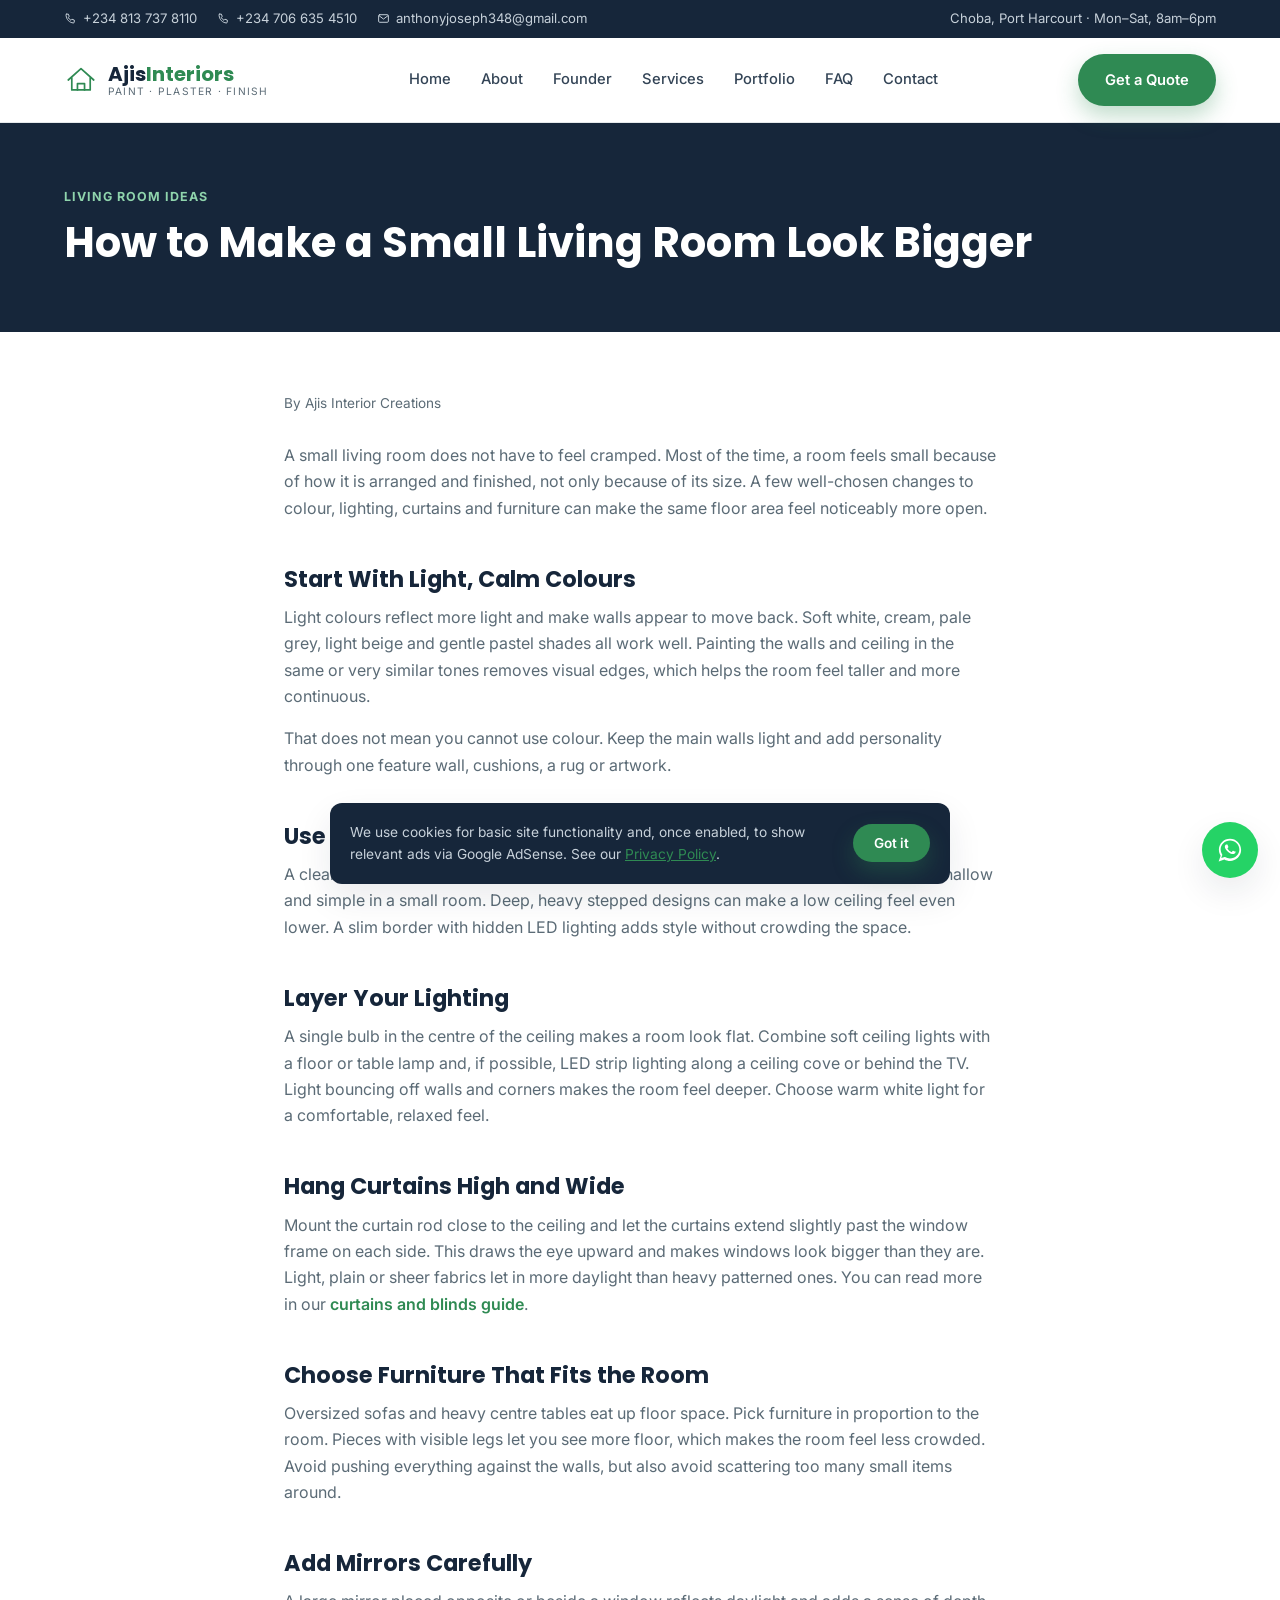
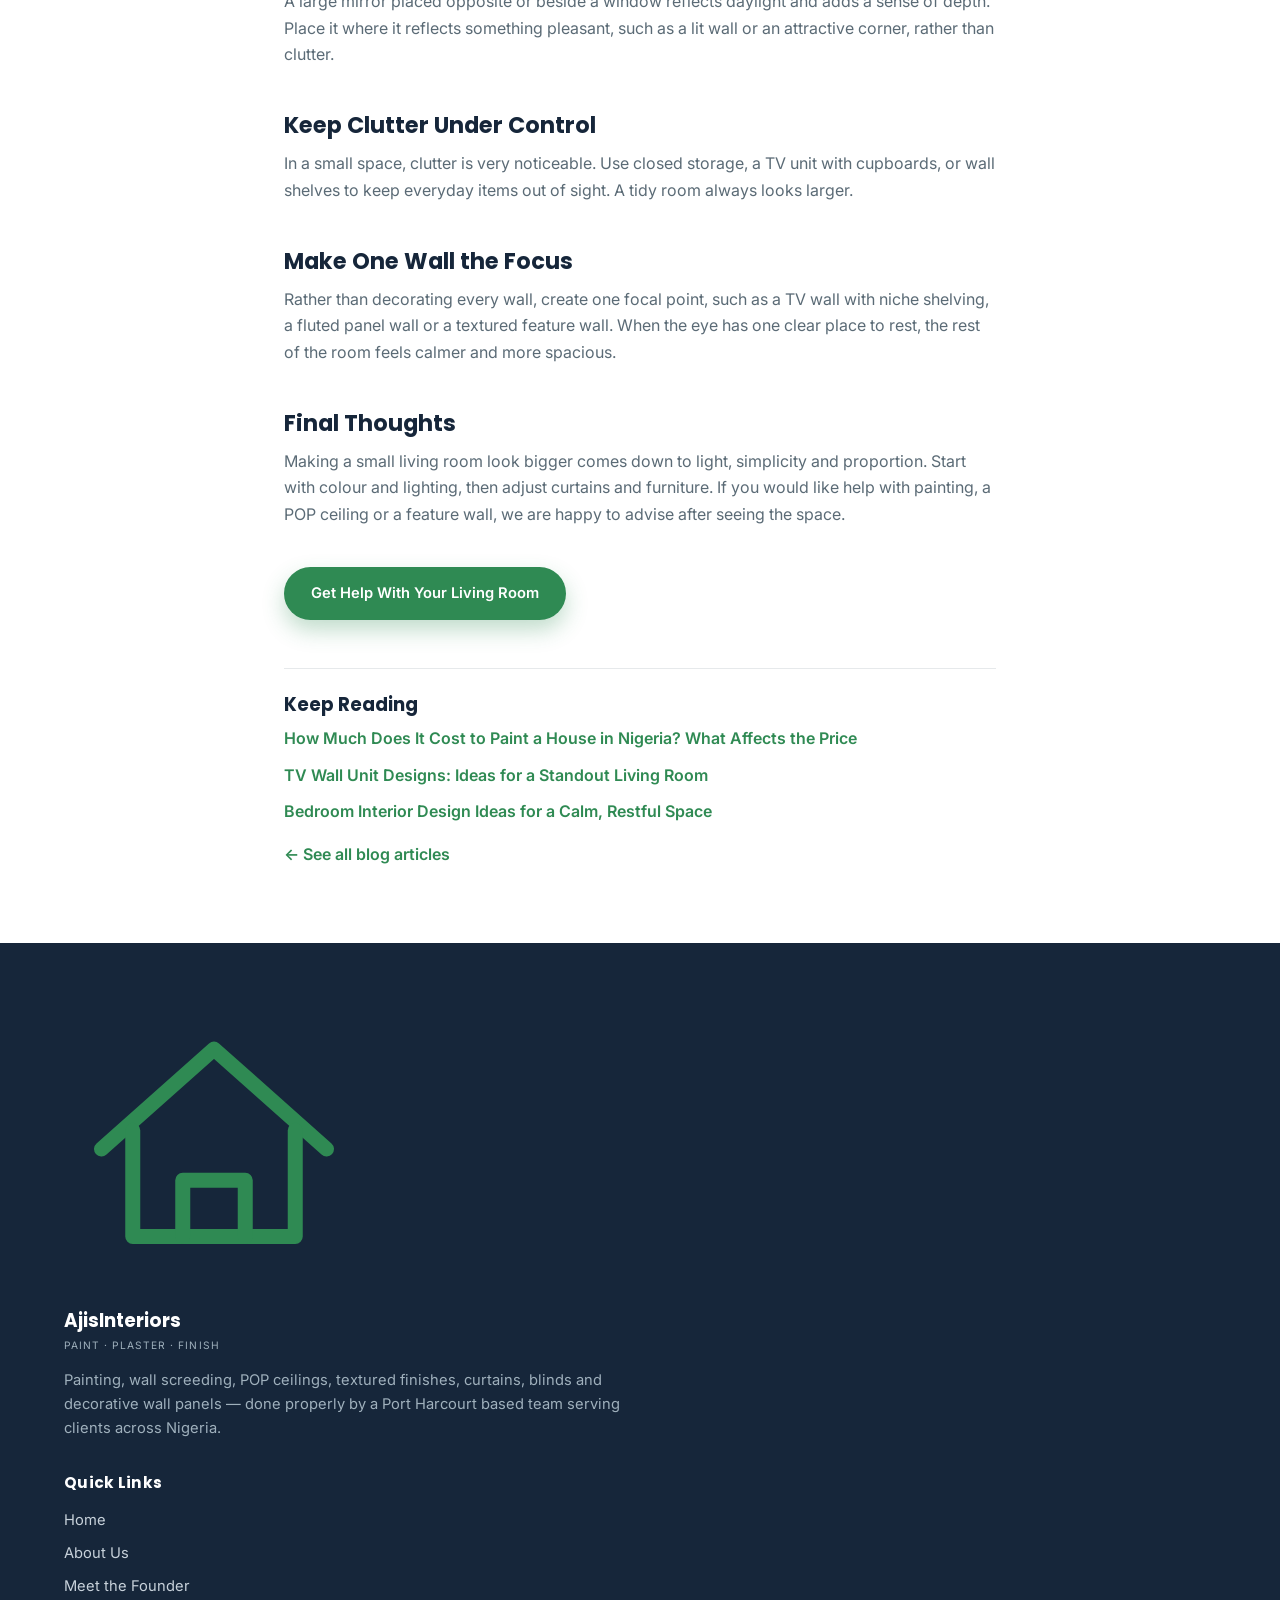
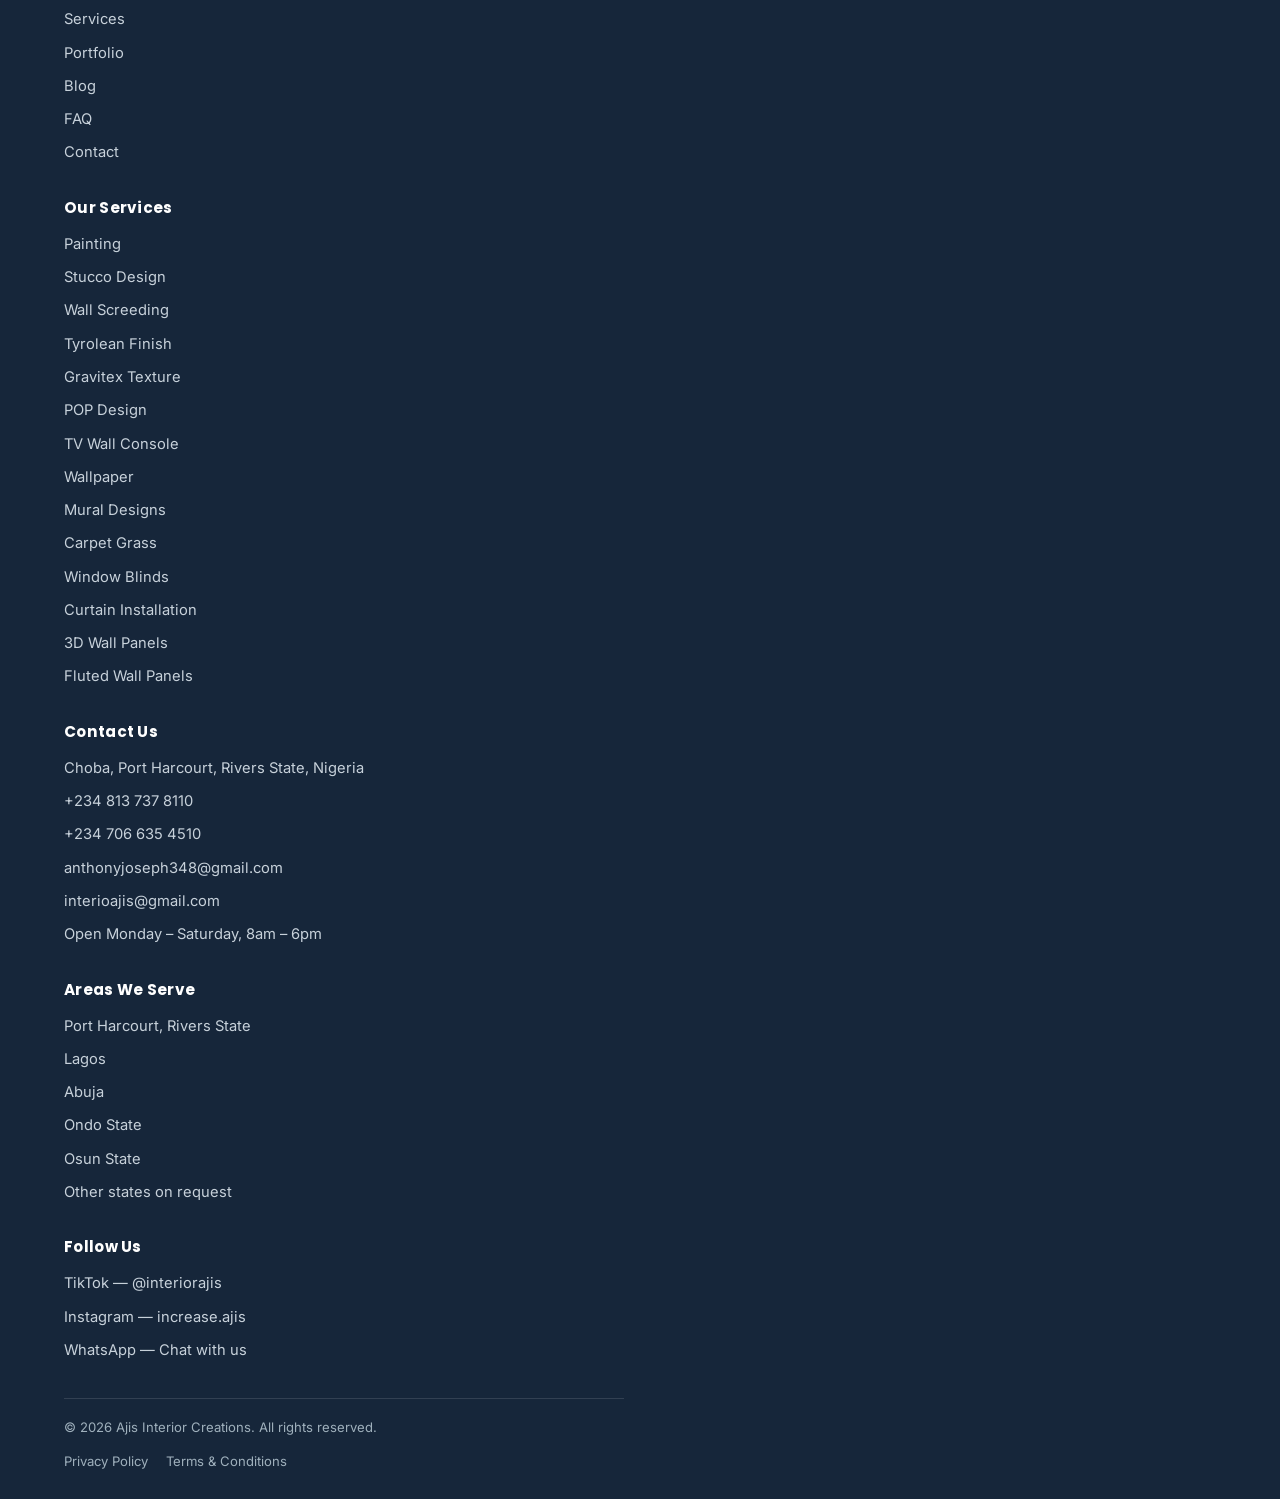
<file: small-living-room-ideas.html>
<!doctype html>
<html lang="en">
<head>
<meta charset="UTF-8">
<meta name="viewport" content="width=device-width, initial-scale=1.0">
<title>How to Make a Small Living Room Look Bigger | Ajis Interior Creations</title>
<meta name="description" content="Practical, low-cost ways to make a small living room feel larger and more comfortable: colour, ceiling, lighting, curtains, furniture scale and storage.">
<link rel="canonical" href="https://mmakaprince0-design.github.io/Ajis-Interior-Creation/articles/small-living-room-ideas.html">
<meta property="og:type" content="article">
<meta property="og:title" content="How to Make a Small Living Room Look Bigger">
<meta property="og:description" content="Practical, low-cost ways to make a small living room feel larger and more comfortable: colour, ceiling, lighting, curtains, furniture scale and storage.">
<meta property="og:image" content="https://mmakaprince0-design.github.io/Ajis-Interior-Creation/images/pop-ceiling-tv-wall.jpg">
<link rel="preconnect" href="https://fonts.googleapis.com">
<link rel="preconnect" href="https://fonts.gstatic.com" crossorigin>
<link href="https://fonts.googleapis.com/css2?family=Poppins:wght@500;600;700&family=Inter:wght@400;500;600&display=swap" rel="stylesheet">
<link rel="stylesheet" href="../style.css">
<script src="https://cdn.cookiehub.eu/c2/7d48eb61.js"></script>
<script type="text/javascript">
document.addEventListener("DOMContentLoaded", function(event) {
var cpm = {};
window.cookiehub.load(cpm);
});
</script>
<script type="application/ld+json">
{
  "@context": "https://schema.org",
  "@type": "Article",
  "headline": "How to Make a Small Living Room Look Bigger",
  "author": {
    "@type": "Person",
    "name": "Joseph Ajiodo"
  },
  "publisher": {
    "@type": "Organization",
    "name": "Ajis Interior Creations"
  },
  "image": "https://mmakaprince0-design.github.io/Ajis-Interior-Creation/images/pop-ceiling-tv-wall.jpg",
  "mainEntityOfPage": "https://mmakaprince0-design.github.io/Ajis-Interior-Creation/articles/small-living-room-ideas.html"
}
</script>
</head>
<body>

<div class="top-strip">
  <div class="container">
    <div class="top-strip-links">
      <a href="tel:+2348137378110"><svg class="ts-ic" viewBox="0 0 24 24" fill="none" stroke="currentColor" stroke-width="1.8" stroke-linecap="round" stroke-linejoin="round"><path d="M4.5 4h3.6l1.6 4.4-2 1.7a12.6 12.6 0 0 0 5.2 5.2l1.7-2 4.4 1.6v3.6c0 1-.8 1.8-1.8 1.7-7-0.5-12.7-6.2-13.2-13.2C3.3 5.3 4 4.5 4.5 4Z"/></svg> +234 813 737 8110</a>
      <a href="tel:+2347066354510"><svg class="ts-ic" viewBox="0 0 24 24" fill="none" stroke="currentColor" stroke-width="1.8" stroke-linecap="round" stroke-linejoin="round"><path d="M4.5 4h3.6l1.6 4.4-2 1.7a12.6 12.6 0 0 0 5.2 5.2l1.7-2 4.4 1.6v3.6c0 1-.8 1.8-1.8 1.7-7-0.5-12.7-6.2-13.2-13.2C3.3 5.3 4 4.5 4.5 4Z"/></svg> +234 706 635 4510</a>
      <a href="mailto:anthonyjoseph348@gmail.com"><svg class="ts-ic" viewBox="0 0 24 24" fill="none" stroke="currentColor" stroke-width="1.8" stroke-linecap="round" stroke-linejoin="round"><rect x="3" y="5" width="18" height="14" rx="2"/><path d="m4 7 8 6 8-6"/></svg> anthonyjoseph348@gmail.com</a>
    </div>
    <div>Choba, Port Harcourt · Mon–Sat, 8am–6pm</div>
  </div>
</div>

<header class="site-header">
  <div class="container">
    <a href="../index.html" class="brand">
      <span class="brand-icon" aria-hidden="true">
        <svg viewBox="0 0 48 48" fill="none" stroke="currentColor" stroke-width="2.4" stroke-linecap="round" stroke-linejoin="round">
          <path d="M6 24L24 8l18 16"/>
          <path d="M11 21v17h26V21"/>
          <path d="M19 38v-9h10v9"/>
        </svg>
      </span>
      <span class="brand-text">
        <span class="brand-name">Ajis<span>Interiors</span></span>
        <span class="brand-tag">Paint · Plaster · Finish</span>
      </span>
    </a>
    <nav class="main-nav" id="main-nav">
      <a href="../index.html">Home</a>
      <a href="../about.html">About</a>
      <a href="../founder.html">Founder</a>
      <a href="../service.html">Services</a>
      <a href="../portfolio.html">Portfolio</a>
      <a href="../index.html#faq">FAQ</a>
      <a href="../contact.html">Contact</a>
    </nav>
    <div class="header-actions">
      <a href="../contact.html" class="btn btn-primary">Get a Quote</a>
      <button class="nav-toggle" id="nav-toggle" aria-label="Toggle menu" aria-expanded="false" aria-controls="main-nav">
        <span></span><span></span><span></span>
      </button>
    </div>
  </div>
</header>

<div class="page-hero">
  <div class="container">
    <div class="eyebrow" style="color:#8fd4ac">Living Room Ideas</div>
    <h1>How to Make a Small Living Room Look Bigger</h1>
  </div>
</div>

<div class="page-content">
  <div class="container" style="max-width:760px">
    <p class="updated">By Ajis Interior Creations</p>
<p>A small living room does not have to feel cramped. Most of the time, a room feels small because of how it is arranged and finished, not only because of its size. A few well-chosen changes to colour, lighting, curtains and furniture can make the same floor area feel noticeably more open.</p>

    <h2>Start With Light, Calm Colours</h2>
    <p>Light colours reflect more light and make walls appear to move back. Soft white, cream, pale grey, light beige and gentle pastel shades all work well. Painting the walls and ceiling in the same or very similar tones removes visual edges, which helps the room feel taller and more continuous.</p>
    <p>That does not mean you cannot use colour. Keep the main walls light and add personality through one feature wall, cushions, a rug or artwork.</p>

    <h2>Use the Ceiling to Add Height</h2>
    <p>A clean, light ceiling makes a room feel taller. If you want a POP ceiling, keep the design shallow and simple in a small room. Deep, heavy stepped designs can make a low ceiling feel even lower. A slim border with hidden LED lighting adds style without crowding the space.</p>

    <h2>Layer Your Lighting</h2>
    <p>A single bulb in the centre of the ceiling makes a room look flat. Combine soft ceiling lights with a floor or table lamp and, if possible, LED strip lighting along a ceiling cove or behind the TV. Light bouncing off walls and corners makes the room feel deeper. Choose warm white light for a comfortable, relaxed feel.</p>

    <h2>Hang Curtains High and Wide</h2>
    <p>Mount the curtain rod close to the ceiling and let the curtains extend slightly past the window frame on each side. This draws the eye upward and makes windows look bigger than they are. Light, plain or sheer fabrics let in more daylight than heavy patterned ones. You can read more in our <a href="curtains-and-blinds-guide.html" style="color:var(--green);font-weight:600;">curtains and blinds guide</a>.</p>

    <h2>Choose Furniture That Fits the Room</h2>
    <p>Oversized sofas and heavy centre tables eat up floor space. Pick furniture in proportion to the room. Pieces with visible legs let you see more floor, which makes the room feel less crowded. Avoid pushing everything against the walls, but also avoid scattering too many small items around.</p>

    <h2>Add Mirrors Carefully</h2>
    <p>A large mirror placed opposite or beside a window reflects daylight and adds a sense of depth. Place it where it reflects something pleasant, such as a lit wall or an attractive corner, rather than clutter.</p>

    <h2>Keep Clutter Under Control</h2>
    <p>In a small space, clutter is very noticeable. Use closed storage, a TV unit with cupboards, or wall shelves to keep everyday items out of sight. A tidy room always looks larger.</p>

    <h2>Make One Wall the Focus</h2>
    <p>Rather than decorating every wall, create one focal point, such as a TV wall with niche shelving, a fluted panel wall or a textured feature wall. When the eye has one clear place to rest, the rest of the room feels calmer and more spacious.</p>

    <h2>Final Thoughts</h2>
    <p>Making a small living room look bigger comes down to light, simplicity and proportion. Start with colour and lighting, then adjust curtains and furniture. If you would like help with painting, a POP ceiling or a feature wall, we are happy to advise after seeing the space.</p>

    <p style="margin-top:2.5em;"><a href="../contact.html" class="btn btn-primary">Get Help With Your Living Room</a></p>

    <div class="related-posts">
      <h2>Keep Reading</h2>
      <ul><li><a href="how-much-does-it-cost-to-paint-a-house.html">How Much Does It Cost to Paint a House in Nigeria? What Affects the Price</a></li><li><a href="tv-wall-unit-designs.html">TV Wall Unit Designs: Ideas for a Standout Living Room</a></li><li><a href="bedroom-interior-design-ideas.html">Bedroom Interior Design Ideas for a Calm, Restful Space</a></li></ul>
      <p><a href="index.html">← See all blog articles</a></p>
    </div>
  </div>
</div>

<footer class="site-footer">
  <div class="container">
    <div class="footer-stack">

      <div class="footer-block">
        <a class="footer-brand" href="../index.html">
          <span class="brand-icon" aria-hidden="true"><svg viewBox="0 0 48 48" fill="none" stroke="currentColor" stroke-width="2.4" stroke-linecap="round" stroke-linejoin="round"><path d="M6 24L24 8l18 16"/><path d="M11 21v17h26V21"/><path d="M19 38v-9h10v9"/></svg></span>
          <span><span class="brand-name">AjisInteriors</span><span class="brand-tag">Paint · Plaster · Finish</span></span>
        </a>
        <p>Painting, wall screeding, POP ceilings, textured finishes, curtains, blinds and decorative wall panels — done properly by a Port Harcourt based team serving clients across Nigeria.</p>
      </div>

      <div class="footer-block">
        <h5>Quick Links</h5>
        <ul><li><a href="../index.html">Home</a></li><li><a href="../about.html">About Us</a></li><li><a href="../founder.html">Meet the Founder</a></li><li><a href="../service.html">Services</a></li><li><a href="../portfolio.html">Portfolio</a></li><li><a href="service.html">Blog</a></li><li><a href="../index.html#faq">FAQ</a></li><li><a href="../contact.html">Contact</a></li></ul>
      </div>

      <div class="footer-block">
        <h5>Our Services</h5>
        <ul><li><a href="../service.html#article-painting">Painting</a></li><li><a href="../service.html#article-stucco">Stucco Design</a></li><li><a href="../service.html#article-screeding">Wall Screeding</a></li><li><a href="../service.html#article-tyrolean">Tyrolean Finish</a></li><li><a href="../service.html#article-gravitex">Gravitex Texture</a></li><li><a href="../service.html#article-pop-design">POP Design</a></li><li><a href="../service.html#article-tv-console">TV Wall Console</a></li><li><a href="../service.html#article-wallpaper">Wallpaper</a></li><li><a href="../service.html#article-mural">Mural Designs</a></li><li><a href="../service.html#article-carpet-grass">Carpet Grass</a></li><li><a href="../service.html#article-blinds">Window Blinds</a></li><li><a href="../service.html#article-curtains">Curtain Installation</a></li><li><a href="../service.html#article-3d-panels">3D Wall Panels</a></li><li><a href="../service.html#article-fluted-panels">Fluted Wall Panels</a></li></ul>
      </div>

      <div class="footer-block">
        <h5>Contact Us</h5>
        <ul>
          <li>Choba, Port Harcourt, Rivers State, Nigeria</li>
          <li><a href="tel:+2348137378110">+234 813 737 8110</a></li>
          <li><a href="tel:+2347066354510">+234 706 635 4510</a></li>
          <li><a href="mailto:anthonyjoseph348@gmail.com">anthonyjoseph348@gmail.com</a></li>
          <li><a href="mailto:interioajis@gmail.com">interioajis@gmail.com</a></li>
          <li>Open Monday – Saturday, 8am – 6pm</li>
        </ul>
      </div>

      <div class="footer-block">
        <h5>Areas We Serve</h5>
        <ul>
          <li>Port Harcourt, Rivers State</li>
          <li>Lagos</li>
          <li>Abuja</li>
          <li>Ondo State</li>
          <li>Osun State</li>
          <li>Other states on request</li>
        </ul>
      </div>

      <div class="footer-block">
        <h5>Follow Us</h5>
        <ul>
          <li><a href="https://www.tiktok.com/@interiorajis" target="_blank" rel="noopener">TikTok — @interiorajis</a></li>
          <li><a href="https://www.instagram.com/increase.ajis" target="_blank" rel="noopener">Instagram — increase.ajis</a></li>
          <li><a href="https://wa.me/2348137378110" target="_blank" rel="noopener">WhatsApp — Chat with us</a></li>
        </ul>
      </div>

    </div>
    <div class="footer-bottom">
      <div>© <span id="year">2026</span> Ajis Interior Creations. All rights reserved.</div>
      <div class="legal-links"><a href="../privacy-policy.html">Privacy Policy</a><a href="../terms.html">Terms &amp; Conditions</a></div>
    </div>
  </div>
</footer>

<a class="whatsapp-fab" href="https://wa.me/2348137378110" aria-label="Chat on WhatsApp" target="_blank" rel="noopener">
  <svg viewBox="0 0 32 32" fill="currentColor"><path d="M16 3C9 3 3.3 8.6 3.3 15.5c0 2.6.7 5 2 7.1L3 29l6.6-2.2c2 1.1 4.2 1.7 6.4 1.7 7 0 12.7-5.6 12.7-12.5C28.7 8.6 23 3 16 3zm0 22.7c-2 0-4-.6-5.7-1.6l-.4-.2-3.9 1.3 1.3-3.8-.3-.4a10.4 10.4 0 0 1-1.7-5.5c0-5.7 4.7-10.4 10.7-10.4S26.7 9.8 26.7 15.5 22 25.7 16 25.7zm5.9-7.8c-.3-.2-1.9-.9-2.2-1s-.5-.2-.7.2-.8 1-.9 1.2-.3.2-.6 0a8.7 8.7 0 0 1-4.3-3.8c-.3-.6.3-.5.9-1.7.1-.2 0-.4 0-.5l-.9-2.2c-.2-.5-.5-.5-.7-.5h-.6c-.2 0-.5.1-.8.4-.3.3-1 1-1 2.4s1.1 2.8 1.2 3c.1.2 2.1 3.2 5.1 4.5.7.3 1.3.5 1.7.6.7.2 1.4.2 1.9.1.6-.1 1.9-.8 2.1-1.5.3-.7.3-1.4.2-1.5-.1-.2-.3-.3-.6-.4z"/></svg>
</a>

<div class="cookie-banner" id="cookie-banner" hidden>
  <p>We use cookies for basic site functionality and, once enabled, to show relevant ads via Google AdSense. See our <a href="../privacy-policy.html">Privacy Policy</a>.</p>
  <button class="btn btn-primary" id="cookie-accept">Got it</button>
</div>

<script src="../script.js"></script>
</body>
</html>
</file>
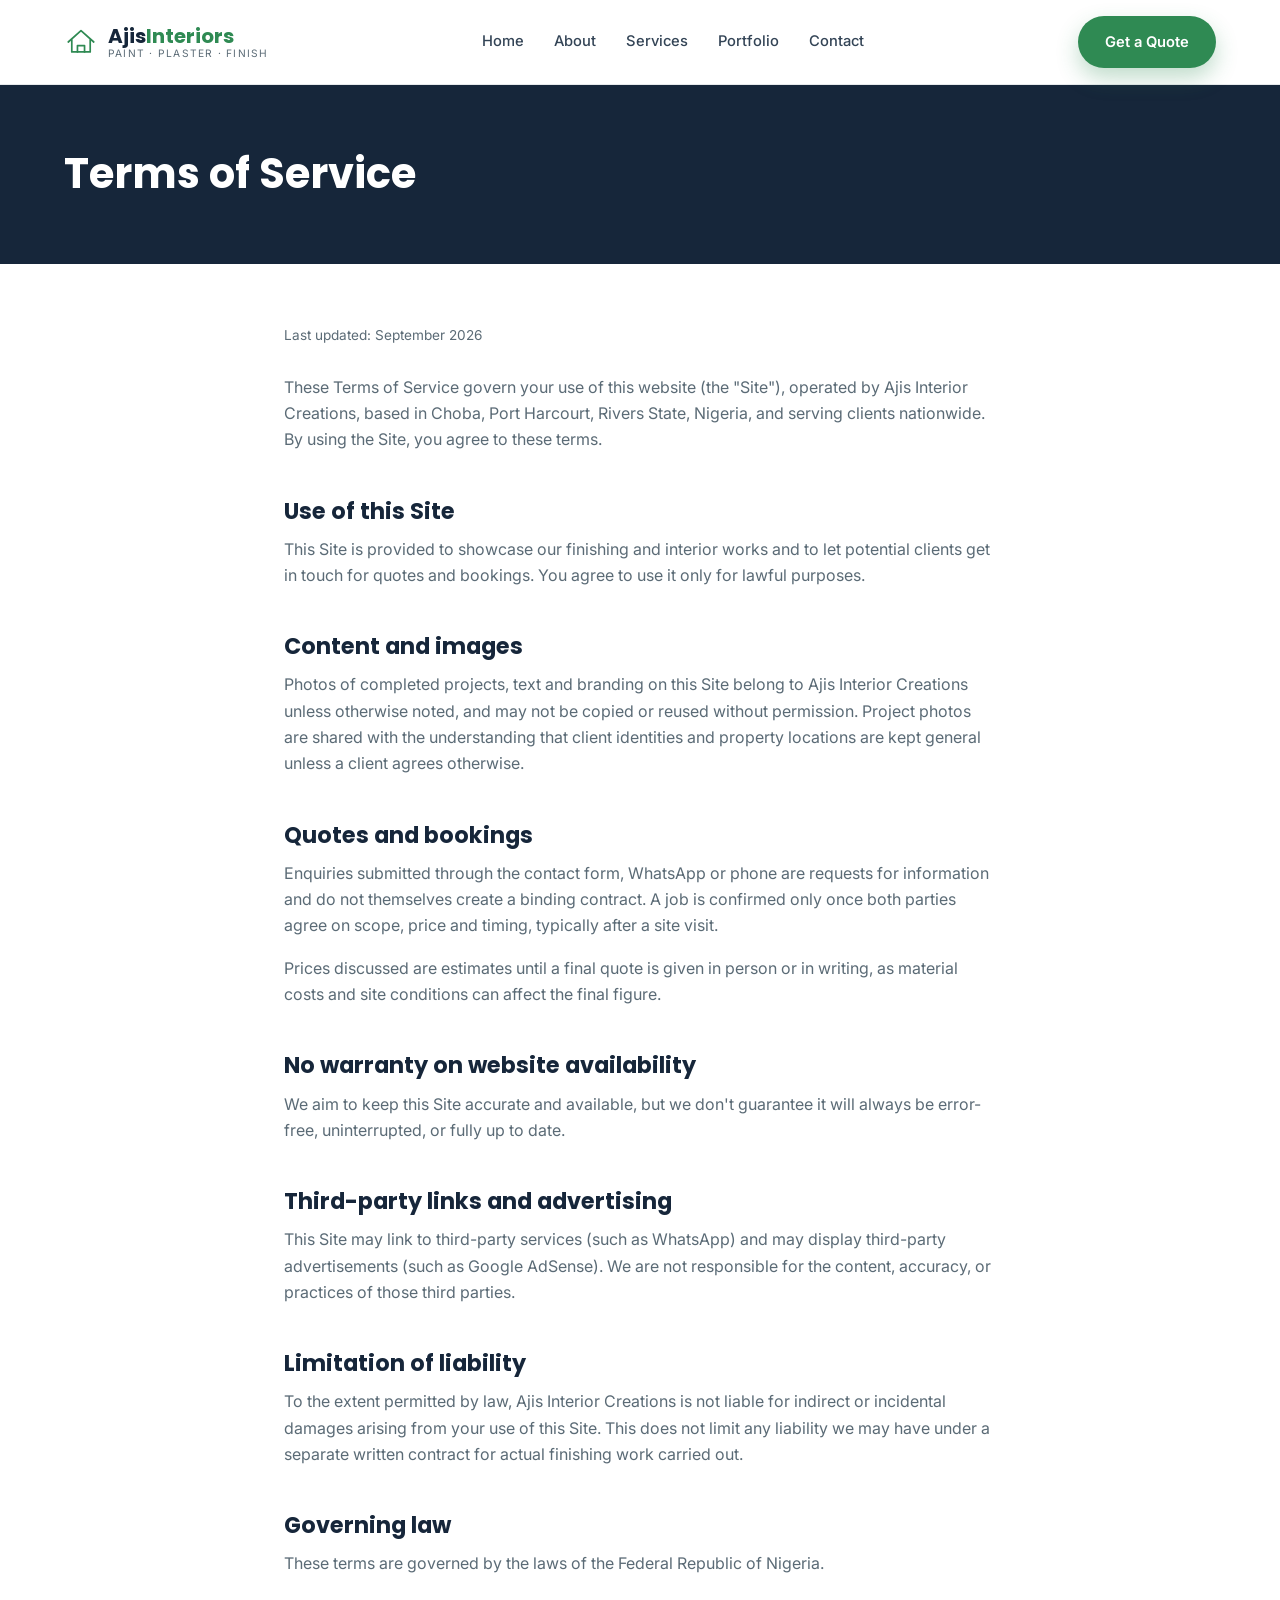
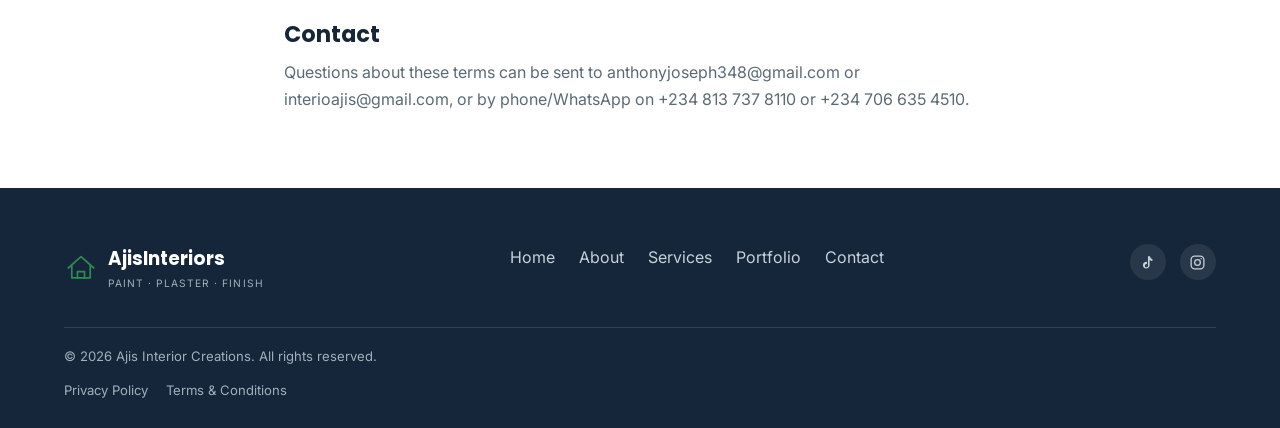
<file: terms.html>
<!doctype html>
<html lang="en">
<head>
<meta charset="UTF-8">
<meta name="viewport" content="width=device-width, initial-scale=1.0">
<title>Terms of Service | Ajis Interior Creations</title>
<meta name="description" content="Terms of service for the Ajis Interior Creations website and finishing/interior works booked through it.">
<link rel="canonical" href="https://mmakaprince0-design.github.io/Ajis-Interior-Creation/terms.html">
<meta name="robots" content="noindex, follow">
<link rel="preconnect" href="https://fonts.googleapis.com">
<link rel="preconnect" href="https://fonts.gstatic.com" crossorigin>
<link href="https://fonts.googleapis.com/css2?family=Poppins:wght@500;600;700&family=Inter:wght@400;500;600&display=swap" rel="stylesheet">
<link rel="stylesheet" href="style.css">
<script src="https://cdn.cookiehub.eu/c2/7d48eb61.js"></script>
<script type="text/javascript">
document.addEventListener("DOMContentLoaded", function(event) {
var cpm = {};
window.cookiehub.load(cpm);
});
</script>
</head>
<body>

<header class="site-header">
  <div class="container">
    <a href="index.html" class="brand">
      <span class="brand-icon" aria-hidden="true">
        <svg viewBox="0 0 48 48" fill="none" stroke="currentColor" stroke-width="2.4" stroke-linecap="round" stroke-linejoin="round">
          <path d="M6 24L24 8l18 16"/>
          <path d="M11 21v17h26V21"/>
          <path d="M19 38v-9h10v9"/>
        </svg>
      </span>
      <span class="brand-text">
        <span class="brand-name">Ajis<span>Interiors</span></span>
        <span class="brand-tag">Paint · Plaster · Finish</span>
      </span>
    </a>
    <nav class="main-nav" id="main-nav">
      <a href="index.html">Home</a>
      <a href="about.html">About</a>
      <a href="index.html#services">Services</a>
      <a href="index.html#portfolio">Portfolio</a>
      <a href="index.html#contact">Contact</a>
    </nav>
    <div class="header-actions">
      <a href="index.html#contact" class="btn btn-primary">Get a Quote</a>
      <button class="nav-toggle" id="nav-toggle" aria-label="Toggle menu" aria-expanded="false" aria-controls="main-nav">
        <span></span><span></span><span></span>
      </button>
    </div>
  </div>
</header>

<div class="page-hero">
  <div class="container">
    <h1>Terms of Service</h1>
  </div>
</div>

<div class="page-content">
  <div class="container" style="max-width:760px">
    <p class="updated">Last updated: September 2026</p>

    <p>These Terms of Service govern your use of this website (the "Site"), operated by Ajis Interior Creations, based in Choba, Port Harcourt, Rivers State, Nigeria, and serving clients nationwide. By using the Site, you agree to these terms.</p>

    <h2>Use of this Site</h2>
    <p>This Site is provided to showcase our finishing and interior works and to let potential clients get in touch for quotes and bookings. You agree to use it only for lawful purposes.</p>

    <h2>Content and images</h2>
    <p>Photos of completed projects, text and branding on this Site belong to Ajis Interior Creations unless otherwise noted, and may not be copied or reused without permission. Project photos are shared with the understanding that client identities and property locations are kept general unless a client agrees otherwise.</p>

    <h2>Quotes and bookings</h2>
    <p>Enquiries submitted through the contact form, WhatsApp or phone are requests for information and do not themselves create a binding contract. A job is confirmed only once both parties agree on scope, price and timing, typically after a site visit.</p>
    <p>Prices discussed are estimates until a final quote is given in person or in writing, as material costs and site conditions can affect the final figure.</p>

    <h2>No warranty on website availability</h2>
    <p>We aim to keep this Site accurate and available, but we don't guarantee it will always be error-free, uninterrupted, or fully up to date.</p>

    <h2>Third-party links and advertising</h2>
    <p>This Site may link to third-party services (such as WhatsApp) and may display third-party advertisements (such as Google AdSense). We are not responsible for the content, accuracy, or practices of those third parties.</p>

    <h2>Limitation of liability</h2>
    <p>To the extent permitted by law, Ajis Interior Creations is not liable for indirect or incidental damages arising from your use of this Site. This does not limit any liability we may have under a separate written contract for actual finishing work carried out.</p>

    <h2>Governing law</h2>
    <p>These terms are governed by the laws of the Federal Republic of Nigeria.</p>

    <h2>Contact</h2>
    <p>Questions about these terms can be sent to <a href="mailto:anthonyjoseph348@gmail.com">anthonyjoseph348@gmail.com</a> or <a href="mailto:interioajis@gmail.com">interioajis@gmail.com</a>, or by phone/WhatsApp on <a href="tel:+2348137378110">+234 813 737 8110</a> or <a href="tel:+2347066354510">+234 706 635 4510</a>.</p>
  </div>
</div>

<footer class="site-footer">
  <div class="container">
    <div class="footer-top">
      <div class="footer-brand">
        <span class="brand-icon" aria-hidden="true">
          <svg viewBox="0 0 48 48" fill="none" stroke="currentColor" stroke-width="2.4" stroke-linecap="round" stroke-linejoin="round"><path d="M6 24L24 8l18 16"/><path d="M11 21v17h26V21"/><path d="M19 38v-9h10v9"/></svg>
        </span>
        <span>
          <div class="brand-name">AjisInteriors</div>
          <div class="brand-tag">Paint · Plaster · Finish</div>
        </span>
      </div>
      <nav class="footer-nav">
        <a href="index.html">Home</a>
        <a href="about.html">About</a>
        <a href="service.html">Services</a>
        <a href="portfolio.html">Portfolio</a>
        <a href="contact.html">Contact</a>
      </nav>
      <div class="footer-social">
        <a href="https://www.tiktok.com/@interiorajis" target="_blank" rel="noopener" aria-label="TikTok"><svg viewBox="0 0 24 24" fill="currentColor"><path d="M16.6 5.82c-.63-.68-.98-1.57-1-2.5h-2.98v13.2c0 1.29-.86 2.31-2.13 2.31-1.28 0-2.15-1.03-2.15-2.31 0-1.55 1.35-2.68 2.87-2.4V10.9c-3.04-.42-5.72 1.87-5.72 4.87 0 2.6 2.11 4.73 4.73 4.73 2.62 0 4.73-2.13 4.73-4.73V8.61c1.14.81 2.51 1.28 4.02 1.28V6.9c-.87 0-1.68-.28-2.37-.75-.28-.19-.55-.4-.8-.63.4.35.85.63 1.3.85z"/></svg></a>
        <a href="https://www.instagram.com/increase.ajis" target="_blank" rel="noopener" aria-label="Instagram"><svg viewBox="0 0 24 24" fill="none" stroke="currentColor" stroke-width="1.8"><rect x="3" y="3" width="18" height="18" rx="5"/><circle cx="12" cy="12" r="4"/><circle cx="17.2" cy="6.8" r="1" fill="currentColor" stroke="none"/></svg></a>
      </div>
    </div>
    <div class="footer-bottom">
      <div>© <span id="year">2026</span> Ajis Interior Creations. All rights reserved.</div>
      <div class="legal-links"><a href="privacy-policy.html">Privacy Policy</a><a href="terms.html">Terms &amp; Conditions</a></div>
    </div>
  </div>
</footer>

<script src="script.js"></script>
</body>
</html>
</file>
<file: style.css>
/* =========================================================
   AJIS INTERIOR CREATIONS — stylesheet (k2design-style layout)
   Palette: deep navy, forest green accent, light grey sections,
   white rounded cards with soft shadow.
   ========================================================= */

:root{
  --navy: #16263a;
  --navy-soft: #334456;
  --green: #2f8a53;
  --green-dark: #246b40;
  --grey-bg: #f4f6f7;
  --text: #2a3540;
  --text-muted: #5b6b76;
  --line: #e6e9eb;
  --white: #ffffff;
  --shadow: 0 14px 34px rgba(22,38,58,0.09);
  --shadow-sm: 0 6px 18px rgba(22,38,58,0.08);
  --radius: 14px;
  --radius-sm: 8px;
  --font-head: "Poppins", "Segoe UI", sans-serif;
  --font-body: "Inter", "Segoe UI", sans-serif;
  --maxw: 1200px;
}

*, *::before, *::after{ box-sizing: border-box; }
html{ scroll-behavior: smooth; }
@media (prefers-reduced-motion: reduce){
  html{ scroll-behavior: auto; }
  *{ animation-duration: 0.001ms !important; animation-iteration-count: 1 !important; transition-duration: 0.001ms !important; }
}

body{
  margin: 0;
  font-family: var(--font-body);
  color: var(--text);
  background: var(--white);
  line-height: 1.65;
  -webkit-font-smoothing: antialiased;
}

img{ max-width: 100%; display: block; }
a{ color: inherit; text-decoration: none; }
ul{ margin: 0; padding: 0; list-style: none; }
h1,h2,h3,h4{ font-family: var(--font-head); font-weight: 700; color: var(--navy); margin: 0 0 0.5em; line-height: 1.2; }
p{ margin: 0 0 1em; color: var(--text-muted); }
.container{ max-width: var(--maxw); margin: 0 auto; padding: 0 24px; }
.visually-hidden{ position:absolute; width:1px; height:1px; overflow:hidden; clip:rect(0 0 0 0); white-space:nowrap; }

a:focus-visible, button:focus-visible, input:focus-visible, textarea:focus-visible, select:focus-visible{
  outline: 2px solid var(--green);
  outline-offset: 3px;
}

/* ---------- Buttons ---------- */
.btn{
  display: inline-flex;
  align-items: center;
  gap: 8px;
  padding: 13px 26px;
  font-family: var(--font-body);
  font-size: 0.92rem;
  font-weight: 600;
  border-radius: 999px;
  border: 1px solid transparent;
  cursor: pointer;
  transition: background .2s ease, color .2s ease, border-color .2s ease, transform .15s ease, box-shadow .2s ease;
}
.btn-primary{ background: var(--green); color: var(--white); box-shadow: 0 10px 22px rgba(47,138,83,0.3); }
.btn-primary:hover{ background: var(--green-dark); transform: translateY(-1px); }
.btn-ghost{ background: rgba(255,255,255,0.12); color: var(--white); border-color: rgba(255,255,255,0.4); }
.btn-ghost:hover{ background: rgba(255,255,255,0.2); }
.btn-outline{ background: transparent; color: var(--navy); border-color: var(--line); }
.btn-outline:hover{ border-color: var(--green); color: var(--green); }
.btn-block{ width: 100%; justify-content: center; }
.btn-sm{ padding: 9px 18px; font-size: 0.85rem; }

/* ---------- Top strip ---------- */
.top-strip{ background: var(--navy); color: #c7d1da; font-size: 0.82rem; }
.top-strip .container{ display:flex; justify-content: space-between; align-items:center; padding: 8px 24px; gap: 16px; flex-wrap: wrap; }
.top-strip a{ color: #c7d1da; }
.top-strip a:hover{ color: var(--green); }
.top-strip-links{ display:flex; gap: 20px; flex-wrap: wrap; }
.top-strip-links a{ display:inline-flex; align-items:center; gap:6px; }
.ts-ic{ width:13px; height:13px; flex-shrink:0; }

/* ---------- Header / navbar ---------- */
.site-header{ position: sticky; top: 0; z-index: 50; background: var(--white); border-bottom: 1px solid var(--line); }
.site-header .container{ display: flex; align-items: center; justify-content: space-between; padding: 16px 24px; }
.brand{ display:flex; align-items:center; gap:10px; }
.brand-icon{ width:34px; height:34px; color: var(--green); flex-shrink:0; }
.brand-icon svg{ width:100%; height:100%; }
.brand-text{ display:flex; flex-direction:column; line-height:1; }
.brand-text .brand-name{ font-family: var(--font-head); font-size: 1.25rem; font-weight: 700; color: var(--navy); }
.brand-text .brand-name span{ color: var(--green); }
.brand-text .brand-tag{ font-size: 0.64rem; letter-spacing: 0.12em; color: var(--text-muted); margin-top: 2px; text-transform: uppercase; }

.main-nav{ display:flex; align-items:center; gap: 30px; }
.main-nav a{ font-size: 0.92rem; font-weight: 500; color: var(--navy-soft); padding: 6px 0; border-bottom: 2px solid transparent; }
.main-nav a:hover, .main-nav a.active{ color: var(--green); border-color: var(--green); }
.header-actions{ display:flex; align-items:center; gap:18px; }
.nav-toggle{ display:none; background:none; border:none; cursor:pointer; padding:8px; flex-direction:column; gap:5px; }
.nav-toggle span{ width:24px; height:2px; background:var(--navy); display:block; }

@media (max-width: 880px){
  .main-nav{ position:absolute; top:100%; left:0; right:0; background: var(--white); flex-direction:column; align-items:flex-start; padding: 12px 24px 24px; gap: 4px; border-bottom: 1px solid var(--line); display:none; box-shadow: var(--shadow-sm); }
  .main-nav.open{ display:flex; }
  .main-nav a{ width:100%; padding: 10px 0; border-bottom:none; }
  .nav-toggle{ display:flex; }
  .header-actions .btn-primary{ padding: 10px 18px; font-size:0.85rem; }
}

/* ---------- Hero (sliding background carousel) ---------- */
.hero{ position: relative; min-height: 86vh; display:flex; align-items:center; overflow:hidden; background: var(--navy); }
.hero-slides{ position:absolute; inset:0; display:flex; width:100%; height:100%; transition: transform 1s cubic-bezier(.65,0,.35,1); }
.hero-slide{ flex: 0 0 100%; width:100%; height:100%; }
.hero-slide img{ width:100%; height:100%; object-fit:cover; }
.hero-overlay{
  position:absolute; inset:0; z-index:1;
  background: linear-gradient(100deg, rgba(22,38,58,0.88) 0%, rgba(22,38,58,0.62) 45%, rgba(22,38,58,0.35) 100%);
}
.hero-inner{ position:relative; z-index:2; width:100%; }
.hero-copy{ max-width: 620px; }
.hero .eyebrow{ color: #8fd4ac; }
.hero h1{ color: var(--white); font-size: clamp(2.2rem, 4.4vw, 3.3rem); }
.hero p.lede{ color: #dbe2e7; font-size: 1.08rem; max-width: 50ch; }
.hero-ctas{ display:flex; gap:14px; flex-wrap:wrap; margin-top: 8px; }
.hero-dots{ position:absolute; z-index:2; left:0; right:0; bottom:22px; display:flex; justify-content:center; gap:9px; }
.hero-dots button{ width:9px; height:9px; border-radius:50%; border:none; background: rgba(255,255,255,0.4); padding:0; cursor:pointer; transition: background .2s ease, transform .2s ease; }
.hero-dots button.active{ background: var(--green); transform: scale(1.25); }

/* ---------- Dancing dots (decorative accent, hero) ---------- */
.dancing-dots{ display:flex; align-items:flex-end; gap:7px; height:18px; margin-bottom:16px; }
.dancing-dots span{
  width:8px; height:8px; border-radius:50%;
  background: var(--green);
  box-shadow: 0 0 10px rgba(143,212,172,0.7);
  animation: dot-dance 1.1s ease-in-out infinite;
}
.dancing-dots span:nth-child(1){ animation-delay: 0s; }
.dancing-dots span:nth-child(2){ animation-delay: .12s; }
.dancing-dots span:nth-child(3){ animation-delay: .24s; }
.dancing-dots span:nth-child(4){ animation-delay: .36s; }
.dancing-dots span:nth-child(5){ animation-delay: .48s; }
@keyframes dot-dance{
  0%, 60%, 100% { transform: translateY(0); opacity: 0.65; }
  30% { transform: translateY(-10px); opacity: 1; }
}
@media (prefers-reduced-motion: reduce){
  .dancing-dots span{ animation: none; opacity: 0.85; }
}
@media (max-width: 880px){ .hero{ min-height: 78vh; } }

/* ---------- Icon strip ---------- */
.icon-strip{ border-top: 1px solid var(--line); border-bottom: 1px solid var(--line); }
.icon-strip .container{ display:grid; grid-template-columns: repeat(4,1fr); }
.icon-strip-item{ padding: 36px 28px; border-left: 1px solid var(--line); }
.icon-strip-item:first-child{ border-left:none; }
.icon-strip-item .ic{ width:34px; height:34px; color: var(--green); margin-bottom: 14px; }
.icon-strip-item .ic svg{ width:100%; height:100%; }
.icon-strip-item h3{ font-size: 1rem; margin-bottom: 6px; }
.icon-strip-item p{ font-size: 0.88rem; margin:0; }
@media (max-width: 880px){ .icon-strip .container{ grid-template-columns: repeat(2,1fr); } .icon-strip-item:nth-child(3){ border-left:none; } }
@media (max-width: 540px){ .icon-strip .container{ grid-template-columns: 1fr; } .icon-strip-item{ border-left:none !important; border-top:1px solid var(--line); } .icon-strip-item:first-child{ border-top:none; } }

/* ---------- Section shell ---------- */
section{ padding: 88px 0; }
.eyebrow{ font-size: 0.78rem; font-weight: 700; letter-spacing: 0.08em; text-transform: uppercase; color: var(--green); margin-bottom: 10px; }
.alt-bg{ background: var(--grey-bg); }

/* ---------- Featured projects / card grids ---------- */
.featured-wrap{ display:grid; grid-template-columns: 0.85fr 2fr; gap: 48px; align-items:start; }
.featured-head h2{ font-size: clamp(1.8rem, 3vw, 2.3rem); }
.card-grid{ display:grid; grid-template-columns: repeat(3,1fr); gap: 22px; }
.proj-card{ background: var(--white); border-radius: var(--radius); overflow:hidden; box-shadow: var(--shadow-sm); transition: transform .2s ease, box-shadow .2s ease; }
.proj-card:hover{ transform: translateY(-4px); box-shadow: var(--shadow); }
.proj-card img{ width:100%; aspect-ratio: 4/3; object-fit:cover; }
.proj-card .info{ padding: 16px 18px 20px; }
.proj-card .info h4{ font-size: 1rem; margin-bottom: 2px; }
.proj-card .info .tag{ font-size: 0.82rem; color: var(--text-muted); }
@media (max-width: 980px){ .featured-wrap{ grid-template-columns: 1fr; } .card-grid{ grid-template-columns: repeat(2,1fr); } }
@media (max-width: 560px){ .card-grid{ grid-template-columns: 1fr; } }

.gallery-grid{ display:grid; grid-template-columns: repeat(3,1fr); gap: 22px; }
@media (max-width: 980px){ .gallery-grid{ grid-template-columns: repeat(2,1fr); } }
@media (max-width: 560px){ .gallery-grid{ grid-template-columns: 1fr; } }

.section-more{ text-align:center; margin-top: 44px; }
.section-more-row{ display:flex; justify-content:center; gap:14px; flex-wrap:wrap; margin-top:44px; }

/* ---------- About split ---------- */
.about-wrap{ display:grid; grid-template-columns: 0.9fr 1.1fr; gap: 64px; align-items:center; }
.about-media{ position:relative; }
.about-media img{ border-radius: var(--radius); box-shadow: var(--shadow); width:100%; aspect-ratio: 4/3.4; object-fit:cover; position:relative; z-index:2; }
.about-media::before{ content:""; position:absolute; inset: -18px -18px 18px 18px; background: var(--green); border-radius: var(--radius); z-index:1; }
.check-grid{ display:grid; grid-template-columns: 1fr 1fr; gap: 10px 24px; margin: 22px 0 28px; }
.check-grid li{ display:flex; align-items:center; gap:10px; font-size: 0.95rem; color: var(--text); }
.check-grid svg{ width:18px; height:18px; color: var(--green); flex-shrink:0; }
@media (max-width: 880px){ .about-wrap{ grid-template-columns: 1fr; } .about-media{ margin-bottom: 20px;} .check-grid{ grid-template-columns: 1fr; } }

/* ---------- Dark CTA band ---------- */
/* ---------- FAQ accordion ---------- */
.faq-list{ max-width: 820px; margin: 0 auto; display:flex; flex-direction:column; gap: 12px; }
.faq-item{ background: var(--white); border: 1px solid var(--line); border-radius: var(--radius); overflow:hidden; }
.faq-item summary{
  list-style:none; cursor:pointer; padding: 20px 24px;
  display:flex; justify-content:space-between; align-items:center; gap:16px;
  font-family: var(--font-head); font-weight:600; color: var(--navy); font-size:1.02rem;
}
.faq-item summary::-webkit-details-marker{ display:none; }
.faq-item summary::after{
  content:"+"; font-size:1.5rem; line-height:1; color: var(--green); flex-shrink:0;
  transition: transform .2s ease;
}
.faq-item[open] summary::after{ transform: rotate(45deg); }
.faq-item[open]{ border-color: var(--green); }
.faq-item .faq-answer{ padding: 0 24px 22px; }
.faq-item .faq-answer p{ margin:0; }

/* ---------- Comments ---------- */
.comments-wrap{ max-width: 820px; margin: 0 auto; }
.comment-form{ background: var(--white); border-radius: var(--radius); box-shadow: var(--shadow-sm); padding: 28px; margin-bottom: 28px; }
.comment-form .row{ display:grid; grid-template-columns: 1fr 1fr; gap:16px; margin-bottom:16px; }
.comment-form .full{ margin-bottom:16px; }
.star-input{ display:flex; gap:4px; }
.star-input button{
  background:none; border:none; cursor:pointer; font-size:1.6rem; line-height:1;
  color: #cbd3d9; padding:0 2px; transition: color .15s ease, transform .15s ease;
}
.star-input button.on{ color:#f5a623; }
.star-input button:hover{ transform: scale(1.12); }
.comment-note{ font-size:0.82rem; color: var(--text-muted); margin: 12px 0 0; }
.comment-list{ display:flex; flex-direction:column; gap:16px; }
.comment-card{ background: var(--white); border:1px solid var(--line); border-radius: var(--radius); padding: 20px 22px; }
.comment-head{ display:flex; align-items:center; gap:12px; margin-bottom:10px; }
.comment-avatar{
  width:40px; height:40px; border-radius:50%; background: var(--green); color:#fff;
  display:flex; align-items:center; justify-content:center; font-weight:700; font-family: var(--font-head);
}
.comment-meta .name{ font-weight:600; color: var(--navy); font-size:0.95rem; }
.comment-meta .when{ font-size:0.78rem; color: var(--text-muted); }
.comment-stars{ color:#f5a623; margin-left:auto; letter-spacing:2px; }
.comment-card p{ margin:0 0 12px; color: var(--navy-soft); }
.comment-actions{ display:flex; gap:16px; font-size:0.85rem; }
.comment-actions button{ background:none; border:none; cursor:pointer; color: var(--text-muted); font-weight:600; padding:0; }
.comment-actions button:hover{ color: var(--green); }
.comment-empty{ text-align:center; color: var(--text-muted); padding: 24px; }
@media (max-width: 560px){ .comment-form .row{ grid-template-columns: 1fr; } }

a.proj-card{ display:block; color:inherit; }
a.proj-card:hover .info h4{ color: var(--green); }

.cta-band{ background: var(--navy); color: var(--white); text-align:center; padding: 72px 0; }
.cta-band .eyebrow{ color: #8fd4ac; }
.cta-band h2{ color: var(--white); font-size: clamp(1.8rem,3.4vw,2.4rem); }
.cta-band p{ color: #c7d1da; max-width: 50ch; margin: 0 auto 28px; }

/* ---------- Testimonials ---------- */
.testi-grid{ display:grid; grid-template-columns: repeat(3,1fr); gap: 26px; }
.testi-card{ background: var(--white); border-radius: var(--radius); padding: 30px; box-shadow: var(--shadow-sm); }
.testi-quote{ color: var(--green); font-size: 2.2rem; font-family: var(--font-head); line-height:1; margin-bottom: 10px; }
.testi-card p{ color: var(--text); font-style: italic; }
.testi-stars{ color: #e8a93a; letter-spacing: 2px; font-size: 0.9rem; margin-top: 14px; }
.testi-person{ margin-top: 8px; }
.testi-person .name{ font-weight:700; color: var(--navy); font-size:0.92rem; }
.testi-person .loc{ font-size:0.8rem; color: var(--text-muted); }
@media (max-width: 880px){ .testi-grid{ grid-template-columns: 1fr; } }

/* ---------- Contact ---------- */
.contact-wrap{ display:grid; grid-template-columns: 1fr 1.2fr; gap: 56px; }
.info-row{ display:flex; gap:16px; padding: 18px 0; border-top: 1px solid var(--line); }
.info-row:last-of-type{ border-bottom: 1px solid var(--line); }
.info-row .ic{ width:22px; height:22px; color: var(--green); flex-shrink:0; margin-top:2px; }
.info-row .ic svg{ width:100%; height:100%; }
.info-row h4{ margin:0 0 2px; font-size: 0.95rem; }
.info-row p{ margin:0; color:var(--text-muted); font-size:0.92rem; }

.contact-form{ background: var(--white); border-radius: var(--radius); box-shadow: var(--shadow); padding: 36px; }
.contact-form h3{ font-size:1.3rem; }
.form-note{ color:var(--text-muted); font-size:0.88rem; margin-bottom: 22px; }
.form-grid{ display:grid; grid-template-columns: 1fr 1fr; gap: 16px; }
.form-grid .full{ grid-column: 1 / -1; }
label{ display:block; font-size:0.82rem; font-weight:600; margin-bottom:6px; color: var(--navy); }
input, select, textarea{
  width:100%; padding: 12px 14px; font-family: var(--font-body); font-size:0.95rem;
  border: 1px solid var(--line); background: var(--grey-bg); border-radius: var(--radius-sm); color: var(--text);
}
textarea{ min-height: 110px; resize: vertical; }
.form-status{ margin-top: 12px; font-size: 0.88rem; }
@media (max-width: 900px){ .contact-wrap{ grid-template-columns: 1fr; } }
@media (max-width: 560px){ .form-grid{ grid-template-columns: 1fr; } }

/* ---------- Footer ---------- */
.site-footer{ background: var(--navy); color: #c7d1da; padding-top: 56px; }
.footer-top{ display:flex; justify-content:space-between; align-items:flex-start; gap: 24px; flex-wrap:wrap; padding-bottom: 36px; border-bottom: 1px solid rgba(255,255,255,0.12); }
.footer-brand{ display:flex; align-items:center; gap:10px; }
.footer-brand .brand-icon{ color: var(--green); }
.footer-brand .brand-name{ color: var(--white); font-family: var(--font-head); font-weight:700; font-size:1.15rem; }
.footer-brand .brand-tag{ font-size: 0.64rem; letter-spacing:0.1em; color:#9fb0bc; text-transform:uppercase; }
.footer-nav{ display:flex; gap: 24px; flex-wrap:wrap; }
.footer-nav a:hover{ color: var(--green); }
.footer-social{ display:flex; gap:14px; }
.footer-social a{ width:36px; height:36px; border-radius:50%; background: rgba(255,255,255,0.08); display:flex; align-items:center; justify-content:center; }
.footer-social a:hover{ background: var(--green); }
.footer-social svg{ width:17px; height:17px; }
.footer-bottom{ padding: 18px 0 26px; display:flex; justify-content:space-between; align-items:center; flex-wrap:wrap; gap:12px; font-size: 0.82rem; color: #9fb0bc; }
.footer-bottom .legal-links{ display:flex; gap:18px; }
.footer-bottom a:hover{ color: var(--green); }
@media (max-width: 620px){ .footer-top{ flex-direction:column; align-items:flex-start; } }

/* ---------- Vertical footer ---------- */
.footer-stack{
  display:flex; flex-direction:column; gap: 30px;
  max-width: 560px; padding-bottom: 36px;
  border-bottom: 1px solid rgba(255,255,255,0.12);
}
.footer-block h5{
  color: var(--white); font-family: var(--font-head); font-size: 0.95rem;
  letter-spacing: 0.02em; margin: 0 0 12px;
}
.footer-block ul{ list-style:none; margin:0; padding:0; display:flex; flex-direction:column; gap: 9px; font-size: 0.92rem; }
.footer-block li{ color: #c7d1da; max-width:none; margin:0; }
.footer-block p{ color:#9fb0bc; font-size:0.92rem; margin: 14px 0 0; max-width:none; }
.footer-block a{ color:#c7d1da; }
.footer-block a:hover{ color:#8fd4ac; }
.footer-block .footer-brand{ display:inline-flex; align-items:center; gap:10px; }
.footer-block .footer-brand > span:last-child{ display:flex; flex-direction:column; }
.footer-bottom{ flex-direction:column; align-items:flex-start; }
.footer-bottom .legal-links{ flex-wrap:wrap; }

/* ---------- Blog: related posts ---------- */
.page-content .related-posts{ margin-top: 3em; padding-top: 1.6em; border-top: 1px solid var(--line); }
.page-content .related-posts h2{ font-size: 1.15rem; margin-top: 0; }
.page-content .related-posts ul{ list-style:none; padding-left:0; margin: 0 0 1em; display:flex; flex-direction:column; gap:10px; }
.page-content .related-posts li{ margin:0; }
.page-content .related-posts a{ color: var(--green); font-weight:600; }
.page-content .related-posts a:hover{ text-decoration: underline; }

/* ---------- WhatsApp FAB ---------- */
.whatsapp-fab{ position: fixed; right: 22px; bottom: 22px; z-index: 60; width: 56px; height: 56px; border-radius: 50%; background: #25D366; color:#fff; display:flex; align-items:center; justify-content:center; box-shadow: var(--shadow); }
.whatsapp-fab svg{ width: 28px; height: 28px; }

/* ---------- Cookie banner ---------- */
.cookie-banner{ position: fixed; left: 16px; right: 16px; bottom: 16px; z-index: 70; max-width: 620px; margin: 0 auto; background: var(--navy); color: #c7d1da; padding: 18px 20px; border-radius: 12px; display:flex; flex-wrap:wrap; gap:14px; align-items:center; justify-content:space-between; box-shadow: var(--shadow); }
.cookie-banner[hidden]{ display:none; }
.cookie-banner p{ margin:0; font-size:0.86rem; flex:1 1 260px; color:#c7d1da; }
.cookie-banner a{ color: var(--green); text-decoration: underline; }
.cookie-banner .btn{ padding: 10px 20px; font-size: 0.85rem; }

/* ---------- Video showcase (project videos) ---------- */
.video-grid{
  display:grid;
  grid-template-columns: repeat(3, 1fr);
  gap: 20px;
}
.video-card{
  position: relative;
  overflow: hidden;
  border-radius: 20px;
  background: #0d0d0d;
  aspect-ratio: 3 / 4.6;
  box-shadow: 0 10px 30px rgba(0,0,0,0.18);
}
.video-card video{
  position: absolute; inset: 0;
  width: 100%; height: 100%;
  object-fit: cover;
  display: block;
}
.video-card .vc-overlay{
  position: absolute; inset: 0;
  background: linear-gradient(180deg, rgba(0,0,0,0) 38%, rgba(0,0,0,0.78) 100%);
  pointer-events: none;
}
.video-card .vc-play{
  position: absolute; top: 50%; left: 50%;
  transform: translate(-50%, -50%);
  width: 64px; height: 64px;
  border-radius: 50%;
  background: rgba(255,255,255,0.92);
  border: none;
  display: flex; align-items: center; justify-content: center;
  cursor: pointer;
  box-shadow: 0 6px 20px rgba(0,0,0,0.35);
  transition: transform .2s ease, background .2s ease;
}
.video-card .vc-play:hover{ transform: translate(-50%, -50%) scale(1.06); background: #fff; }
.video-card .vc-play svg{ width: 24px; height: 24px; fill: #221c17; margin-left: 3px; }
.video-card.is-playing .vc-play{ display: none; }
.video-card .vc-text{
  position: absolute; left: 22px; right: 22px; bottom: 20px;
  z-index: 2;
}
.video-card .vc-title{
  font-family: "Poppins", var(--font-display, sans-serif);
  font-weight: 700;
  font-size: clamp(1.3rem, 2.4vw, 1.7rem);
  color: #fff;
  margin: 0 0 14px;
  text-shadow: 0 2px 10px rgba(0,0,0,0.35);
}
.video-card .vc-btn{
  display: inline-flex; align-items: center; gap: 8px;
  background: #ff5a1f;
  color: #fff;
  font-weight: 700;
  font-size: 0.82rem;
  letter-spacing: 0.03em;
  text-transform: uppercase;
  padding: 13px 20px;
  border-radius: 999px;
  box-shadow: 0 6px 16px rgba(255,90,31,0.4);
  transition: background .2s ease, transform .15s ease;
}
.video-card .vc-btn:hover{ background: #e2470f; transform: translateY(-1px); }
.video-card .vc-btn svg{ width: 14px; height: 14px; }
@media (max-width: 900px){
  .video-grid{ grid-template-columns: 1fr; }
  .video-card{ aspect-ratio: 9 / 13; }
}

/* ---------- Simple content pages ---------- */
.page-hero{ background: var(--navy); color: var(--white); padding: 64px 0 44px; }
.page-hero h1{ color: var(--white); font-size: clamp(1.9rem,3.6vw,2.6rem); }
.page-content{ padding: 60px 0; }
.page-content h2{ font-size: 1.4rem; margin-top: 2em; color: var(--navy); }
.page-content p, .page-content li{ color: var(--text-muted); max-width: 74ch; }
.page-content ul{ list-style: disc; padding-left: 1.4em; margin-bottom: 1em; }
.page-content ul li{ margin-bottom: 0.5em; }
.updated{ color: var(--text-muted); font-size:0.85rem; margin-bottom: 2em; }


/* ---------- Logo image ---------- */
.brand-logo{ display:block; width:84px; height:84px; }
.footer-logo{ display:block; width:120px; height:120px; }
.footer-block .footer-brand{ display:inline-block; }
@media (max-width: 720px){ .brand-logo{ width:64px; height:64px; } }
</file>
